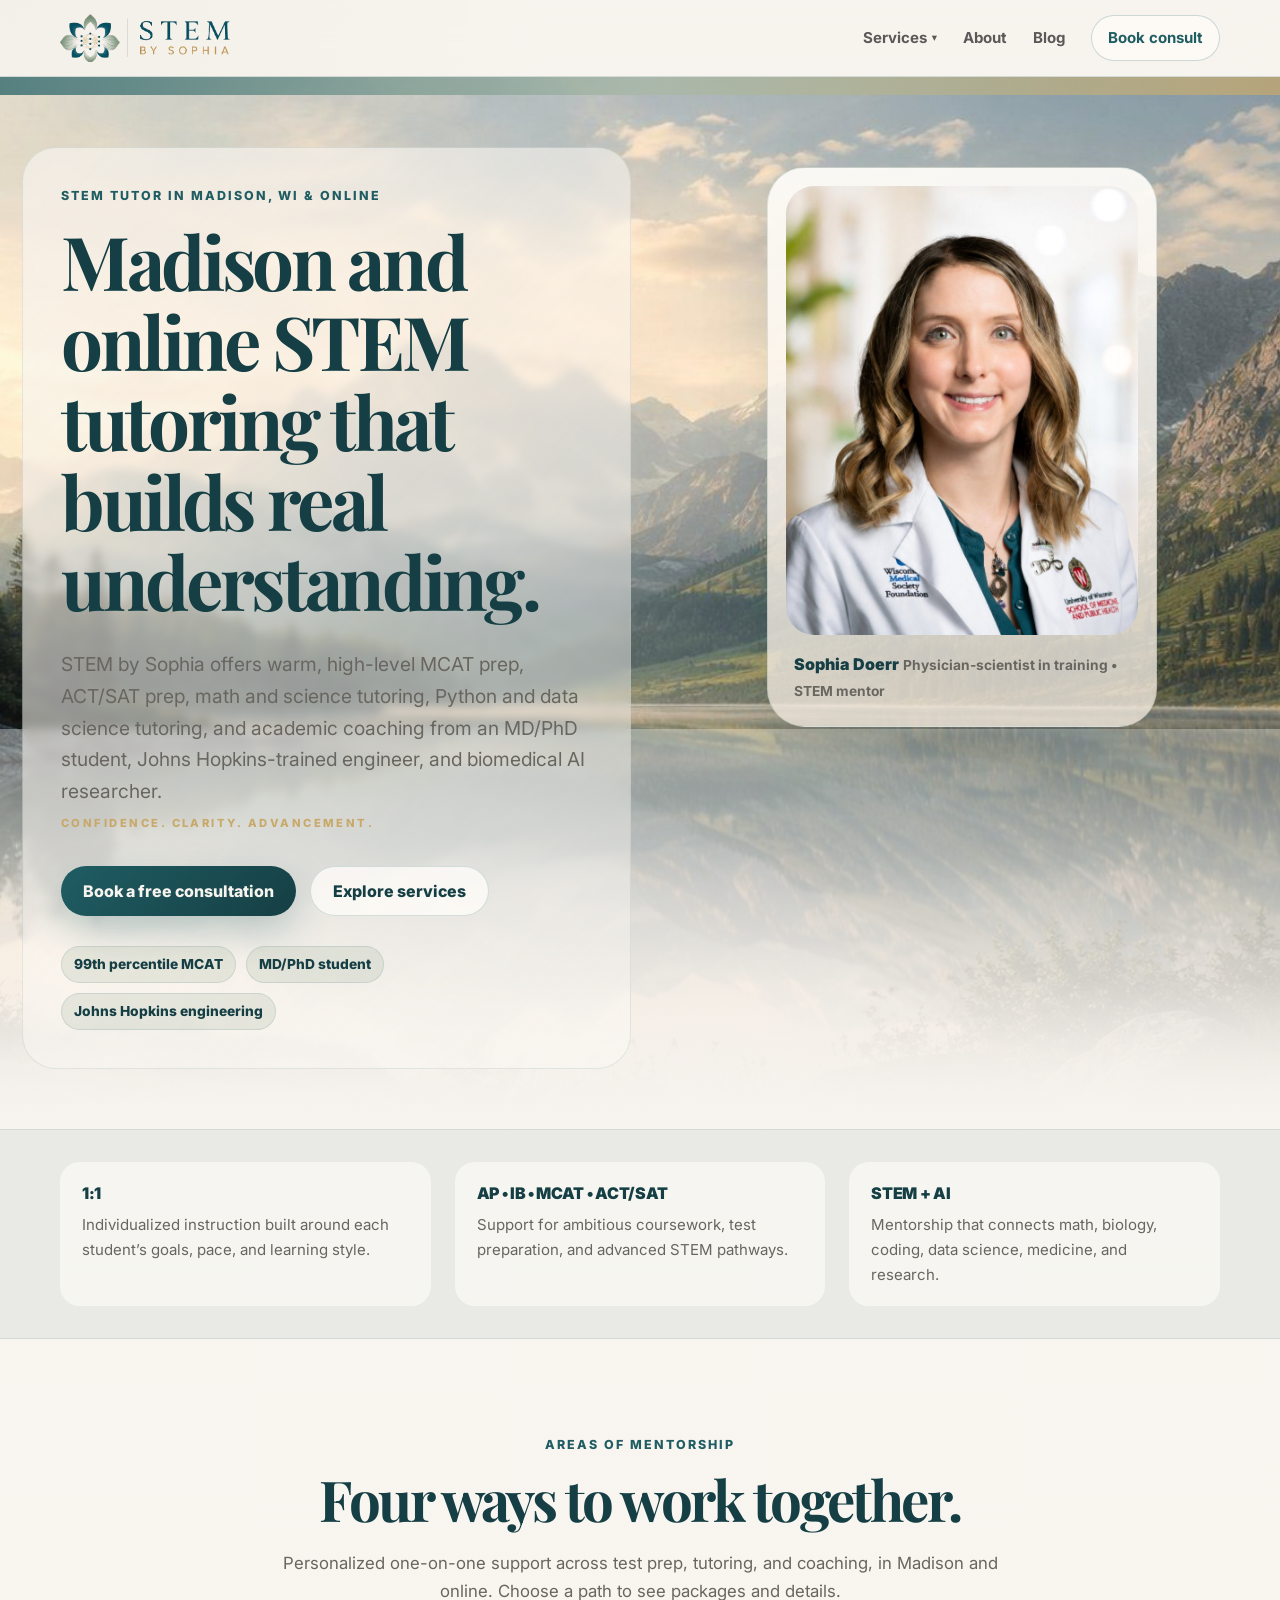
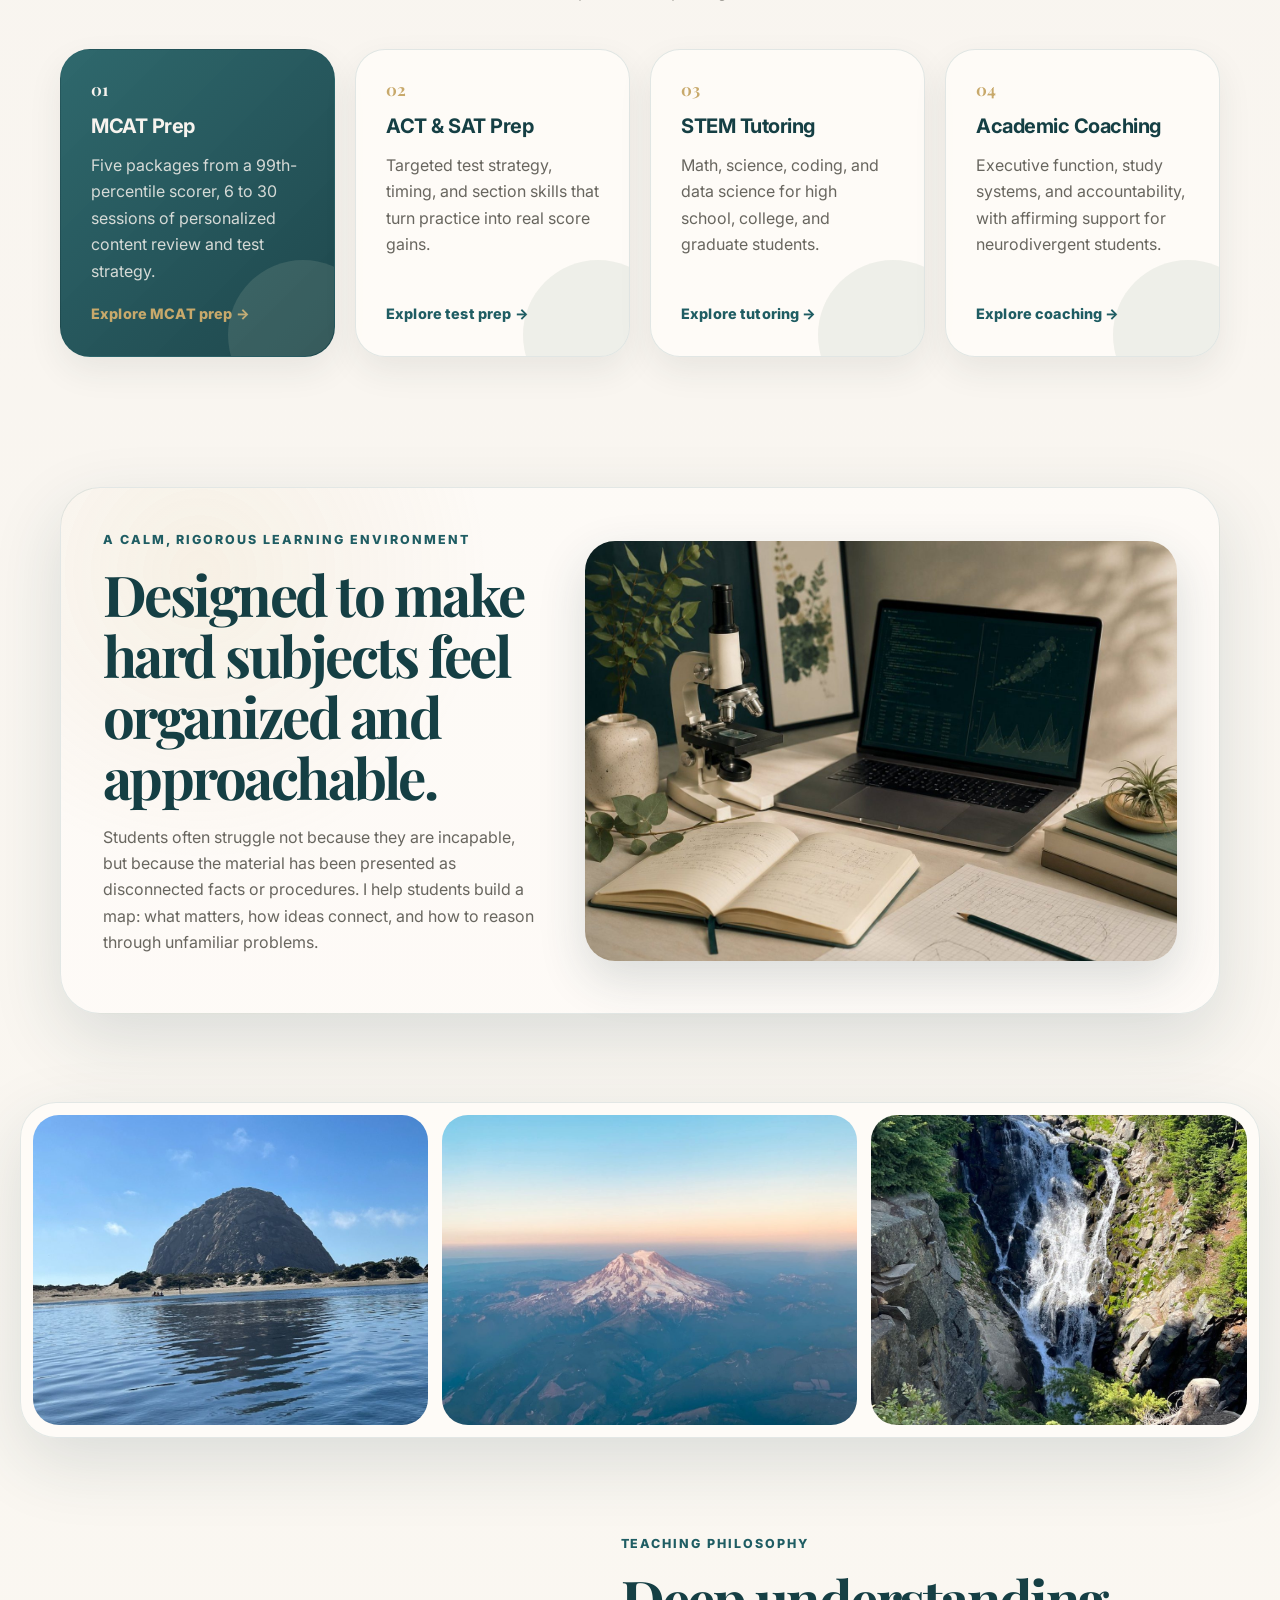
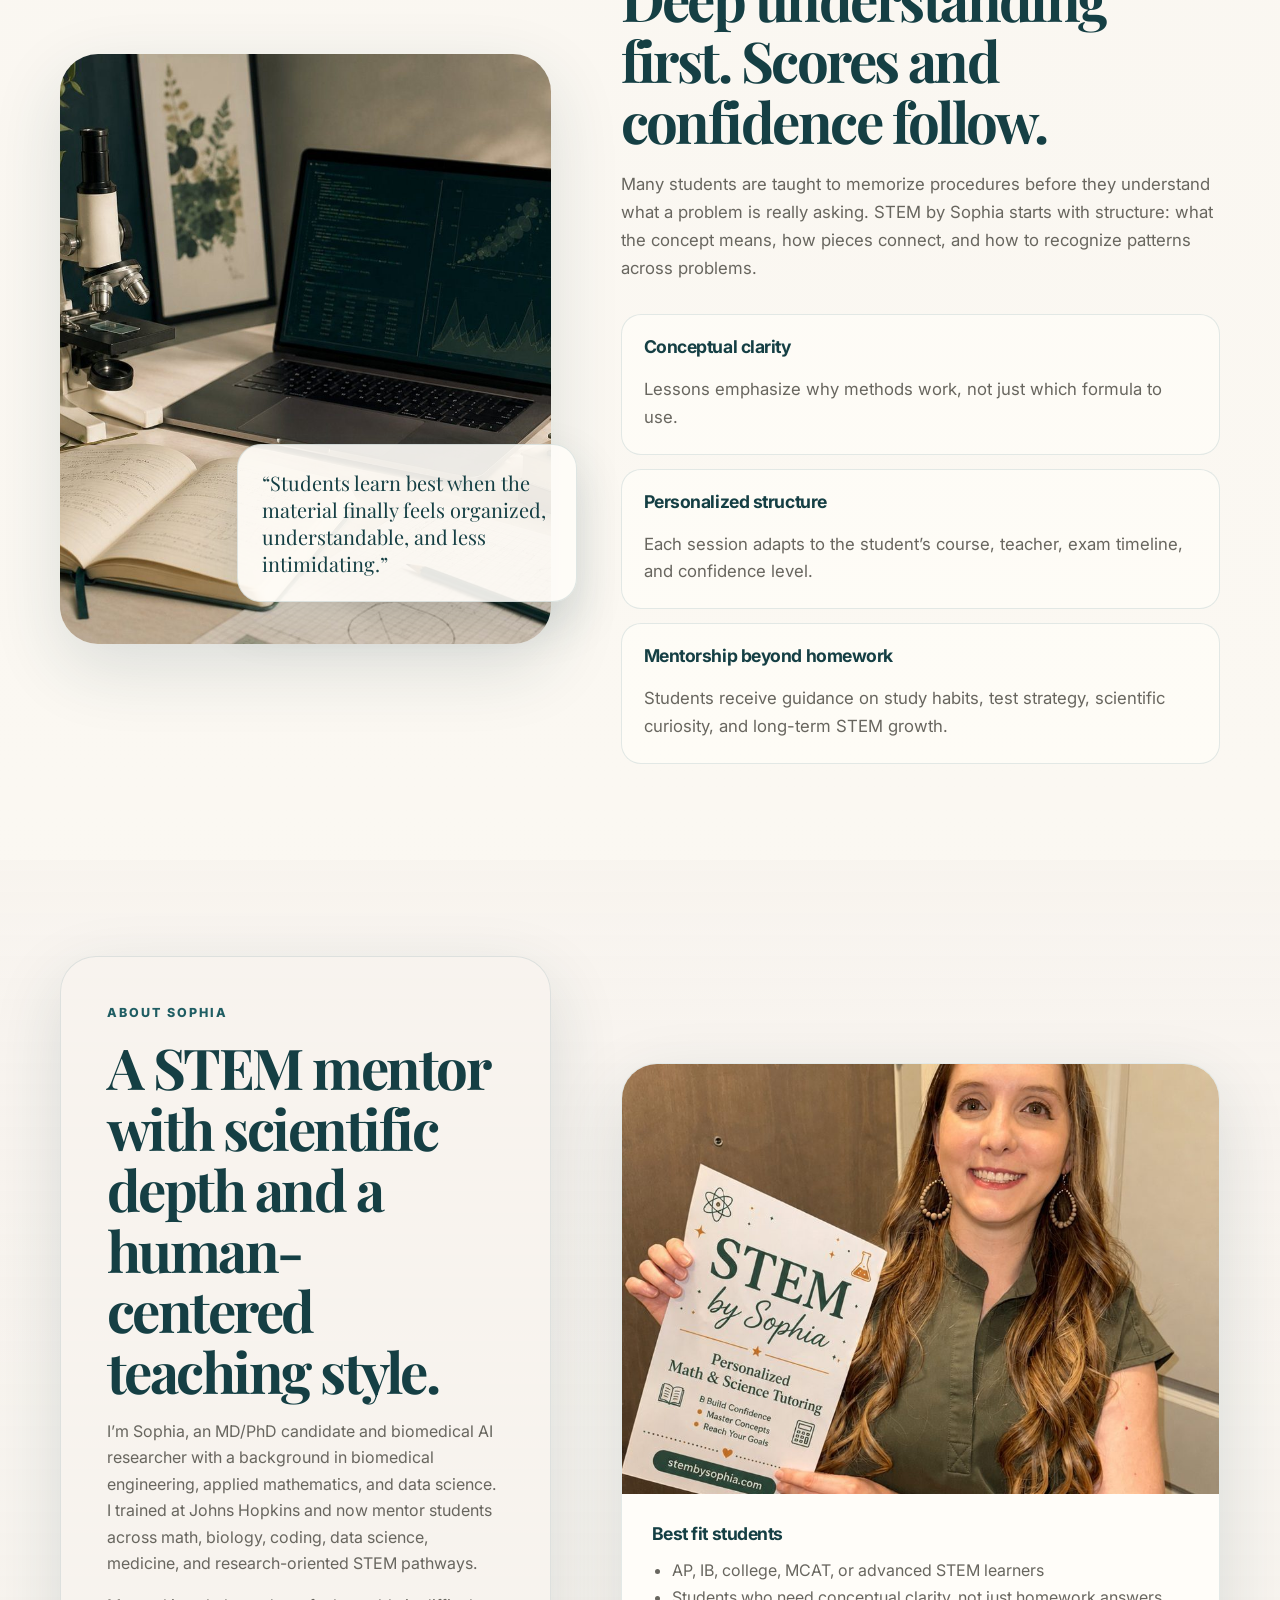
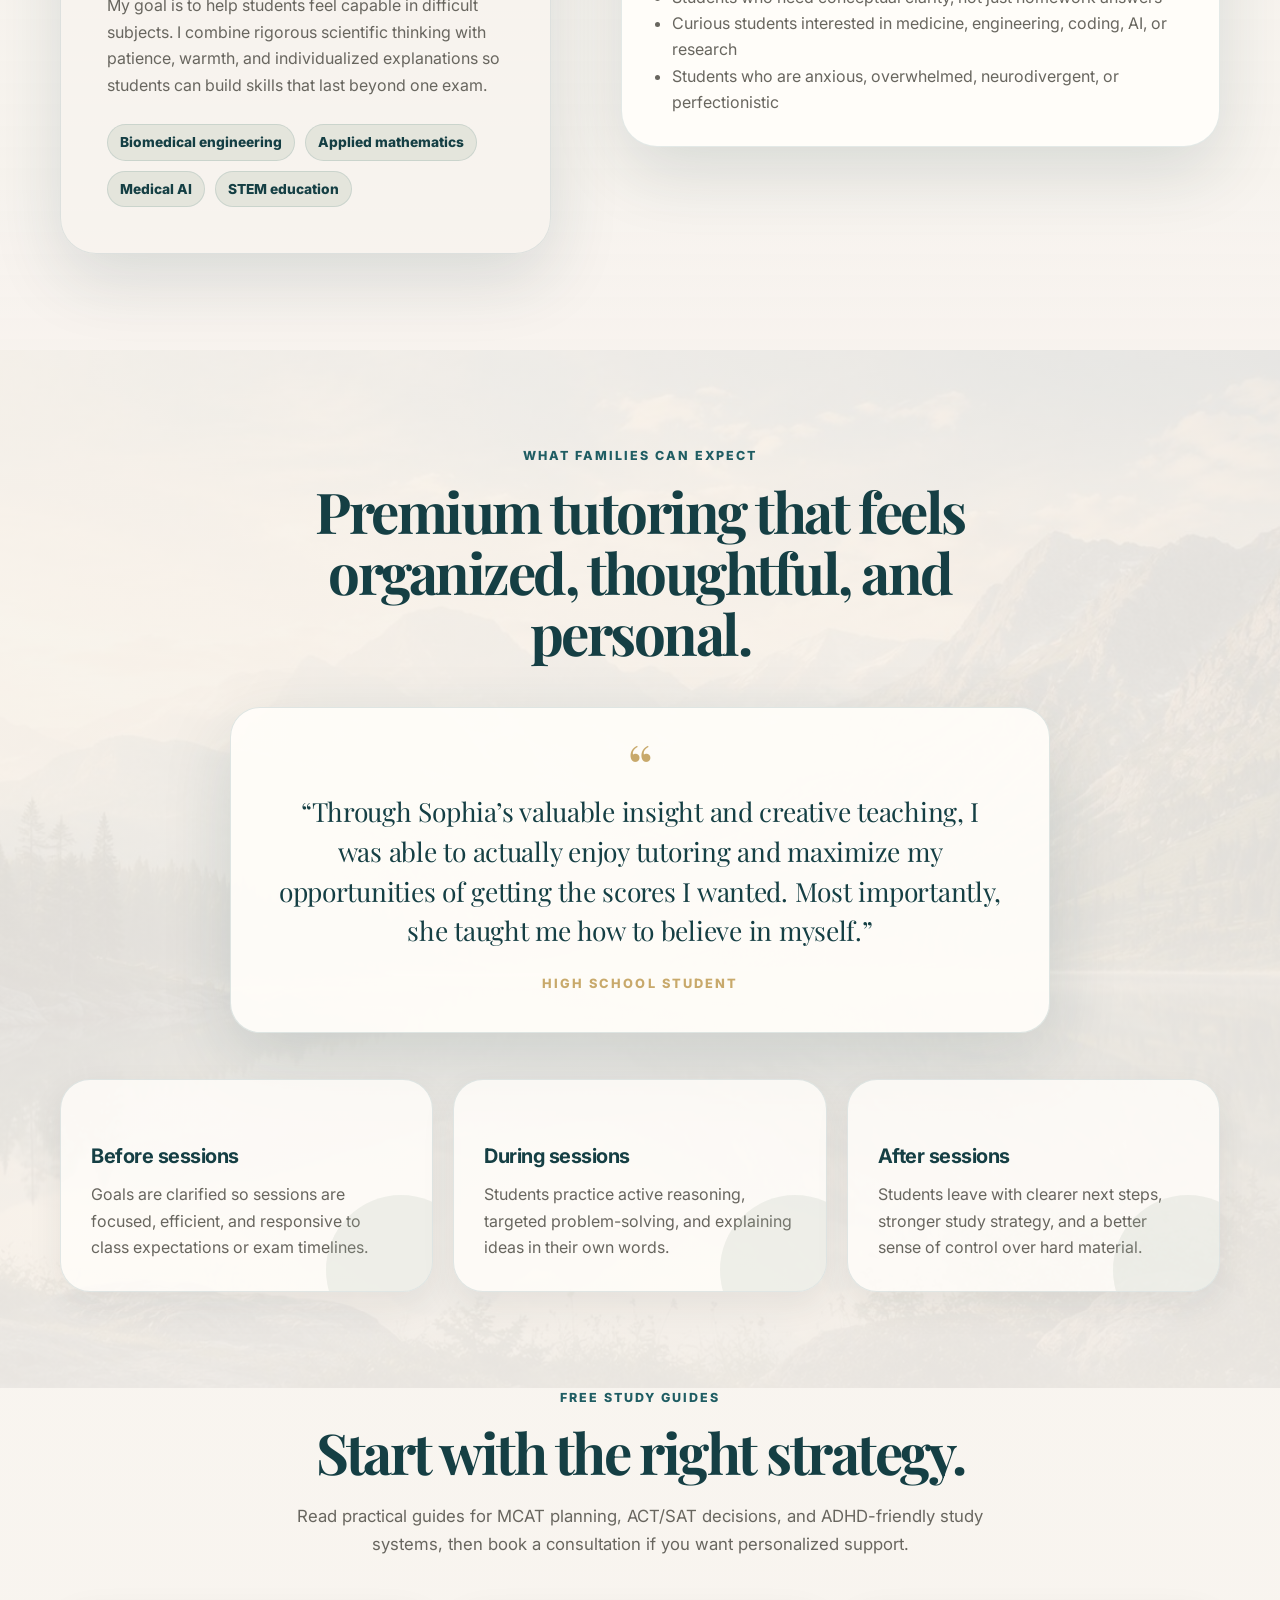
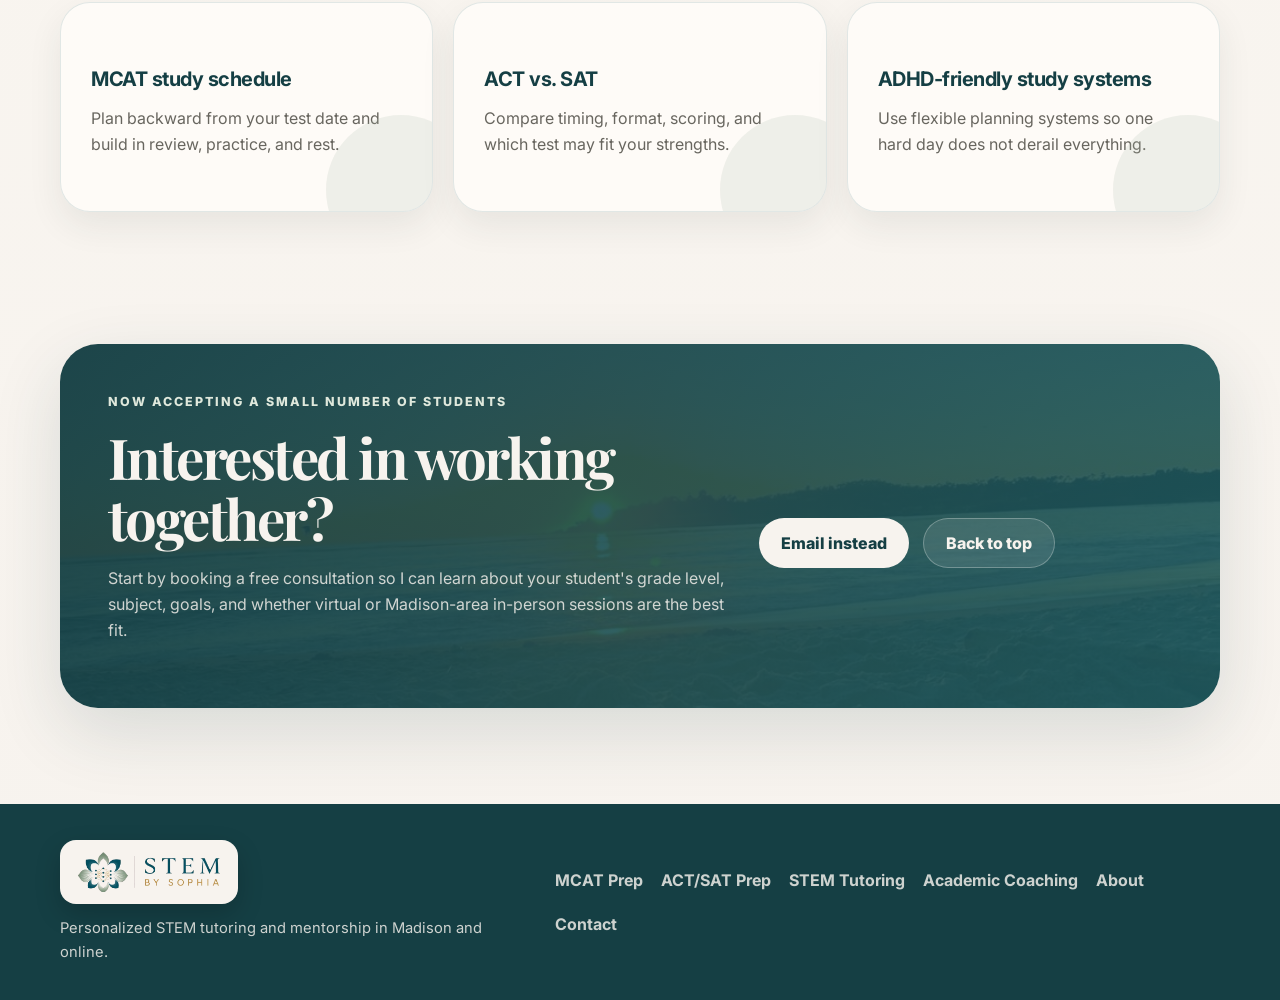
<file: index.html>
<!DOCTYPE html>
<html lang="en">
<head>
  <meta charset="UTF-8" />
  <meta name="viewport" content="width=device-width, initial-scale=1.0" />
  <meta name="description" content="STEM tutoring in Madison, WI and online for MCAT, ACT/SAT, math, science, Python, data science, and academic coaching from an MD/PhD student and biomedical AI researcher." />
  <meta name="keywords" content="STEM tutor Madison WI, MCAT tutor Madison, ACT tutor Madison, SAT tutor Madison, Python tutor Madison, data science tutor, academic coaching Madison, online STEM tutor, MD PhD tutor" />
  <meta name="author" content="Sophia Doerr" />
  <link rel="canonical" href="https://www.stembysophia.com/" />
  <meta property="og:title" content="Madison & Online STEM Tutoring | STEM by Sophia" />
  <meta property="og:description" content="Personalized MCAT prep, ACT/SAT prep, STEM tutoring, Python and data science tutoring, and academic coaching in Madison and online." />
  <meta property="og:type" content="website" />
  <meta property="og:url" content="https://www.stembysophia.com/" />
  <meta property="og:image" content="https://www.stembysophia.com/images/sophia-whitecoat.jpg" />
  <title>Madison & Online STEM Tutoring | STEM by Sophia</title>
  <link rel="preconnect" href="https://fonts.googleapis.com">
  <link rel="preconnect" href="https://fonts.gstatic.com" crossorigin>
  <link href="https://fonts.googleapis.com/css2?family=Inter:wght@400;500;600;700;800;900&family=Playfair+Display:wght@600;700&family=Sacramento&display=swap" rel="stylesheet">
  <link rel="icon" type="image/png" sizes="32x32" href="images/favicon-32.png" />
  <link rel="apple-touch-icon" href="images/favicon-180.png" />
  <link rel="stylesheet" href="style.css" />
  <script type="application/ld+json">
  {
    "@context": "https://schema.org",
    "@type": "EducationalOrganization",
    "name": "STEM by Sophia",
    "url": "https://www.stembysophia.com/",
    "logo": "https://www.stembysophia.com/images/logo.png",
    "image": "https://www.stembysophia.com/images/sophia-whitecoat.jpg",
    "description": "Personalized MCAT prep, ACT/SAT test prep, STEM tutoring, and academic coaching in Madison and online.",
    "slogan": "Confidence. Clarity. Advancement.",
    "email": "hello@stembysophia.com",
    "areaServed": [
      { "@type": "City", "name": "Madison, Wisconsin" },
      { "@type": "Country", "name": "United States" }
    ],
    "founder": {
      "@type": "Person",
      "name": "Sophia Doerr",
      "jobTitle": "MD/PhD Student & STEM Mentor",
      "alumniOf": "Johns Hopkins University"
    }
  }
  </script>
</head>
<body>
  <header class="site-header" id="top">
    <nav class="nav container" aria-label="Primary navigation">
      <a class="brand" href="index.html" aria-label="STEM by Sophia home">
        <img loading="eager" decoding="async" src="images/logo-lockup.png" alt="STEM by Sophia" class="brand-logo" width="525" height="148" />
      </a>
      <button class="nav-toggle" aria-label="Toggle navigation menu" aria-expanded="false" aria-controls="navLinks">
        <span></span>
      </button>
      <div class="nav-links" id="navLinks">
        <div class="has-dropdown">
          <a href="#" class="dropdown-trigger" aria-haspopup="true" aria-expanded="false">Services <span class="caret">&#9662;</span></a>
          <div class="dropdown">
            <a href="mcat.html">MCAT Prep<span>6&ndash;30 session packages</span></a>
            <a href="test-prep.html">ACT &amp; SAT Prep<span>Targeted test strategy</span></a>
            <a href="tutoring.html">STEM Tutoring<span>Math &amp; science, HS&ndash;grad</span></a>
            <a href="academic-coaching.html">Academic Coaching<span>Especially ND students</span></a>
          </div>
        </div>
        <a href="about.html">About</a>
        <a href="blog.html">Blog</a>
        <a href="#contact" class="nav-cta">Book consult</a>
      </div>
    </nav>
  </header>

  <main>
    <section class="hero section-padding">
      <div class="hero-background" aria-hidden="true">
        <img loading="eager" decoding="async" src="images/hero-mountain-lake.jpg" alt="" />
      </div>
      <div class="container hero-grid">
        <div class="hero-copy reveal">
          <p class="eyebrow">STEM tutor in Madison, WI &amp; online</p>
          <h1>Madison and online STEM tutoring that builds real understanding.</h1>
          <p class="hero-lede">
            STEM by Sophia offers warm, high-level MCAT prep, ACT/SAT prep, math and science tutoring, Python and data science tutoring, and academic coaching from an MD/PhD student, Johns Hopkins-trained engineer, and biomedical AI researcher.
          </p>
          <p class="brand-tagline">Confidence. Clarity. Advancement.</p>
          <div class="hero-actions">
            <a class="button button-primary" href="#contact">Book a free consultation</a>
            <a class="button button-secondary" href="#mentorship">Explore services</a>
          </div>
          <div class="credential-strip" aria-label="Key credentials">
            <span>99th percentile MCAT</span>
            <span>MD/PhD student</span>
            <span>Johns Hopkins engineering</span>
          </div>
        </div>

        <div class="hero-visual" aria-label="Sophia Doerr professional portrait">
          <div class="portrait-card main-portrait reveal" data-delay="2">
            <img loading="eager" decoding="async" src="images/sophia-whitecoat.jpg" alt="Sophia Doerr in a white coat" class="portrait" />
            <div class="portrait-caption">
              <strong>Sophia Doerr</strong>
              <span>Physician-scientist in training &bull; STEM mentor</span>
            </div>
          </div>
        </div>
      </div>
    </section>

    <section class="trust-bar">
      <div class="container trust-grid">
        <div class="reveal">
          <span class="trust-number">1:1</span>
          <p>Individualized instruction built around each student&rsquo;s goals, pace, and learning style.</p>
        </div>
        <div class="reveal" data-delay="1">
          <span class="trust-number">AP &bull; IB &bull; MCAT &bull; ACT/SAT</span>
          <p>Support for ambitious coursework, test preparation, and advanced STEM pathways.</p>
        </div>
        <div class="reveal" data-delay="2">
          <span class="trust-number">STEM + AI</span>
          <p>Mentorship that connects math, biology, coding, data science, medicine, and research.</p>
        </div>
      </div>
    </section>

    <section class="section-padding" id="mentorship">
      <div class="container">
        <div class="section-heading centered reveal">
          <p class="eyebrow">Areas of mentorship</p>
          <h2>Four ways to work together.</h2>
          <p>
            Personalized one-on-one support across test prep, tutoring, and coaching, in Madison and online. Choose a path to see packages and details.
          </p>
        </div>

        <div class="card-grid services-grid offerings-grid">
          <a class="service-card accent-card card-link reveal" href="mcat.html">
            <span class="card-icon">01</span>
            <h3>MCAT Prep</h3>
            <p>Five packages from a 99th-percentile scorer, 6 to 30 sessions of personalized content review and test strategy.</p>
            <span class="card-more">Explore MCAT prep &rarr;</span>
          </a>
          <a class="service-card card-link reveal" data-delay="1" href="test-prep.html">
            <span class="card-icon">02</span>
            <h3>ACT &amp; SAT Prep</h3>
            <p>Targeted test strategy, timing, and section skills that turn practice into real score gains.</p>
            <span class="card-more">Explore test prep &rarr;</span>
          </a>
          <a class="service-card card-link reveal" data-delay="2" href="tutoring.html">
            <span class="card-icon">03</span>
            <h3>STEM Tutoring</h3>
            <p>Math, science, coding, and data science for high school, college, and graduate students.</p>
            <span class="card-more">Explore tutoring &rarr;</span>
          </a>
          <a class="service-card card-link reveal" data-delay="3" href="academic-coaching.html">
            <span class="card-icon">04</span>
            <h3>Academic Coaching</h3>
            <p>Executive function, study systems, and accountability, with affirming support for neurodivergent students.</p>
            <span class="card-more">Explore coaching &rarr;</span>
          </a>
        </div>
      </div>
    </section>

    <section class="visual-story-section">
      <div class="container visual-story-grid">
        <div class="visual-story-copy reveal">
          <p class="eyebrow">A calm, rigorous learning environment</p>
          <h2>Designed to make hard subjects feel organized and approachable.</h2>
          <p>
            Students often struggle not because they are incapable, but because the material has been presented as disconnected facts or procedures. I help students build a map: what matters, how ideas connect, and how to reason through unfamiliar problems.
          </p>
        </div>
        <div class="study-image-card reveal" data-delay="1">
          <img loading="lazy" decoding="async" src="images/stem-desk.jpg" alt="A calm STEM study desk with notebook, microscope, laptop, and graphs" />
        </div>
      </div>
    </section>

    <section class="image-band" aria-label="Nature and curiosity imagery">
      <img loading="lazy" decoding="async" src="images/nature-morro-rock.jpg" alt="Morro Rock and calm coastline" />
      <img loading="lazy" decoding="async" src="images/nature-rainier-aerial.jpg" alt="Aerial view of Mount Rainier" />
      <img loading="lazy" decoding="async" src="images/nature-waterfall.jpg" alt="Waterfall surrounded by greenery" />
    </section>

    <section class="section-padding approach-section" id="approach">
      <div class="container split-grid">
        <div class="media-panel reveal">
          <img loading="lazy" decoding="async" src="images/stem-desk.jpg" alt="STEM workspace with microscope, notebook, coding, and data visualization" />
          <div class="quote-card">
            <p>&ldquo;Students learn best when the material finally feels organized, understandable, and less intimidating.&rdquo;</p>
          </div>
        </div>

        <div class="section-heading reveal" data-delay="1">
          <p class="eyebrow">Teaching philosophy</p>
          <h2>Deep understanding first. Scores and confidence follow.</h2>
          <p>
            Many students are taught to memorize procedures before they understand what a problem is really asking. STEM by Sophia starts with structure: what the concept means, how pieces connect, and how to recognize patterns across problems.
          </p>
          <div class="feature-list">
            <div class="feature-item">
              <h3>Conceptual clarity</h3>
              <p>Lessons emphasize why methods work, not just which formula to use.</p>
            </div>
            <div class="feature-item">
              <h3>Personalized structure</h3>
              <p>Each session adapts to the student&rsquo;s course, teacher, exam timeline, and confidence level.</p>
            </div>
            <div class="feature-item">
              <h3>Mentorship beyond homework</h3>
              <p>Students receive guidance on study habits, test strategy, scientific curiosity, and long-term STEM growth.</p>
            </div>
          </div>
        </div>
      </div>
    </section>

    <section class="section-padding about-section" id="about">
      <div class="container about-grid">
        <div class="about-copy reveal">
          <p class="eyebrow">About Sophia</p>
          <h2>A STEM mentor with scientific depth and a human-centered teaching style.</h2>
          <p>
            I&rsquo;m Sophia, an MD/PhD candidate and biomedical AI researcher with a background in biomedical engineering, applied mathematics, and data science. I trained at Johns Hopkins and now mentor students across math, biology, coding, data science, medicine, and research-oriented STEM pathways.
          </p>
          <p>
            My goal is to help students feel capable in difficult subjects. I combine rigorous scientific thinking with patience, warmth, and individualized explanations so students can build skills that last beyond one exam.
          </p>
          <div class="about-badges">
            <span>Biomedical engineering</span>
            <span>Applied mathematics</span>
            <span>Medical AI</span>
            <span>STEM education</span>
          </div>
        </div>
        <div class="about-card reveal" data-delay="1">
          <img loading="lazy" decoding="async" src="images/sophia-sign.jpg" alt="Sophia holding a STEM by Sophia sign" />
          <div class="about-card-content">
            <h3>Best fit students</h3>
            <ul>
              <li>AP, IB, college, MCAT, or advanced STEM learners</li>
              <li>Students who need conceptual clarity, not just homework answers</li>
              <li>Curious students interested in medicine, engineering, coding, AI, or research</li>
              <li>Students who are anxious, overwhelmed, neurodivergent, or perfectionistic</li>
            </ul>
          </div>
        </div>
      </div>
    </section>

    <section class="section-padding testimonials-section">
      <div class="container">
        <div class="section-heading centered reveal">
          <p class="eyebrow">What families can expect</p>
          <h2>Premium tutoring that feels organized, thoughtful, and personal.</h2>
        </div>
        <figure class="testimonial reveal">
          <blockquote>&ldquo;Through Sophia&rsquo;s valuable insight and creative teaching, I was able to actually enjoy tutoring and maximize my opportunities of getting the scores I wanted. Most importantly, she taught me how to believe in myself.&rdquo;</blockquote>
          <figcaption>High school student</figcaption>
        </figure>
        <div class="expectation-grid">
          <div class="expectation-card reveal">
            <h3>Before sessions</h3>
            <p>Goals are clarified so sessions are focused, efficient, and responsive to class expectations or exam timelines.</p>
          </div>
          <div class="expectation-card reveal" data-delay="1">
            <h3>During sessions</h3>
            <p>Students practice active reasoning, targeted problem-solving, and explaining ideas in their own words.</p>
          </div>
          <div class="expectation-card reveal" data-delay="2">
            <h3>After sessions</h3>
            <p>Students leave with clearer next steps, stronger study strategy, and a better sense of control over hard material.</p>
          </div>
        </div>
      </div>
    </section>

    <section class="section-padding related-guides-section" style="padding-top:0;">
      <div class="container">
        <div class="section-heading centered reveal">
          <p class="eyebrow">Free study guides</p>
          <h2>Start with the right strategy.</h2>
          <p>Read practical guides for MCAT planning, ACT/SAT decisions, and ADHD-friendly study systems, then book a consultation if you want personalized support.</p>
        </div>
        <div class="card-grid expectation-grid">
          <a class="expectation-card reveal" href="blog-mcat-study-schedule.html">
            <h3>MCAT study schedule</h3>
            <p>Plan backward from your test date and build in review, practice, and rest.</p>
          </a>
          <a class="expectation-card reveal" href="blog-act-vs-sat.html">
            <h3>ACT vs. SAT</h3>
            <p>Compare timing, format, scoring, and which test may fit your strengths.</p>
          </a>
          <a class="expectation-card reveal" href="blog-adhd-study-systems.html">
            <h3>ADHD-friendly study systems</h3>
            <p>Use flexible planning systems so one hard day does not derail everything.</p>
          </a>
        </div>
      </div>
    </section>

    <section class="cta-section" id="contact">
      <div class="container cta-card reveal">
        <div>
          <p class="eyebrow">Now accepting a small number of students</p>
          <h2>Interested in working together?</h2>
          <p>
            Start by booking a free consultation so I can learn about your student's grade level, subject, goals, and whether virtual or Madison-area in-person sessions are the best fit.
          </p>
        </div>

        <div class="cta-actions booking-actions">
        <!-- Start Square Appointments Embed Code -->
      <script src="https://square.site/appointments/buyer/widget/3b6ggubn26pd8r/LTJK2GXPA65BX.js"></script>
      <!-- End Square Appointments Embed Code -->
          <a class="button button-primary" href="mailto:hello@stembysophia.com?subject=Tutoring%20Inquiry%20for%20STEM%20by%20Sophia&body=Hi%20Sophia%2C%0A%0AI%27m%20interested%20in%20tutoring%20or%20mentorship.%20Here%20is%20some%20information%20about%20the%20student%3A%0A%0AGrade%20level%3A%0ASubjects%3A%0AGoals%3A%0AVirtual%20or%20in-person%3A%0A%0AThank%20you!">Email instead</a>
          <a class="button button-secondary" href="#top">Back to top</a>
        </div>
      </div>
    </section>
  </main>

  <footer class="site-footer">
    <div class="container footer-grid">
      <div>
        <a class="brand footer-brand" href="index.html" aria-label="STEM by Sophia home">
          <span class="footer-logo-chip"><img loading="lazy" decoding="async" src="images/logo-lockup.png" alt="STEM by Sophia" /></span>
        </a>
        <p>Personalized STEM tutoring and mentorship in Madison and online.</p>
      </div>
      <div class="footer-links">
        <a href="mcat.html">MCAT Prep</a>
        <a href="test-prep.html">ACT/SAT Prep</a>
        <a href="tutoring.html">STEM Tutoring</a>
        <a href="academic-coaching.html">Academic Coaching</a>
        <a href="#about">About</a>
        <a href="mailto:hello@stembysophia.com">Contact</a>
      </div>
    </div>
  </footer>
  <script src="main.js"></script>
</body>
</html>
</file>
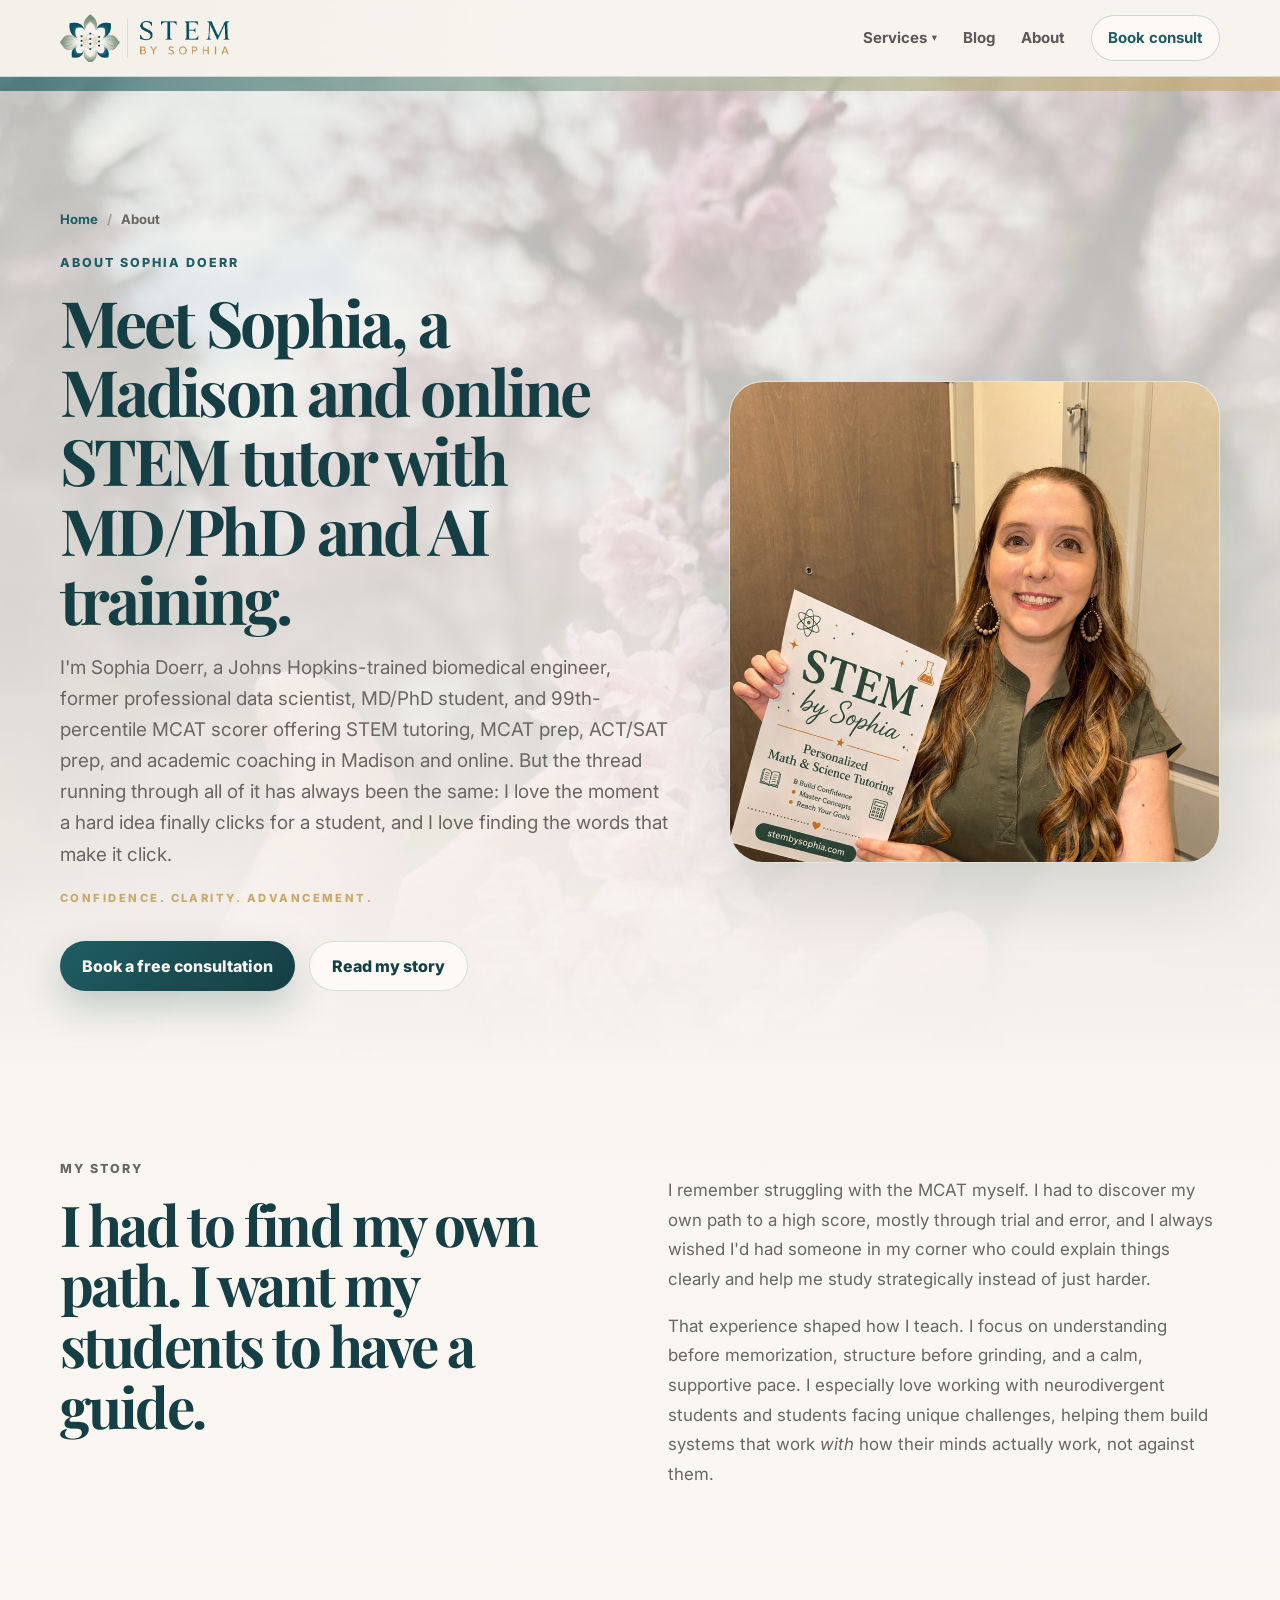
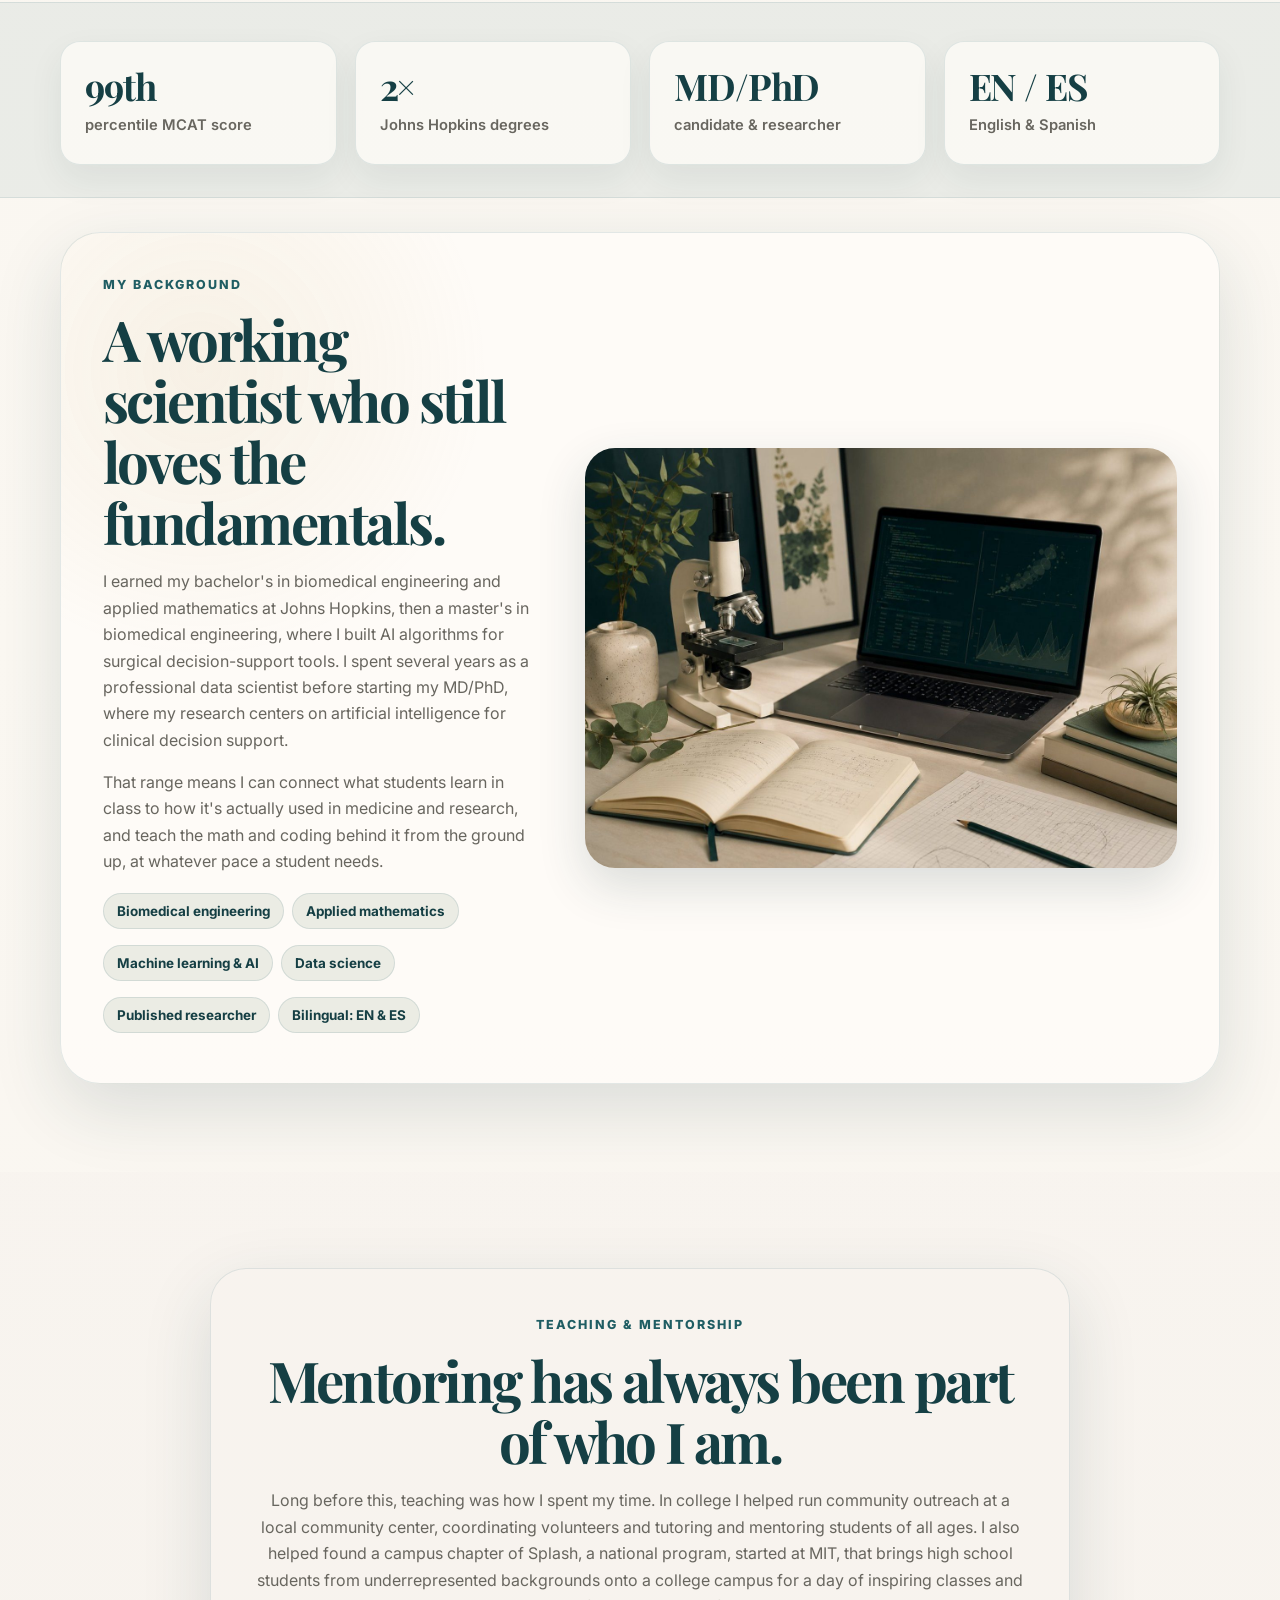
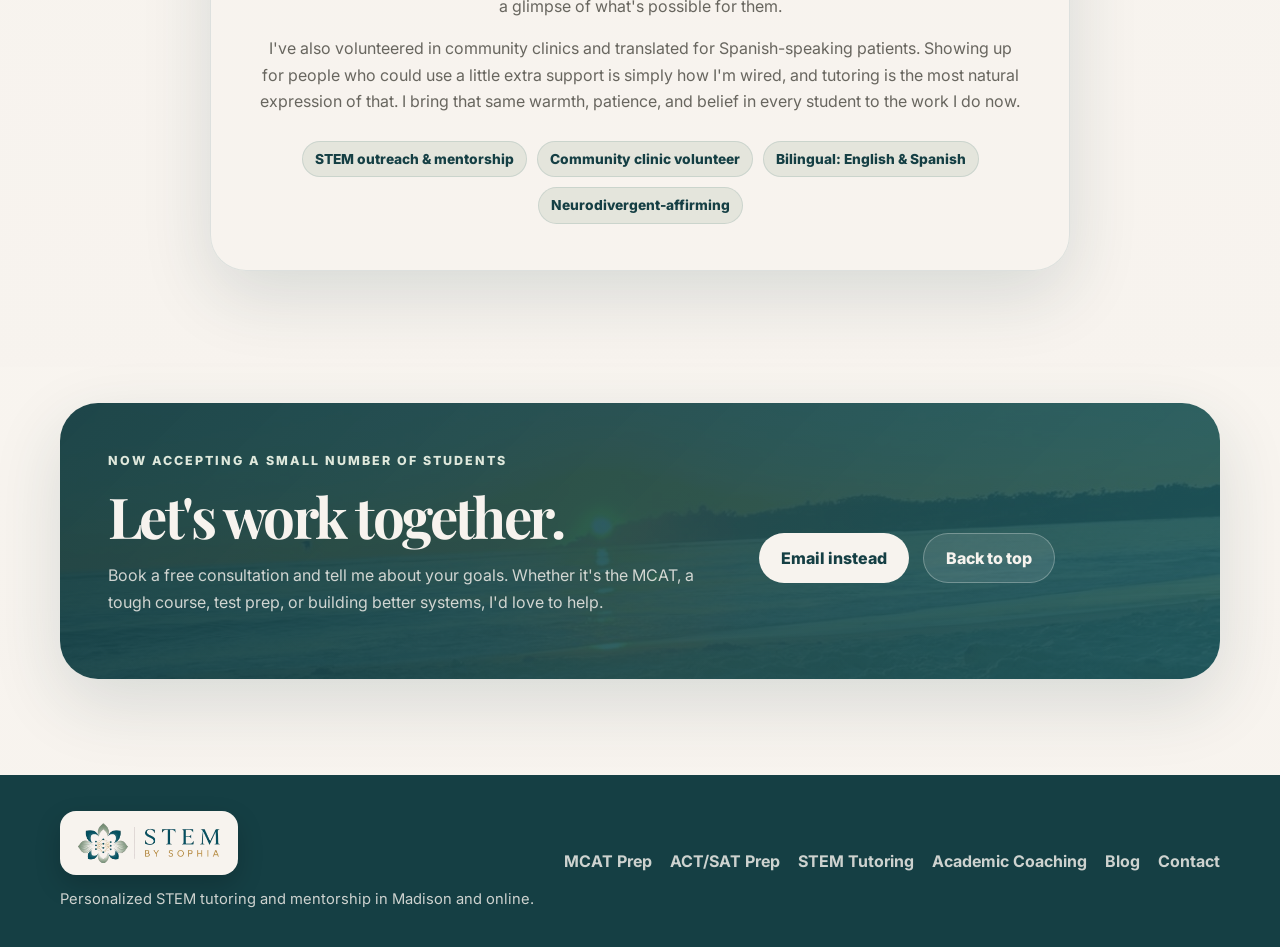
<file: about.html>
<!DOCTYPE html>
<html lang="en">
<head>
  <meta charset="UTF-8" />
  <meta name="viewport" content="width=device-width, initial-scale=1.0" />
  <meta name="description" content="Meet Sophia Doerr, a Madison and online STEM tutor, Johns Hopkins-trained biomedical engineer, former data scientist, MD/PhD student, and 99th-percentile MCAT scorer." />
  <meta name="keywords" content="Sophia Doerr STEM tutor, Madison STEM tutor, Madison MCAT tutor, Johns Hopkins engineer tutor, MD PhD tutor, biomedical AI researcher, neurodivergent friendly tutor" />
  <meta name="author" content="Sophia" />
  <link rel="canonical" href="https://www.stembysophia.com/about.html" />
  <meta property="og:title" content="About Sophia Doerr | STEM Tutor & MCAT Mentor" />
  <meta property="og:description" content="Johns Hopkins-trained biomedical engineer, former data scientist, MD/PhD student, and 99th-percentile MCAT scorer offering STEM tutoring and mentorship." />
  <meta property="og:type" content="profile" />
  <meta property="og:url" content="https://www.stembysophia.com/about.html" />
  <meta property="og:image" content="https://www.stembysophia.com/images/sophia-sign.jpg" />
  <title>About Sophia Doerr | Madison STEM Tutor</title>
  <link rel="preconnect" href="https://fonts.googleapis.com">
  <link rel="preconnect" href="https://fonts.gstatic.com" crossorigin>
  <link href="https://fonts.googleapis.com/css2?family=Inter:wght@400;500;600;700;800;900&family=Playfair+Display:wght@600;700&family=Sacramento&display=swap" rel="stylesheet">
  <link rel="icon" type="image/png" sizes="32x32" href="images/favicon-32.png" />
  <link rel="apple-touch-icon" href="images/favicon-180.png" />
  <link rel="stylesheet" href="style.css" />
  <script type="application/ld+json">
  {
    "@context": "https://schema.org",
    "@type": "ProfilePage",
    "mainEntity": {
      "@type": "Person",
      "name": "Sophia",
      "jobTitle": "STEM Tutor & Mentor",
      "description": "Johns Hopkins-trained biomedical engineer, former data scientist, MD/PhD candidate, and 99th-percentile MCAT scorer who tutors and mentors students in STEM.",
      "alumniOf": { "@type": "CollegeOrUniversity", "name": "Johns Hopkins University" },
      "knowsAbout": ["MCAT preparation", "Biomedical engineering", "Applied mathematics", "Machine learning", "Data science", "STEM education"],
      "knowsLanguage": ["English", "Spanish"],
      "worksFor": { "@type": "EducationalOrganization", "name": "STEM by Sophia", "url": "https://www.stembysophia.com/" }
    }
  }
  </script>
</head>
<body>
  <header class="site-header" id="top">
    <nav class="nav container" aria-label="Primary navigation">
      <a class="brand" href="index.html" aria-label="STEM by Sophia home">
        <img loading="eager" decoding="async" src="images/logo-lockup.png" alt="STEM by Sophia" class="brand-logo" width="525" height="148" />
      </a>
      <button class="nav-toggle" aria-label="Toggle navigation menu" aria-expanded="false" aria-controls="navLinks">
        <span></span>
      </button>
      <div class="nav-links" id="navLinks">
        <div class="has-dropdown">
          <a href="index.html#mentorship" class="dropdown-trigger" aria-haspopup="true" aria-expanded="false">Services <span class="caret">&#9662;</span></a>
          <div class="dropdown">
            <a href="mcat.html">MCAT Prep<span>6&ndash;30 session packages</span></a>
            <a href="test-prep.html">ACT &amp; SAT Prep<span>Targeted test strategy</span></a>
            <a href="tutoring.html">STEM Tutoring<span>Math &amp; science, HS&ndash;grad</span></a>
            <a href="academic-coaching.html">Academic Coaching<span>Especially ND students</span></a>
          </div>
        </div>
        <a href="blog.html">Blog</a>
        <a href="about.html">About</a>
        <a href="#contact" class="nav-cta">Book consult</a>
      </div>
    </nav>
  </header>

  <main>
    <section class="page-hero">
      <div class="page-hero-bg" aria-hidden="true">
        <img loading="eager" decoding="async" src="images/nature-cherry-blossom.jpg" alt="" />
      </div>
      <div class="container">
        <nav class="breadcrumb reveal" aria-label="Breadcrumb">
          <a href="index.html">Home</a><span class="sep">/</span><span>About</span>
        </nav>
        <div class="about-hero-grid">
          <div class="reveal">
            <p class="eyebrow">About Sophia Doerr</p>
            <h1>Meet Sophia, a Madison and online STEM tutor with MD/PhD and AI training.</h1>
            <p class="bio-lead">
              I'm Sophia Doerr, a Johns Hopkins-trained biomedical engineer, former professional data scientist, MD/PhD student, and 99th-percentile MCAT scorer offering STEM tutoring, MCAT prep, ACT/SAT prep, and academic coaching in Madison and online. But the thread running through all of it has always been the same: I love the moment a hard idea finally clicks for a student, and I love finding the words that make it click.
            </p>
            <p class="brand-tagline">Confidence. Clarity. Advancement.</p>
            <div class="hero-actions">
              <a class="button button-primary" href="#contact">Book a free consultation</a>
              <a class="button button-secondary" href="#story">Read my story</a>
            </div>
          </div>
          <div class="about-portrait reveal" data-delay="2">
            <img loading="eager" decoding="async" src="images/sophia-sign.jpg" alt="Sophia holding a STEM by Sophia sign" />
          </div>
        </div>
      </div>
    </section>

    <section class="section-padding" id="story">
      <div class="container">
        <div class="prose-split">
          <div class="reveal">
            <p class="eyebrow">My story</p>
            <h2>I had to find my own path. I want my students to have a guide.</h2>
          </div>
          <div class="reveal" data-delay="1">
            <p style="color:var(--muted);font-size:1.06rem;line-height:1.75;">
              I remember struggling with the MCAT myself. I had to discover my own path to a high score, mostly through trial and error, and I always wished I'd had someone in my corner who could explain things clearly and help me study strategically instead of just harder.
            </p>
            <p style="color:var(--muted);font-size:1.06rem;line-height:1.75;">
              That experience shaped how I teach. I focus on understanding before memorization, structure before grinding, and a calm, supportive pace. I especially love working with neurodivergent students and students facing unique challenges, helping them build systems that work <em>with</em> how their minds actually work, not against them.
            </p>
          </div>
        </div>
      </div>
    </section>

    <section class="trust-bar">
      <div class="container stat-row">
        <div class="stat reveal"><strong>99th</strong><span>percentile MCAT score</span></div>
        <div class="stat reveal" data-delay="1"><strong>2&times;</strong><span>Johns Hopkins degrees</span></div>
        <div class="stat reveal" data-delay="2"><strong>MD/PhD</strong><span>candidate &amp; researcher</span></div>
        <div class="stat reveal" data-delay="3"><strong>EN / ES</strong><span>English &amp; Spanish</span></div>
      </div>
    </section>

    <section class="visual-story-section">
      <div class="container visual-story-grid">
        <div class="visual-story-copy reveal">
          <p class="eyebrow">My background</p>
          <h2>A working scientist who still loves the fundamentals.</h2>
          <p>
            I earned my bachelor's in biomedical engineering and applied mathematics at Johns Hopkins, then a master's in biomedical engineering, where I built AI algorithms for surgical decision-support tools. I spent several years as a professional data scientist before starting my MD/PhD, where my research centers on artificial intelligence for clinical decision support.
          </p>
          <p style="margin-top:14px;">
            That range means I can connect what students learn in class to how it's actually used in medicine and research, and teach the math and coding behind it from the ground up, at whatever pace a student needs.
          </p>
          <div class="research-list" style="margin-top:18px;display:flex;flex-wrap:wrap;gap:8px;">
            <span class="subject-pill">Biomedical engineering</span>
            <span class="subject-pill">Applied mathematics</span>
            <span class="subject-pill">Machine learning &amp; AI</span>
            <span class="subject-pill">Data science</span>
            <span class="subject-pill">Published researcher</span>
            <span class="subject-pill">Bilingual: EN &amp; ES</span>
          </div>
        </div>
        <div class="study-image-card reveal" data-delay="1">
          <img loading="lazy" decoding="async" src="images/stem-desk.jpg" alt="A study desk with a microscope, laptop showing code and graphs, and a notebook" />
        </div>
      </div>
    </section>

    <section class="section-padding about-section">
      <div class="container">
        <div class="about-copy reveal" style="max-width:860px;margin:0 auto;text-align:center;">
          <p class="eyebrow">Teaching &amp; mentorship</p>
          <h2>Mentoring has always been part of who I am.</h2>
          <p>
            Long before this, teaching was how I spent my time. In college I helped run community outreach at a local community center, coordinating volunteers and tutoring and mentoring students of all ages. I also helped found a campus chapter of Splash, a national program, started at MIT, that brings high school students from underrepresented backgrounds onto a college campus for a day of inspiring classes and a glimpse of what's possible for them.
          </p>
          <p>
            I've also volunteered in community clinics and translated for Spanish-speaking patients. Showing up for people who could use a little extra support is simply how I'm wired, and tutoring is the most natural expression of that. I bring that same warmth, patience, and belief in every student to the work I do now.
          </p>
          <div class="about-badges" style="justify-content:center;">
            <span>STEM outreach &amp; mentorship</span>
            <span>Community clinic volunteer</span>
            <span>Bilingual: English &amp; Spanish</span>
            <span>Neurodivergent-affirming</span>
          </div>
        </div>
      </div>
    </section>

    <section class="cta-section" id="contact">
      <div class="container cta-card reveal">
        <div>
          <p class="eyebrow">Now accepting a small number of students</p>
          <h2>Let's work together.</h2>
          <p>Book a free consultation and tell me about your goals. Whether it's the MCAT, a tough course, test prep, or building better systems, I'd love to help.</p>
        </div>
        <div class="cta-actions booking-actions">
          <!-- Start Square Appointments Embed Code -->
          <script src="https://square.site/appointments/buyer/widget/3b6ggubn26pd8r/LTJK2GXPA65BX.js"></script>
          <!-- End Square Appointments Embed Code -->
          <a class="button button-primary" href="mailto:hello@stembysophia.com?subject=Tutoring%20Inquiry%20for%20STEM%20by%20Sophia">Email instead</a>
          <a class="button button-secondary" href="#top">Back to top</a>
        </div>
      </div>
    </section>
  </main>

  <footer class="site-footer">
    <div class="container footer-grid">
      <div>
        <a class="brand footer-brand" href="index.html" aria-label="STEM by Sophia home">
          <span class="footer-logo-chip"><img loading="lazy" decoding="async" src="images/logo-lockup.png" alt="STEM by Sophia" /></span>
        </a>
        <p>Personalized STEM tutoring and mentorship in Madison and online.</p>
      </div>
      <div class="footer-links">
        <a href="mcat.html">MCAT Prep</a>
        <a href="test-prep.html">ACT/SAT Prep</a>
        <a href="tutoring.html">STEM Tutoring</a>
        <a href="academic-coaching.html">Academic Coaching</a>
        <a href="blog.html">Blog</a>
        <a href="#contact">Contact</a>
      </div>
    </div>
  </footer>
  <script src="main.js"></script>
</body>
</html>
</file>
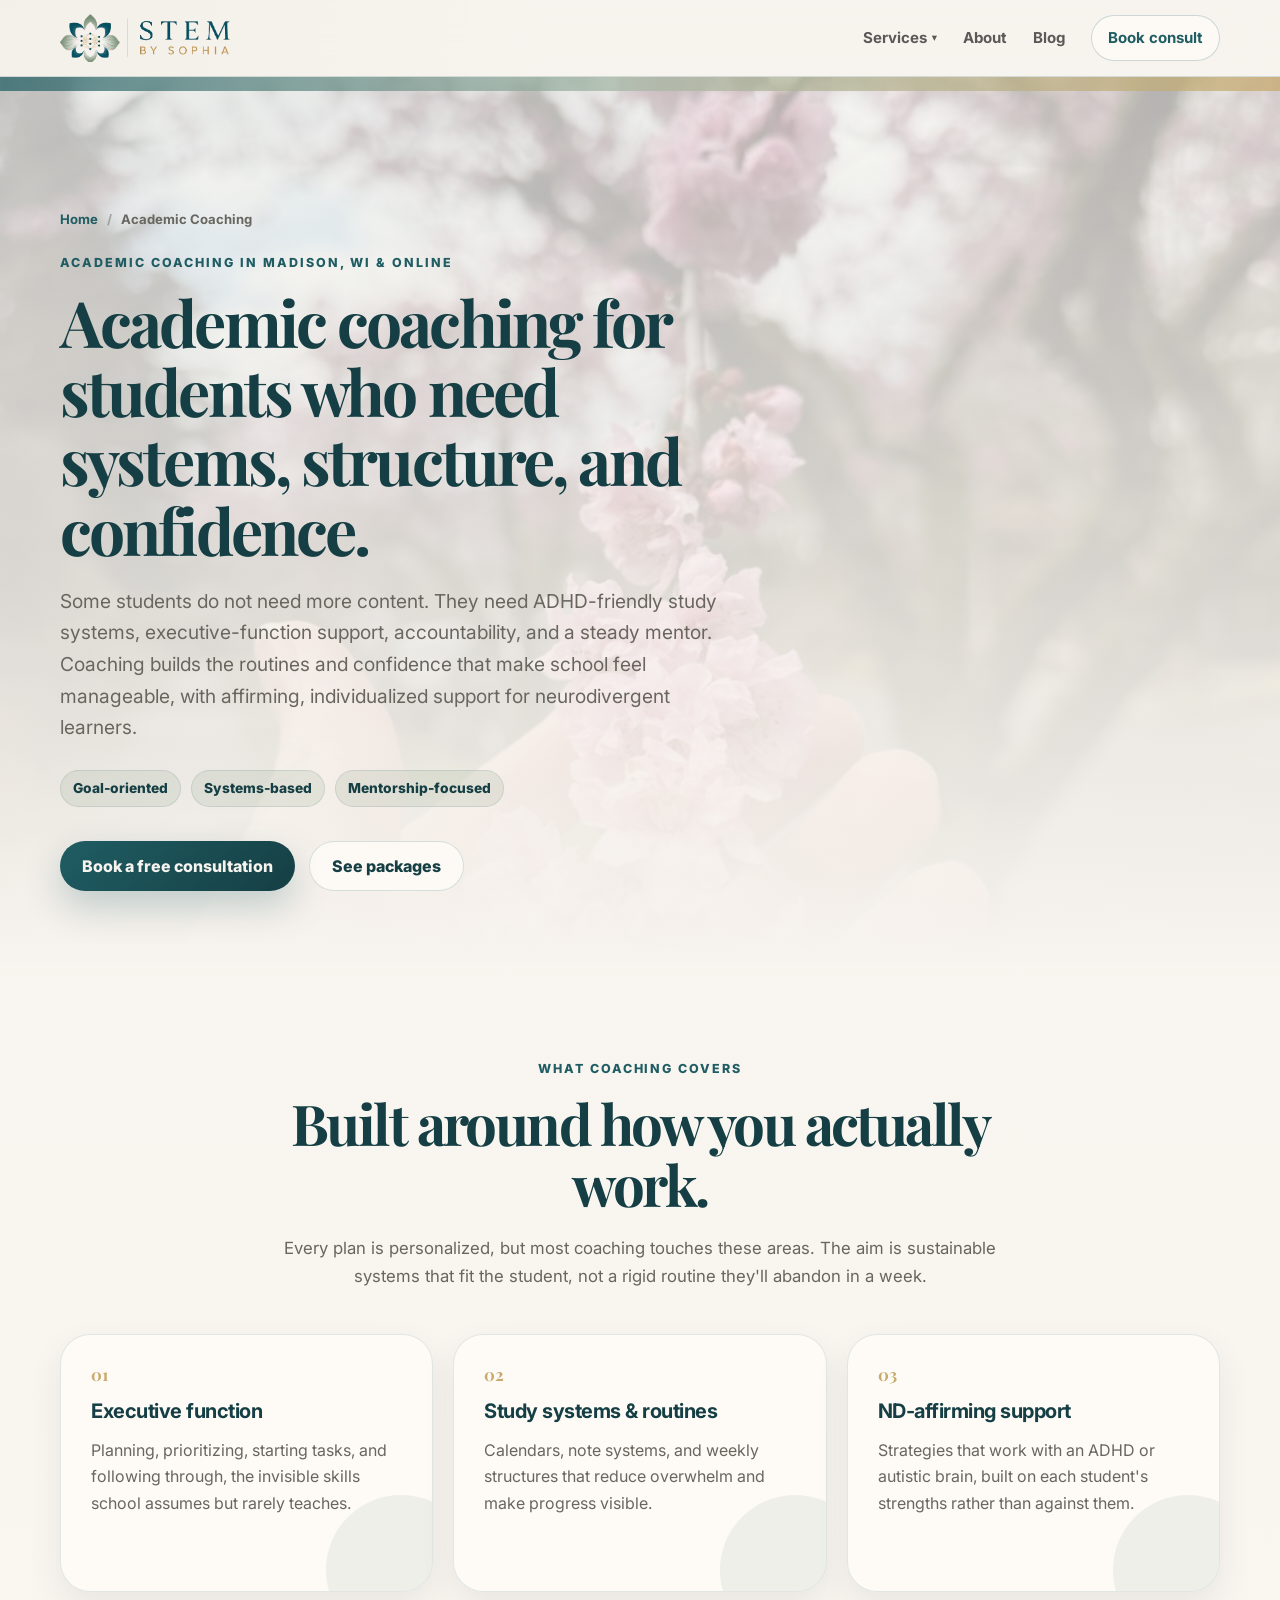
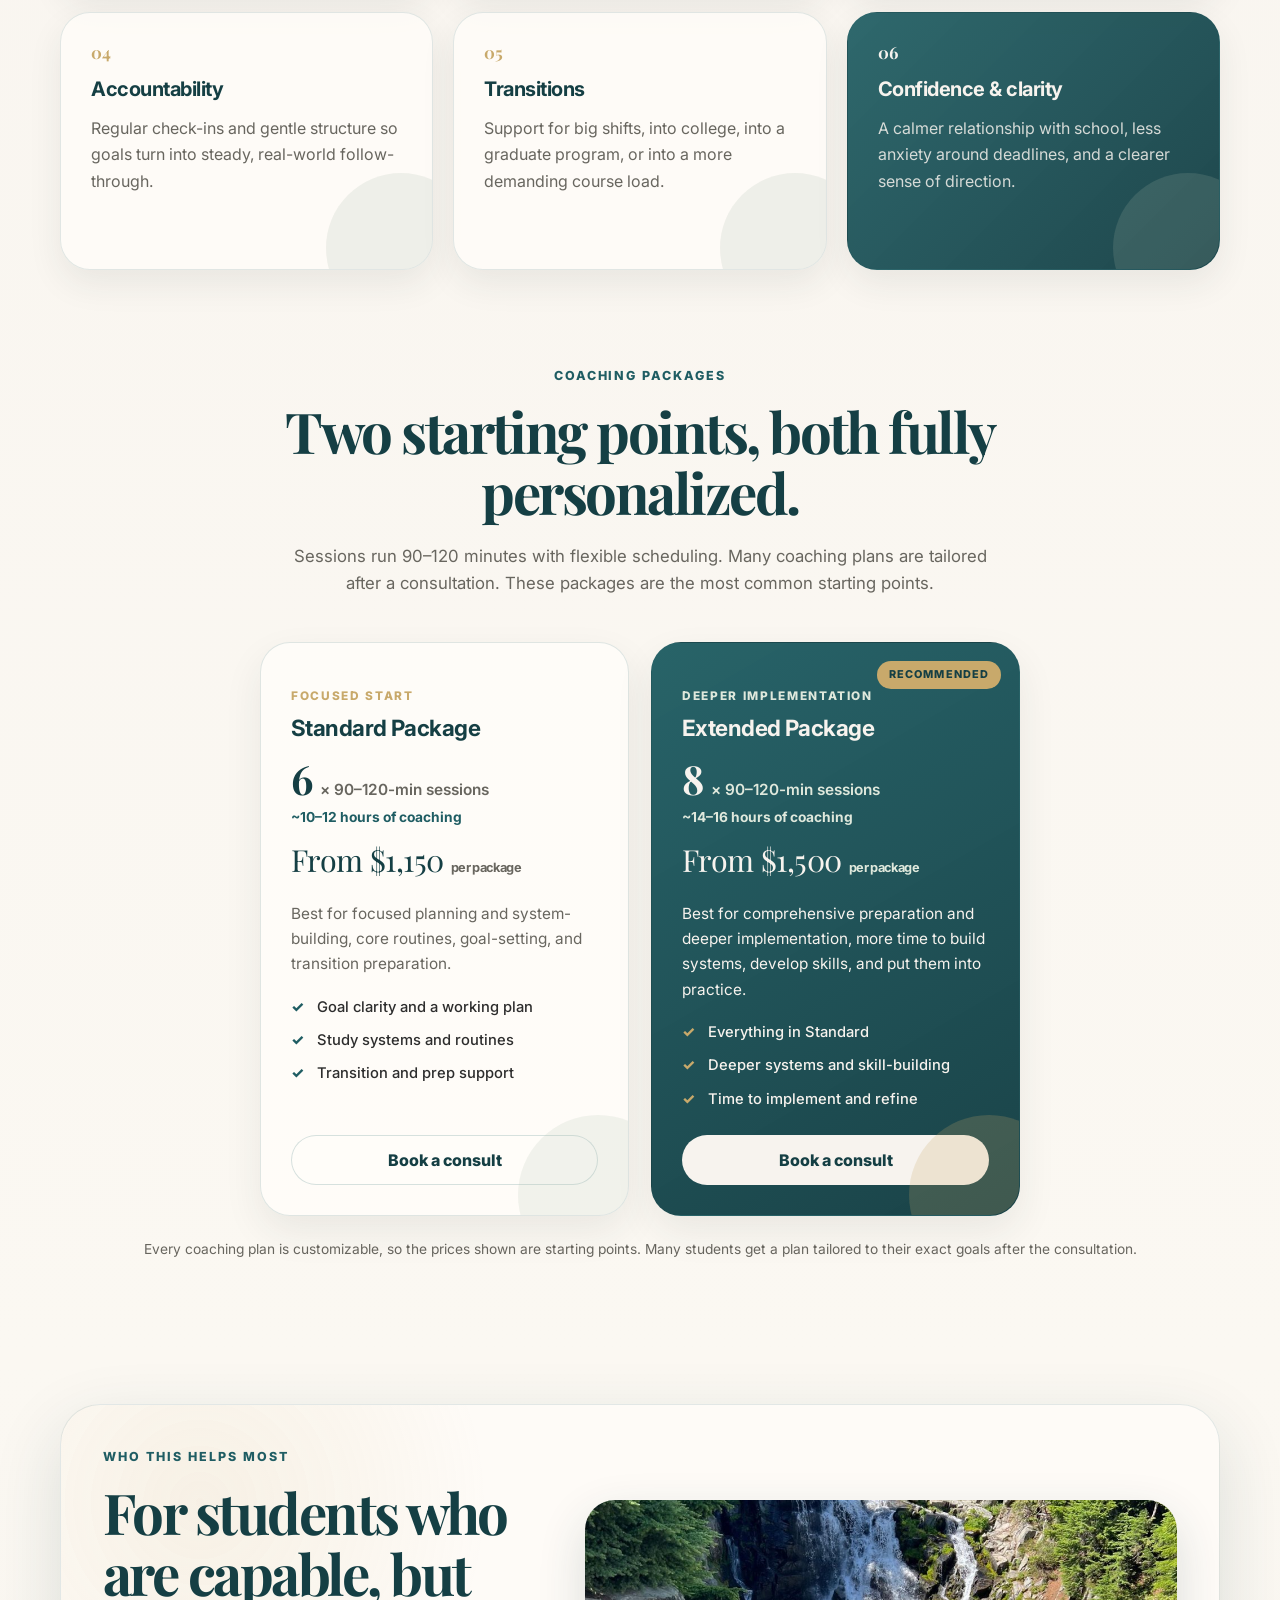
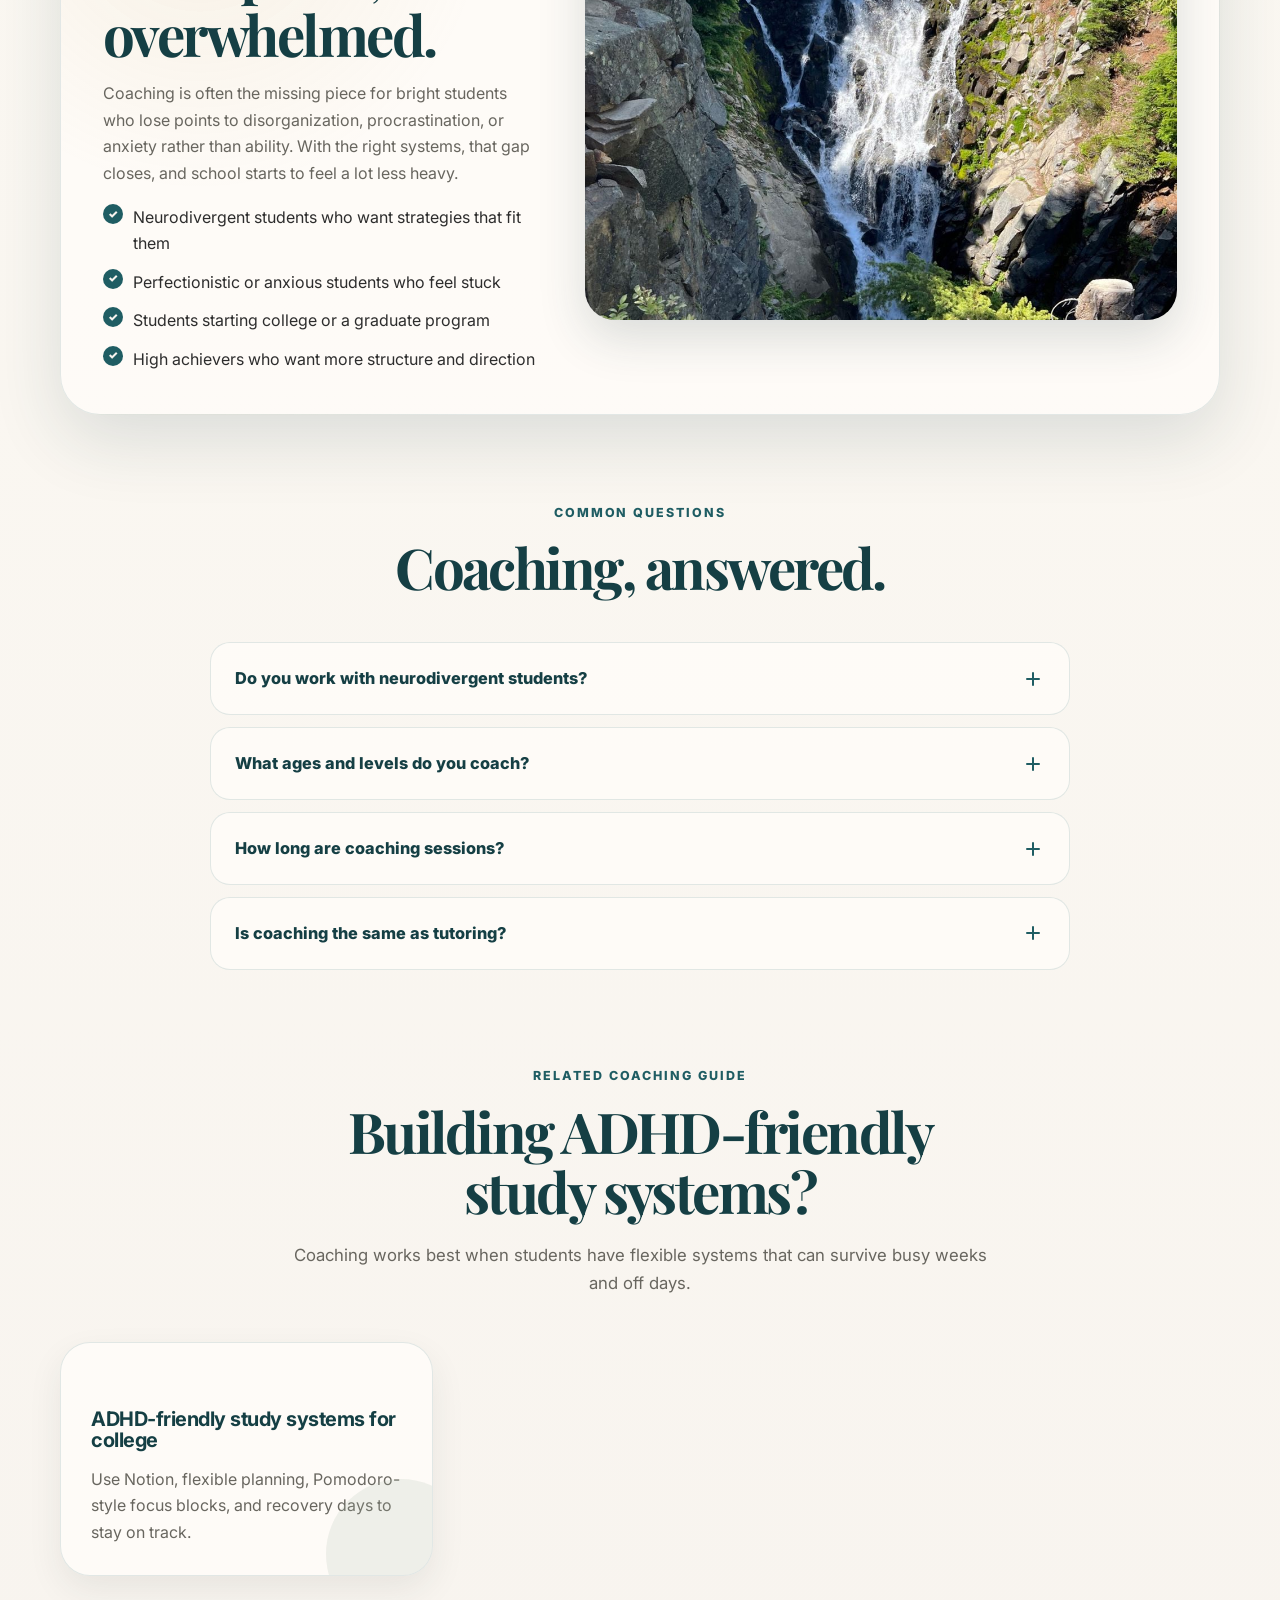
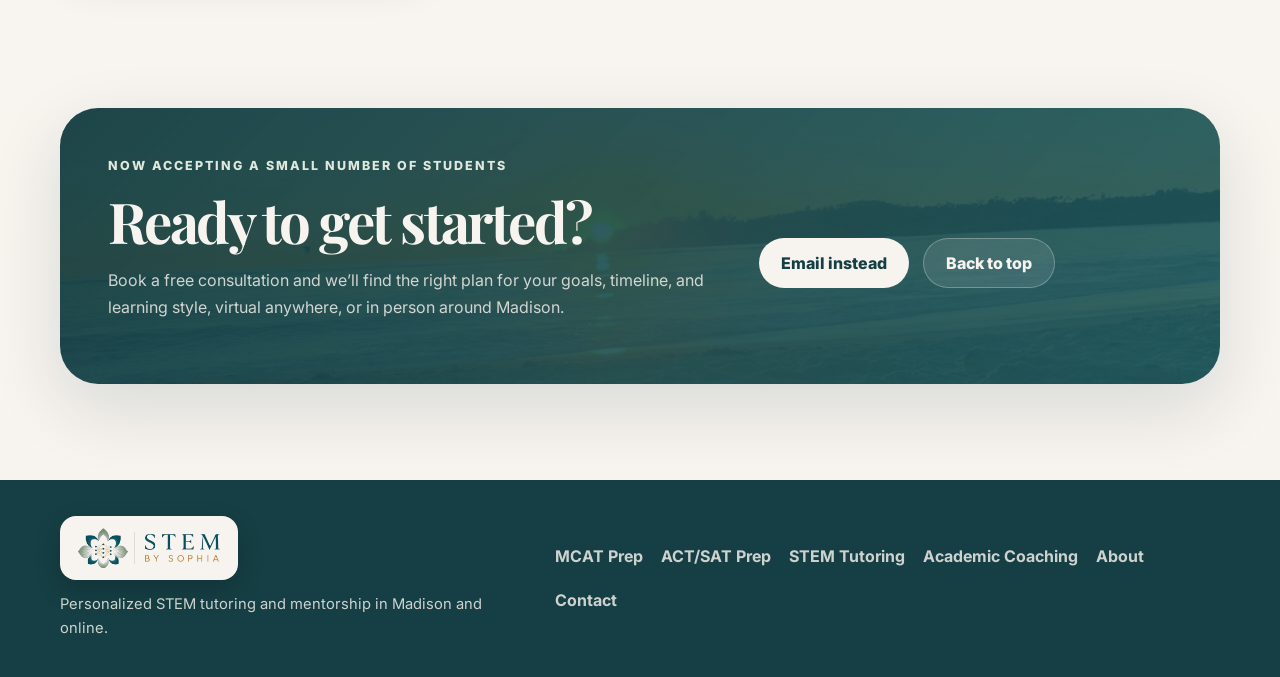
<file: academic-coaching.html>
<!DOCTYPE html>
<html lang="en">
<head>
  <meta charset="UTF-8" />
  <meta name="viewport" content="width=device-width, initial-scale=1.0" />
  <meta name="description" content="Academic coaching in Madison, WI and online for high school, college, and graduate students. ADHD-friendly study systems, executive function support, accountability, and transition planning." />
  <meta name="keywords" content="academic coaching Madison WI, ADHD academic coaching, executive function coaching Madison, neurodivergent academic coach, college success coaching, study skills coach, grad school transition coaching, online academic coach" />
  <meta name="author" content="Sophia Doerr" />
  <link rel="canonical" href="https://www.stembysophia.com/academic-coaching.html" />
  <meta property="og:title" content="Academic Coaching in Madison & Online | ADHD Study Systems" />
  <meta property="og:description" content="Academic and success coaching in Madison and online, with ADHD-friendly study systems, executive function support, accountability, and transition planning." />
  <meta property="og:type" content="website" />
  <meta property="og:url" content="https://www.stembysophia.com/academic-coaching.html" />
  <meta property="og:image" content="https://www.stembysophia.com/images/sophia-whitecoat.jpg" />
  <title>Academic Coaching in Madison & Online | STEM by Sophia</title>
  <link rel="preconnect" href="https://fonts.googleapis.com">
  <link rel="preconnect" href="https://fonts.gstatic.com" crossorigin>
  <link href="https://fonts.googleapis.com/css2?family=Inter:wght@400;500;600;700;800;900&family=Playfair+Display:wght@600;700&family=Sacramento&display=swap" rel="stylesheet">
  <link rel="icon" type="image/png" sizes="32x32" href="images/favicon-32.png" />
  <link rel="apple-touch-icon" href="images/favicon-180.png" />
  <link rel="stylesheet" href="style.css" />
  <script type="application/ld+json">
  {
    "@context": "https://schema.org",
    "@type": "Service",
    "serviceType": "Academic and Success Coaching",
    "provider": {
      "@type": "Person",
      "name": "Sophia Doerr",
      "jobTitle": "MD/PhD Student & STEM Mentor",
      "alumniOf": "Johns Hopkins University"
    },
    "areaServed": [
      { "@type": "City", "name": "Madison, Wisconsin" },
      { "@type": "VirtualLocation", "name": "Online (worldwide)" }
    ],
    "url": "https://www.stembysophia.com/academic-coaching.html",
    "description": "Academic and success coaching in Madison, Wisconsin and online for high school, college, and graduate students, including ADHD-friendly study systems, executive function support, accountability, and transitions.",
    "hasOfferCatalog": {
      "@type": "OfferCatalog",
      "name": "Coaching Packages",
      "itemListElement": [
        { "@type": "Offer", "itemOffered": { "@type": "Service", "name": "Standard Coaching Package (6 sessions)" } },
        { "@type": "Offer", "itemOffered": { "@type": "Service", "name": "Extended Coaching Package (8 sessions)" } }
      ]
    }
  }
  </script>
  <script type="application/ld+json">
  {
    "@context": "https://schema.org",
    "@type": "FAQPage",
    "mainEntity": [
      {
        "@type": "Question",
        "name": "Do you work with neurodivergent students?",
        "acceptedAnswer": { "@type": "Answer", "text": "Yes. Coaching is affirming and individualized for neurodivergent students, including those with ADHD or autism. The focus is on systems and strategies that fit how each student actually works, not on forcing a one-size-fits-all routine." }
      },
      {
        "@type": "Question",
        "name": "What ages and levels do you coach?",
        "acceptedAnswer": { "@type": "Answer", "text": "High school, college, and graduate students. Coaching can focus on day-to-day academics or on bigger transitions like starting college or a graduate program." }
      },
      {
        "@type": "Question",
        "name": "How long are coaching sessions?",
        "acceptedAnswer": { "@type": "Answer", "text": "Coaching sessions run 90 to 120 minutes and scheduling is flexible, built around the student's goals and pace." }
      }
    ]
  }
  </script>
</head>
<body>
  <header class="site-header" id="top">
    <nav class="nav container" aria-label="Primary navigation">
      <a class="brand" href="index.html" aria-label="STEM by Sophia home">
        <img loading="eager" decoding="async" src="images/logo-lockup.png" alt="STEM by Sophia" class="brand-logo" width="525" height="148" />
      </a>
      <button class="nav-toggle" aria-label="Toggle navigation menu" aria-expanded="false" aria-controls="navLinks">
        <span></span>
      </button>
      <div class="nav-links" id="navLinks">
        <div class="has-dropdown">
          <a href="#" class="dropdown-trigger" aria-haspopup="true" aria-expanded="false">Services <span class="caret">&#9662;</span></a>
          <div class="dropdown">
            <a href="mcat.html">MCAT Prep<span>6&ndash;30 session packages</span></a>
            <a href="test-prep.html">ACT &amp; SAT Prep<span>Targeted test strategy</span></a>
            <a href="tutoring.html">STEM Tutoring<span>Math &amp; science, HS&ndash;grad</span></a>
            <a href="academic-coaching.html">Academic Coaching<span>Especially ND students</span></a>
          </div>
        </div>
        <a href="about.html">About</a>
        <a href="blog.html">Blog</a>
        <a href="#contact" class="nav-cta">Book consult</a>
      </div>
    </nav>
  </header>

  <main>
    <section class="page-hero">
      <div class="page-hero-bg" aria-hidden="true">
        <img loading="eager" decoding="async" src="images/nature-cherry-blossom.jpg" alt="" />
      </div>
      <div class="container">
        <div class="page-hero-inner reveal">
          <nav class="breadcrumb" aria-label="Breadcrumb">
            <a href="index.html">Home</a><span class="sep">/</span><span>Academic Coaching</span>
          </nav>
          <p class="eyebrow">Academic coaching in Madison, WI &amp; online</p>
          <h1>Academic coaching for students who need systems, structure, and confidence.</h1>
          <p class="hero-lede">
            Some students do not need more content. They need ADHD-friendly study systems, executive-function support, accountability, and a steady mentor. Coaching builds the routines and confidence that make school feel manageable, with affirming, individualized support for neurodivergent learners.
          </p>
          <div class="credential-strip" aria-label="Approach">
            <span>Goal-oriented</span>
            <span>Systems-based</span>
            <span>Mentorship-focused</span>
          </div>
          <div class="hero-actions">
            <a class="button button-primary" href="#contact">Book a free consultation</a>
            <a class="button button-secondary" href="#packages">See packages</a>
          </div>
        </div>
      </div>
    </section>

    <section class="section-padding">
      <div class="container">
        <div class="section-heading centered reveal">
          <p class="eyebrow">What coaching covers</p>
          <h2>Built around how you actually work.</h2>
          <p>
            Every plan is personalized, but most coaching touches these areas. The aim is sustainable systems that fit the student, not a rigid routine they'll abandon in a week.
          </p>
        </div>
        <div class="card-grid services-grid">
          <article class="service-card reveal">
            <span class="card-icon">01</span>
            <h3>Executive function</h3>
            <p>Planning, prioritizing, starting tasks, and following through, the invisible skills school assumes but rarely teaches.</p>
          </article>
          <article class="service-card reveal" data-delay="1">
            <span class="card-icon">02</span>
            <h3>Study systems &amp; routines</h3>
            <p>Calendars, note systems, and weekly structures that reduce overwhelm and make progress visible.</p>
          </article>
          <article class="service-card reveal" data-delay="2">
            <span class="card-icon">03</span>
            <h3>ND-affirming support</h3>
            <p>Strategies that work with an ADHD or autistic brain, built on each student's strengths rather than against them.</p>
          </article>
          <article class="service-card reveal" data-delay="3">
            <span class="card-icon">04</span>
            <h3>Accountability</h3>
            <p>Regular check-ins and gentle structure so goals turn into steady, real-world follow-through.</p>
          </article>
          <article class="service-card reveal" data-delay="4">
            <span class="card-icon">05</span>
            <h3>Transitions</h3>
            <p>Support for big shifts, into college, into a graduate program, or into a more demanding course load.</p>
          </article>
          <article class="service-card accent-card reveal" data-delay="4">
            <span class="card-icon">06</span>
            <h3>Confidence &amp; clarity</h3>
            <p>A calmer relationship with school, less anxiety around deadlines, and a clearer sense of direction.</p>
          </article>
        </div>
      </div>
    </section>

    <section class="section-padding" id="packages" style="padding-top:0;">
      <div class="container">
        <div class="section-heading centered reveal">
          <p class="eyebrow">Coaching packages</p>
          <h2>Two starting points, both fully personalized.</h2>
          <p>
            Sessions run 90&ndash;120 minutes with flexible scheduling. Many coaching plans are tailored after a consultation. These packages are the most common starting points.
          </p>
        </div>
        <div class="package-grid" style="max-width:760px;margin:0 auto;">
          <article class="package-card reveal">
            <p class="package-eyebrow">Focused start</p>
            <h3>Standard Package</h3>
            <div class="package-sessions"><b>6</b><em>&times; 90&ndash;120-min sessions</em></div>
            <div class="package-hours">~10&ndash;12 hours of coaching</div>
            <div class="package-price">From $1,150 <span class="per">per package</span></div>
            <p class="package-desc">Best for focused planning and system-building, core routines, goal-setting, and transition preparation.</p>
            <ul class="package-features">
              <li>Goal clarity and a working plan</li>
              <li>Study systems and routines</li>
              <li>Transition and prep support</li>
            </ul>
            <a class="button button-secondary" href="#contact">Book a consult</a>
          </article>

          <article class="package-card featured reveal" data-delay="1">
            <span class="package-badge">Recommended</span>
            <p class="package-eyebrow">Deeper implementation</p>
            <h3>Extended Package</h3>
            <div class="package-sessions"><b>8</b><em>&times; 90&ndash;120-min sessions</em></div>
            <div class="package-hours">~14&ndash;16 hours of coaching</div>
            <div class="package-price">From $1,500 <span class="per">per package</span></div>
            <p class="package-desc">Best for comprehensive preparation and deeper implementation, more time to build systems, develop skills, and put them into practice.</p>
            <ul class="package-features">
              <li>Everything in Standard</li>
              <li>Deeper systems and skill-building</li>
              <li>Time to implement and refine</li>
            </ul>
            <a class="button button-primary" href="#contact">Book a consult</a>
          </article>
        </div>
        <p class="package-note">Every coaching plan is customizable, so the prices shown are starting points. Many students get a plan tailored to their exact goals after the consultation.</p>
      </div>
    </section>

    <section class="visual-story-section">
      <div class="container visual-story-grid">
        <div class="visual-story-copy reveal">
          <p class="eyebrow">Who this helps most</p>
          <h2>For students who are capable, but overwhelmed.</h2>
          <p>
            Coaching is often the missing piece for bright students who lose points to disorganization, procrastination, or anxiety rather than ability. With the right systems, that gap closes, and school starts to feel a lot less heavy.
          </p>
          <ul class="checklist">
            <li>Neurodivergent students who want strategies that fit them</li>
            <li>Perfectionistic or anxious students who feel stuck</li>
            <li>Students starting college or a graduate program</li>
            <li>High achievers who want more structure and direction</li>
          </ul>
        </div>
        <div class="study-image-card reveal" data-delay="1">
          <img loading="lazy" decoding="async" src="images/nature-waterfall.jpg" alt="A waterfall flowing through green mountainside" />
        </div>
      </div>
    </section>

    <section class="section-padding" style="padding-top:0;">
      <div class="container">
        <div class="section-heading centered reveal">
          <p class="eyebrow">Common questions</p>
          <h2>Coaching, answered.</h2>
        </div>
        <div class="faq">
          <details class="faq-item reveal">
            <summary>Do you work with neurodivergent students?<span class="plus" aria-hidden="true"></span></summary>
            <div class="faq-body"><p>Yes. Coaching is affirming and individualized for neurodivergent students, including those with ADHD or autism. The focus is on systems and strategies that fit how each student actually works, building on strengths rather than forcing a one-size-fits-all routine.</p></div>
          </details>
          <details class="faq-item reveal">
            <summary>What ages and levels do you coach?<span class="plus" aria-hidden="true"></span></summary>
            <div class="faq-body"><p>High school, college, and graduate students. Coaching can focus on day-to-day academics or on bigger transitions like starting college or a graduate program.</p></div>
          </details>
          <details class="faq-item reveal">
            <summary>How long are coaching sessions?<span class="plus" aria-hidden="true"></span></summary>
            <div class="faq-body"><p>Sessions run 90&ndash;120 minutes with flexible scheduling, built around the student's goals and pace.</p></div>
          </details>
          <details class="faq-item reveal">
            <summary>Is coaching the same as tutoring?<span class="plus" aria-hidden="true"></span></summary>
            <div class="faq-body"><p>Not quite. Tutoring teaches subject content; coaching builds the systems, habits, and confidence that help a student manage all of their work. Many students benefit from a blend of both.</p></div>
          </details>
        </div>
      </div>
    </section>

    <section class="section-padding related-guides-section" style="padding-top:0;">
      <div class="container">
        <div class="section-heading centered reveal">
          <p class="eyebrow">Related coaching guide</p>
          <h2>Building ADHD-friendly study systems?</h2>
          <p>Coaching works best when students have flexible systems that can survive busy weeks and off days.</p>
        </div>
        <div class="card-grid expectation-grid">
          <a class="expectation-card reveal" href="blog-adhd-study-systems.html">
            <h3>ADHD-friendly study systems for college</h3>
            <p>Use Notion, flexible planning, Pomodoro-style focus blocks, and recovery days to stay on track.</p>
          </a>
        </div>
      </div>
    </section>

    <section class="cta-section" id="contact">
      <div class="container cta-card reveal">
        <div>
          <p class="eyebrow">Now accepting a small number of students</p>
          <h2>Ready to get started?</h2>
          <p>Book a free consultation and we&rsquo;ll find the right plan for your goals, timeline, and learning style, virtual anywhere, or in person around Madison.</p>
        </div>
        <div class="cta-actions booking-actions">
          <!-- Start Square Appointments Embed Code -->
          <script src="https://square.site/appointments/buyer/widget/3b6ggubn26pd8r/LTJK2GXPA65BX.js"></script>
          <!-- End Square Appointments Embed Code -->
          <a class="button button-primary" href="mailto:hello@stembysophia.com?subject=Tutoring%20Inquiry%20for%20STEM%20by%20Sophia">Email instead</a>
          <a class="button button-secondary" href="#top">Back to top</a>
        </div>
      </div>
    </section>
  </main>

  <footer class="site-footer">
    <div class="container footer-grid">
      <div>
        <a class="brand footer-brand" href="index.html" aria-label="STEM by Sophia home">
          <span class="footer-logo-chip"><img loading="lazy" decoding="async" src="images/logo-lockup.png" alt="STEM by Sophia" /></span>
        </a>
        <p>Personalized STEM tutoring and mentorship in Madison and online.</p>
      </div>
      <div class="footer-links">
        <a href="mcat.html">MCAT Prep</a>
        <a href="test-prep.html">ACT/SAT Prep</a>
        <a href="tutoring.html">STEM Tutoring</a>
        <a href="academic-coaching.html">Academic Coaching</a>
        <a href="index.html#about">About</a>
        <a href="mailto:hello@stembysophia.com">Contact</a>
      </div>
    </div>
  </footer>
  <script src="main.js"></script>
</body>
</html>
</file>
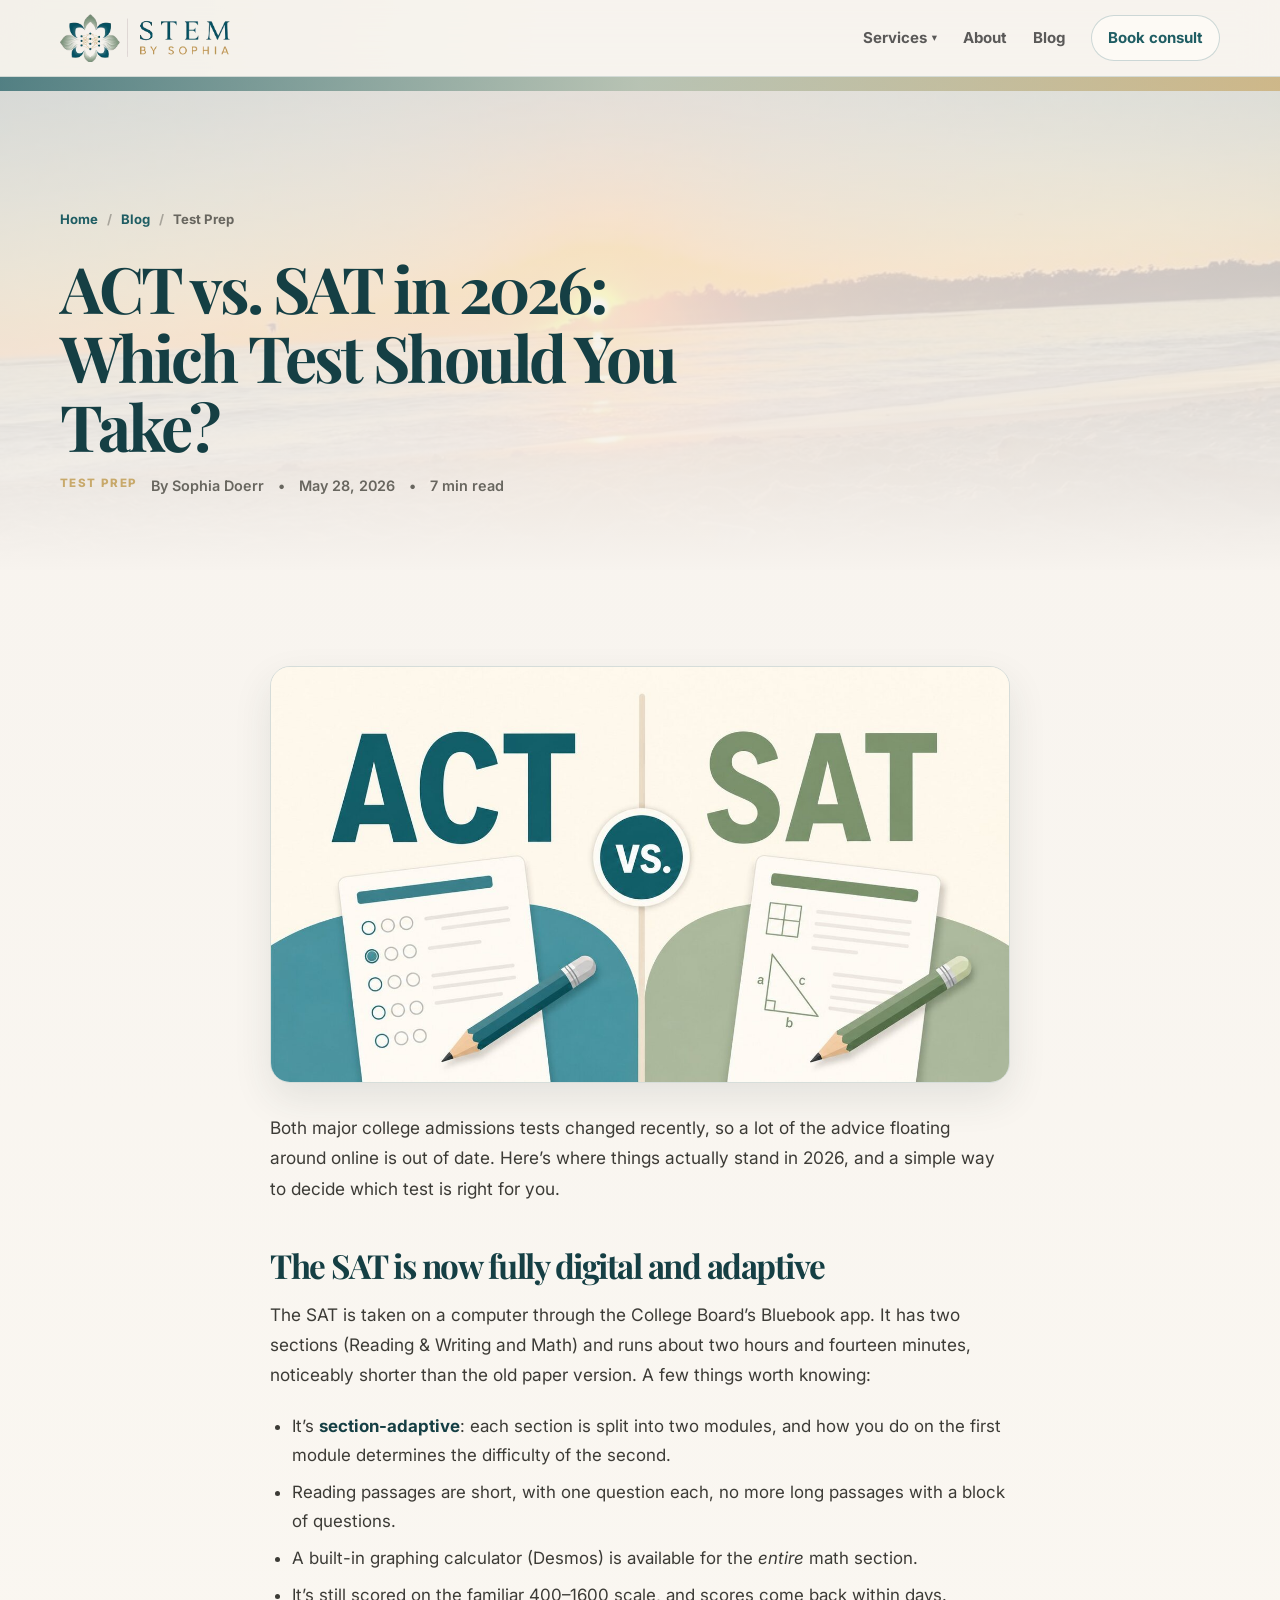
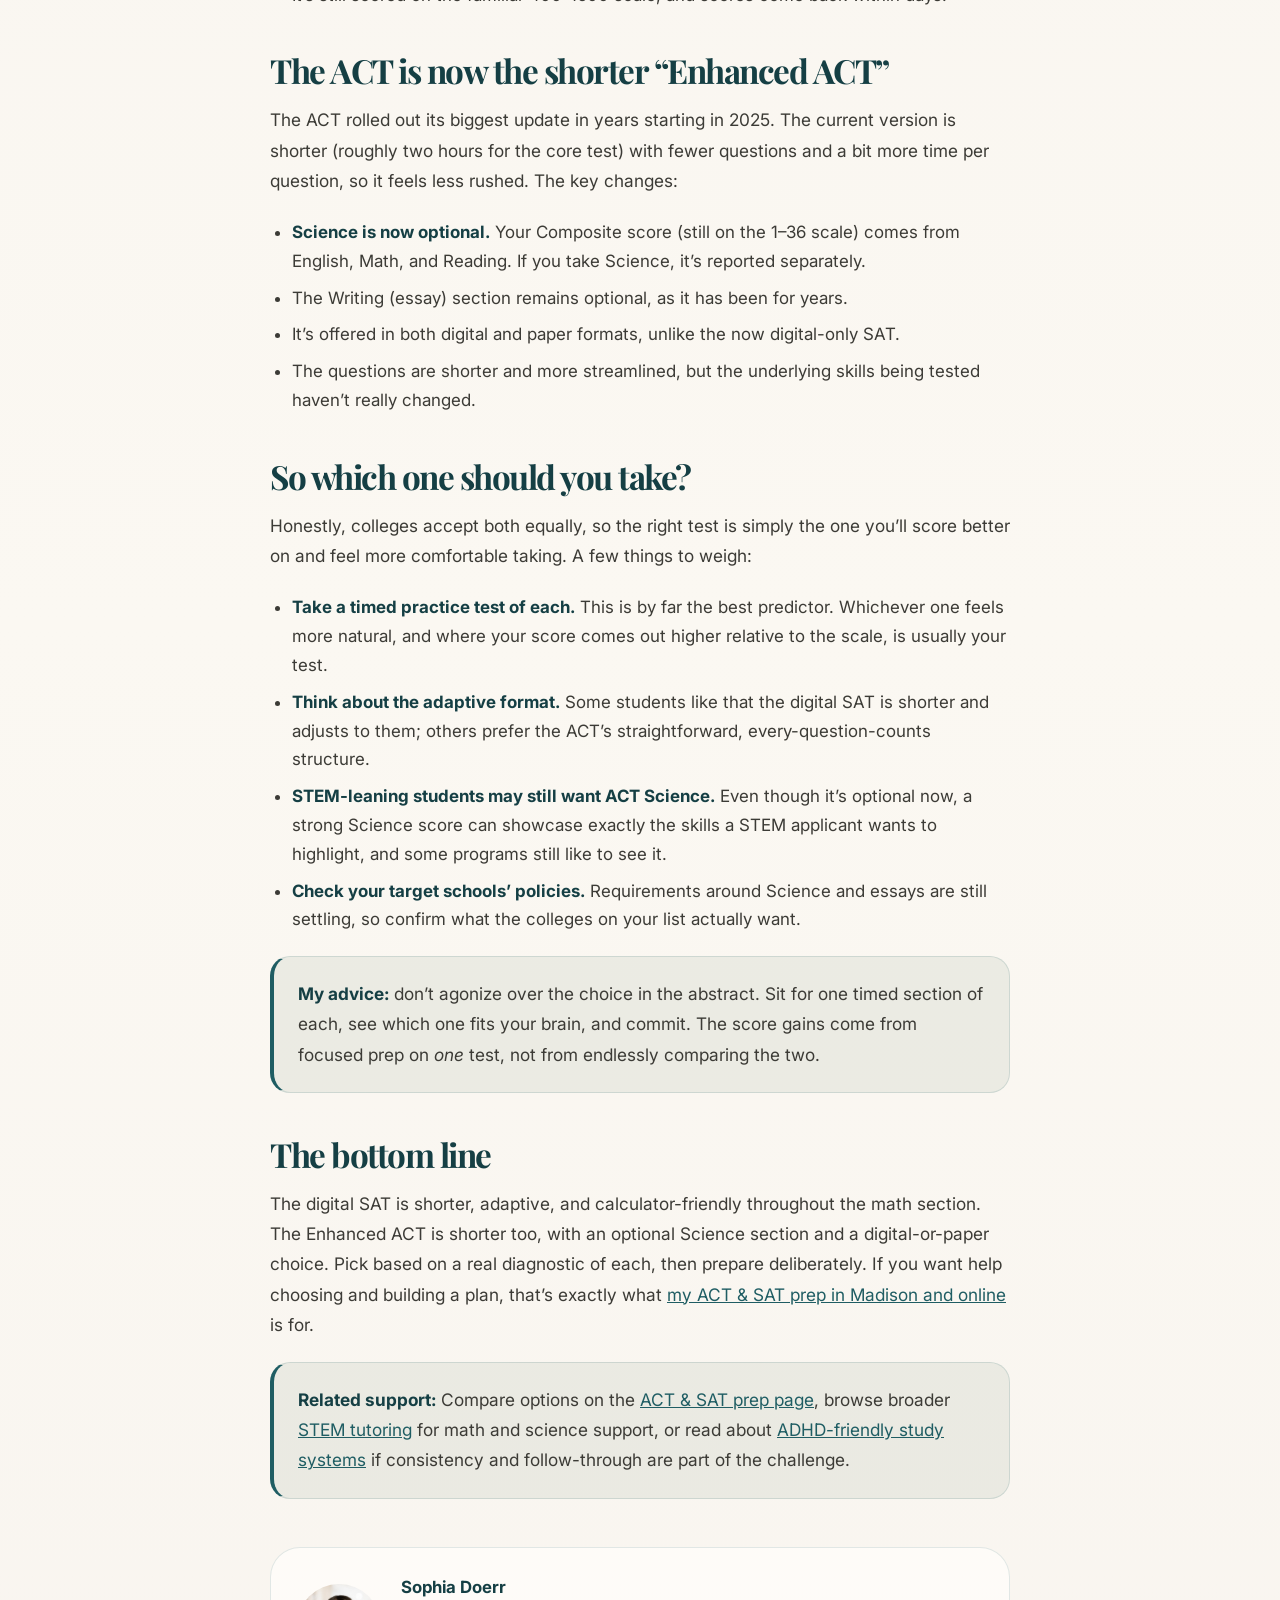
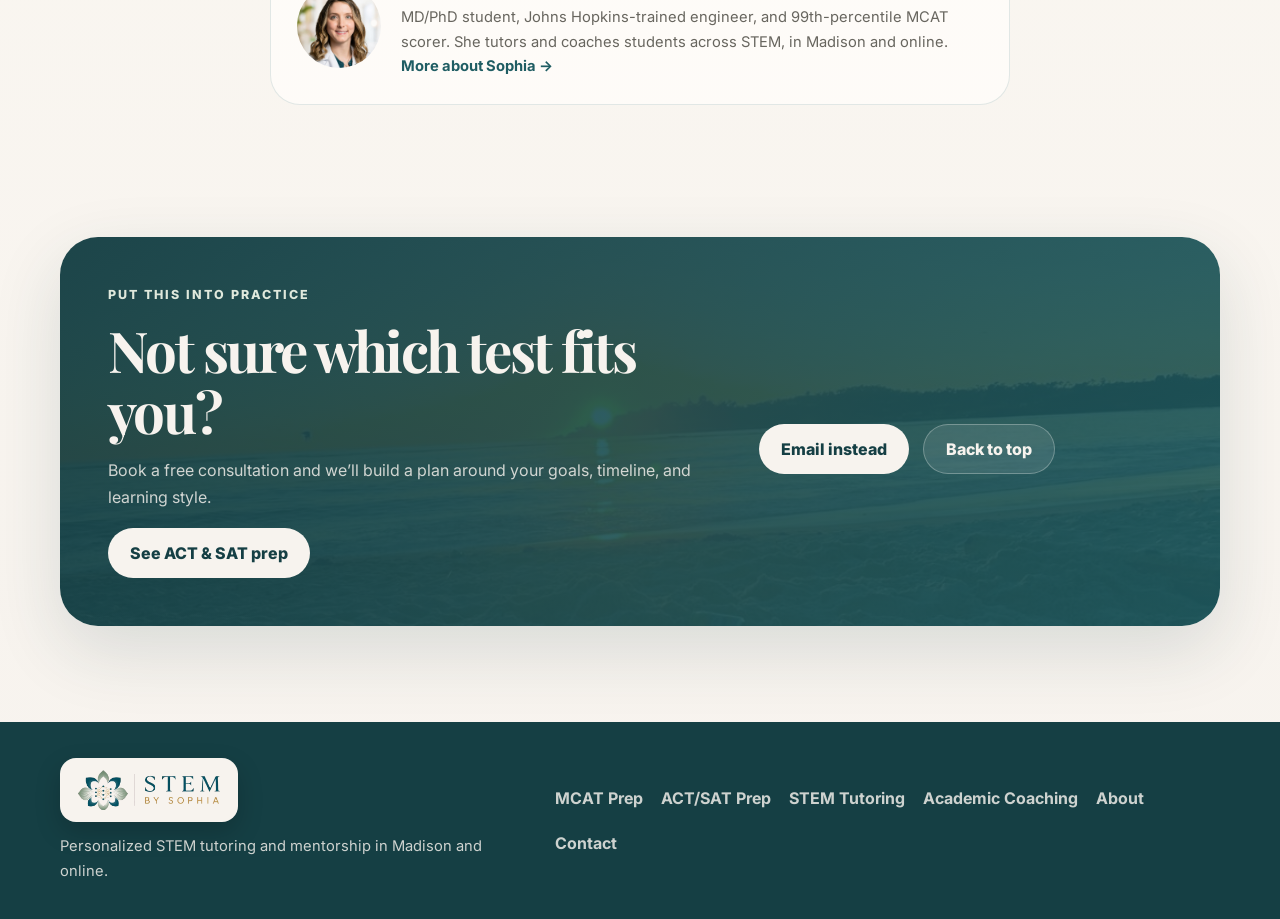
<file: blog-act-vs-sat.html>
<!DOCTYPE html>
<html lang="en">
<head>
  <meta charset="UTF-8" />
  <meta name="viewport" content="width=device-width, initial-scale=1.0" />
  <meta name="description" content="Both tests changed recently. Here is how the digital, adaptive SAT and the shorter Enhanced ACT (with optional Science) differ now, plus a simple way to decide which one is right for you." />
  <meta name="author" content="Sophia Doerr" />
  <link rel="canonical" href="https://www.stembysophia.com/blog-act-vs-sat.html" />
  <meta property="og:title" content="ACT vs. SAT in 2026: Which Test Should You Take? | STEM by Sophia" />
  <meta property="og:description" content="Both tests changed recently. Here is how the digital, adaptive SAT and the shorter Enhanced ACT (with optional Science) differ now, plus a simple way to decide which one is right for you." />
  <meta property="og:type" content="article" />
  <meta property="og:url" content="https://www.stembysophia.com/blog-act-vs-sat.html" />
  <meta property="og:image" content="https://www.stembysophia.com/images/act-vs-sat.jpg" />
  <title>ACT vs. SAT in 2026: Which Test Should You Take? | STEM by Sophia</title>
  <link rel="preconnect" href="https://fonts.googleapis.com">
  <link rel="preconnect" href="https://fonts.gstatic.com" crossorigin>
  <link href="https://fonts.googleapis.com/css2?family=Inter:wght@400;500;600;700;800;900&family=Playfair+Display:wght@600;700&family=Sacramento&display=swap" rel="stylesheet">
  <link rel="icon" type="image/png" sizes="32x32" href="images/favicon-32.png" />
  <link rel="apple-touch-icon" href="images/favicon-180.png" />
  <link rel="stylesheet" href="style.css" />
  <script type="application/ld+json">
  {
    "@context": "https://schema.org",
    "@type": "BlogPosting",
    "headline": "ACT vs. SAT in 2026: Which Test Should You Take?",
    "description": "Both tests changed recently. Here is how the digital, adaptive SAT and the shorter Enhanced ACT (with optional Science) differ now, plus a simple way to decide which one is right for you.",
    "datePublished": "2026-05-28",
    "image": "https://www.stembysophia.com/images/nature-beach-sunset.jpg",
    "author": { "@type": "Person", "name": "Sophia Doerr" },
    "publisher": { "@type": "EducationalOrganization", "name": "STEM by Sophia" },
    "mainEntityOfPage": "https://www.stembysophia.com/blog-act-vs-sat.html"
  }
  </script>
</head>
<body>
  <header class="site-header" id="top">
    <nav class="nav container" aria-label="Primary navigation">
      <a class="brand" href="index.html" aria-label="STEM by Sophia home">
        <img loading="eager" decoding="async" src="images/logo-lockup.png" alt="STEM by Sophia" class="brand-logo" width="525" height="148" />
      </a>
      <button class="nav-toggle" aria-label="Toggle navigation menu" aria-expanded="false" aria-controls="navLinks">
        <span></span>
      </button>
      <div class="nav-links" id="navLinks">
        <div class="has-dropdown">
          <a href="#" class="dropdown-trigger" aria-haspopup="true" aria-expanded="false">Services <span class="caret">&#9662;</span></a>
          <div class="dropdown">
            <a href="mcat.html">MCAT Prep<span>6&ndash;30 session packages</span></a>
            <a href="test-prep.html">ACT &amp; SAT Prep<span>Targeted test strategy</span></a>
            <a href="tutoring.html">STEM Tutoring<span>Math &amp; science, HS&ndash;grad</span></a>
            <a href="academic-coaching.html">Academic Coaching<span>Especially ND students</span></a>
          </div>
        </div>
        <a href="about.html">About</a>
        <a href="blog.html">Blog</a>
        <a href="#contact" class="nav-cta">Book consult</a>
      </div>
    </nav>
  </header>

  <main>
    <section class="page-hero">
      <div class="page-hero-bg" aria-hidden="true">
        <img loading="eager" decoding="async" src="images/nature-beach-sunset.jpg" alt="" />
      </div>
      <div class="container">
        <div class="page-hero-inner reveal">
          <nav class="breadcrumb" aria-label="Breadcrumb">
            <a href="index.html">Home</a><span class="sep">/</span><a href="blog.html">Blog</a><span class="sep">/</span><span>Test Prep</span>
          </nav>
          <h1>ACT vs. SAT in 2026: Which Test Should You Take?</h1>
          <div class="post-meta-row">
            <span class="post-tag">Test Prep</span>
            <span>By Sophia Doerr</span><span aria-hidden="true">&bull;</span>
            <time datetime="2026-05-28">May 28, 2026</time><span aria-hidden="true">&bull;</span>
            <span>7 min read</span>
          </div>
        </div>
      </div>
    </section>

    <article class="section-padding">
      <div class="container">
        <div class="post-body reveal">
          <figure class="post-feature"><img loading="eager" decoding="async" src="images/act-vs-sat.jpg" alt="Illustration comparing the ACT and SAT, shown with answer sheets and pencils" /></figure>
          <p>Both major college admissions tests changed recently, so a lot of the advice floating around online is out of date. Here&rsquo;s where things actually stand in 2026, and a simple way to decide which test is right for you.</p>

          <h2>The SAT is now fully digital and adaptive</h2>
          <p>The SAT is taken on a computer through the College Board&rsquo;s Bluebook app. It has two sections (Reading &amp; Writing and Math) and runs about two hours and fourteen minutes, noticeably shorter than the old paper version. A few things worth knowing:</p>
          <ul>
            <li>It&rsquo;s <strong>section-adaptive</strong>: each section is split into two modules, and how you do on the first module determines the difficulty of the second.</li>
            <li>Reading passages are short, with one question each, no more long passages with a block of questions.</li>
            <li>A built-in graphing calculator (Desmos) is available for the <em>entire</em> math section.</li>
            <li>It&rsquo;s still scored on the familiar 400&ndash;1600 scale, and scores come back within days.</li>
          </ul>

          <h2>The ACT is now the shorter &ldquo;Enhanced ACT&rdquo;</h2>
          <p>The ACT rolled out its biggest update in years starting in 2025. The current version is shorter (roughly two hours for the core test) with fewer questions and a bit more time per question, so it feels less rushed. The key changes:</p>
          <ul>
            <li><strong>Science is now optional.</strong> Your Composite score (still on the 1&ndash;36 scale) comes from English, Math, and Reading. If you take Science, it&rsquo;s reported separately.</li>
            <li>The Writing (essay) section remains optional, as it has been for years.</li>
            <li>It&rsquo;s offered in both digital and paper formats, unlike the now digital-only SAT.</li>
            <li>The questions are shorter and more streamlined, but the underlying skills being tested haven&rsquo;t really changed.</li>
          </ul>

          <h2>So which one should you take?</h2>
          <p>Honestly, colleges accept both equally, so the right test is simply the one you&rsquo;ll score better on and feel more comfortable taking. A few things to weigh:</p>
          <ul>
            <li><strong>Take a timed practice test of each.</strong> This is by far the best predictor. Whichever one feels more natural, and where your score comes out higher relative to the scale, is usually your test.</li>
            <li><strong>Think about the adaptive format.</strong> Some students like that the digital SAT is shorter and adjusts to them; others prefer the ACT&rsquo;s straightforward, every-question-counts structure.</li>
            <li><strong>STEM-leaning students may still want ACT Science.</strong> Even though it&rsquo;s optional now, a strong Science score can showcase exactly the skills a STEM applicant wants to highlight, and some programs still like to see it.</li>
            <li><strong>Check your target schools&rsquo; policies.</strong> Requirements around Science and essays are still settling, so confirm what the colleges on your list actually want.</li>
          </ul>

          <div class="tip-box"><p><strong>My advice:</strong> don&rsquo;t agonize over the choice in the abstract. Sit for one timed section of each, see which one fits your brain, and commit. The score gains come from focused prep on <em>one</em> test, not from endlessly comparing the two.</p></div>

          <h2>The bottom line</h2>
          <p>The digital SAT is shorter, adaptive, and calculator-friendly throughout the math section. The Enhanced ACT is shorter too, with an optional Science section and a digital-or-paper choice. Pick based on a real diagnostic of each, then prepare deliberately. If you want help choosing and building a plan, that&rsquo;s exactly what <a href="test-prep.html">my ACT &amp; SAT prep in Madison and online</a> is for.</p>

          <div class="tip-box related-links">
            <p><strong>Related support:</strong> Compare options on the <a href="test-prep.html">ACT &amp; SAT prep page</a>, browse broader <a href="tutoring.html">STEM tutoring</a> for math and science support, or read about <a href="blog-adhd-study-systems.html">ADHD-friendly study systems</a> if consistency and follow-through are part of the challenge.</p>
          </div>
        </div>
        <div class="author-box reveal">
          <img loading="lazy" decoding="async" src="images/sophia-whitecoat.jpg" alt="Sophia Doerr" />
          <div>
            <h4>Sophia Doerr</h4>
            <p>MD/PhD student, Johns Hopkins-trained engineer, and 99th-percentile MCAT scorer. She tutors and coaches students across STEM, in Madison and online. <a href="about.html" style="color:var(--teal);font-weight:700;">More about Sophia &rarr;</a></p>
          </div>
        </div>
      </div>
    </article>

    <section class="cta-section" id="contact">
      <div class="container cta-card reveal">
        <div>
          <p class="eyebrow">Put this into practice</p>
          <h2>Not sure which test fits you?</h2>
          <p>Book a free consultation and we&rsquo;ll build a plan around your goals, timeline, and learning style.</p>
          <div class="hero-actions" style="margin-top:18px;">
            <a class="button" style="color:var(--teal-dark);background:var(--cream);" href="test-prep.html">See ACT & SAT prep</a>
          </div>
        </div>
        <div class="cta-actions booking-actions">
          <!-- Start Square Appointments Embed Code -->
          <script src="https://square.site/appointments/buyer/widget/3b6ggubn26pd8r/LTJK2GXPA65BX.js"></script>
          <!-- End Square Appointments Embed Code -->
          <a class="button button-primary" href="mailto:hello@stembysophia.com?subject=Tutoring%20Inquiry%20for%20STEM%20by%20Sophia">Email instead</a>
          <a class="button button-secondary" href="#top">Back to top</a>
        </div>
      </div>
    </section>
  </main>

  <footer class="site-footer">
    <div class="container footer-grid">
      <div>
        <a class="brand footer-brand" href="index.html" aria-label="STEM by Sophia home">
          <span class="footer-logo-chip"><img loading="lazy" decoding="async" src="images/logo-lockup.png" alt="STEM by Sophia" /></span>
        </a>
        <p>Personalized STEM tutoring and mentorship in Madison and online.</p>
      </div>
      <div class="footer-links">
        <a href="mcat.html">MCAT Prep</a>
        <a href="test-prep.html">ACT/SAT Prep</a>
        <a href="tutoring.html">STEM Tutoring</a>
        <a href="academic-coaching.html">Academic Coaching</a>
        <a href="about.html">About</a>
        <a href="mailto:hello@stembysophia.com">Contact</a>
      </div>
    </div>
  </footer>
  <script src="main.js"></script>
</body>
</html>
</file>
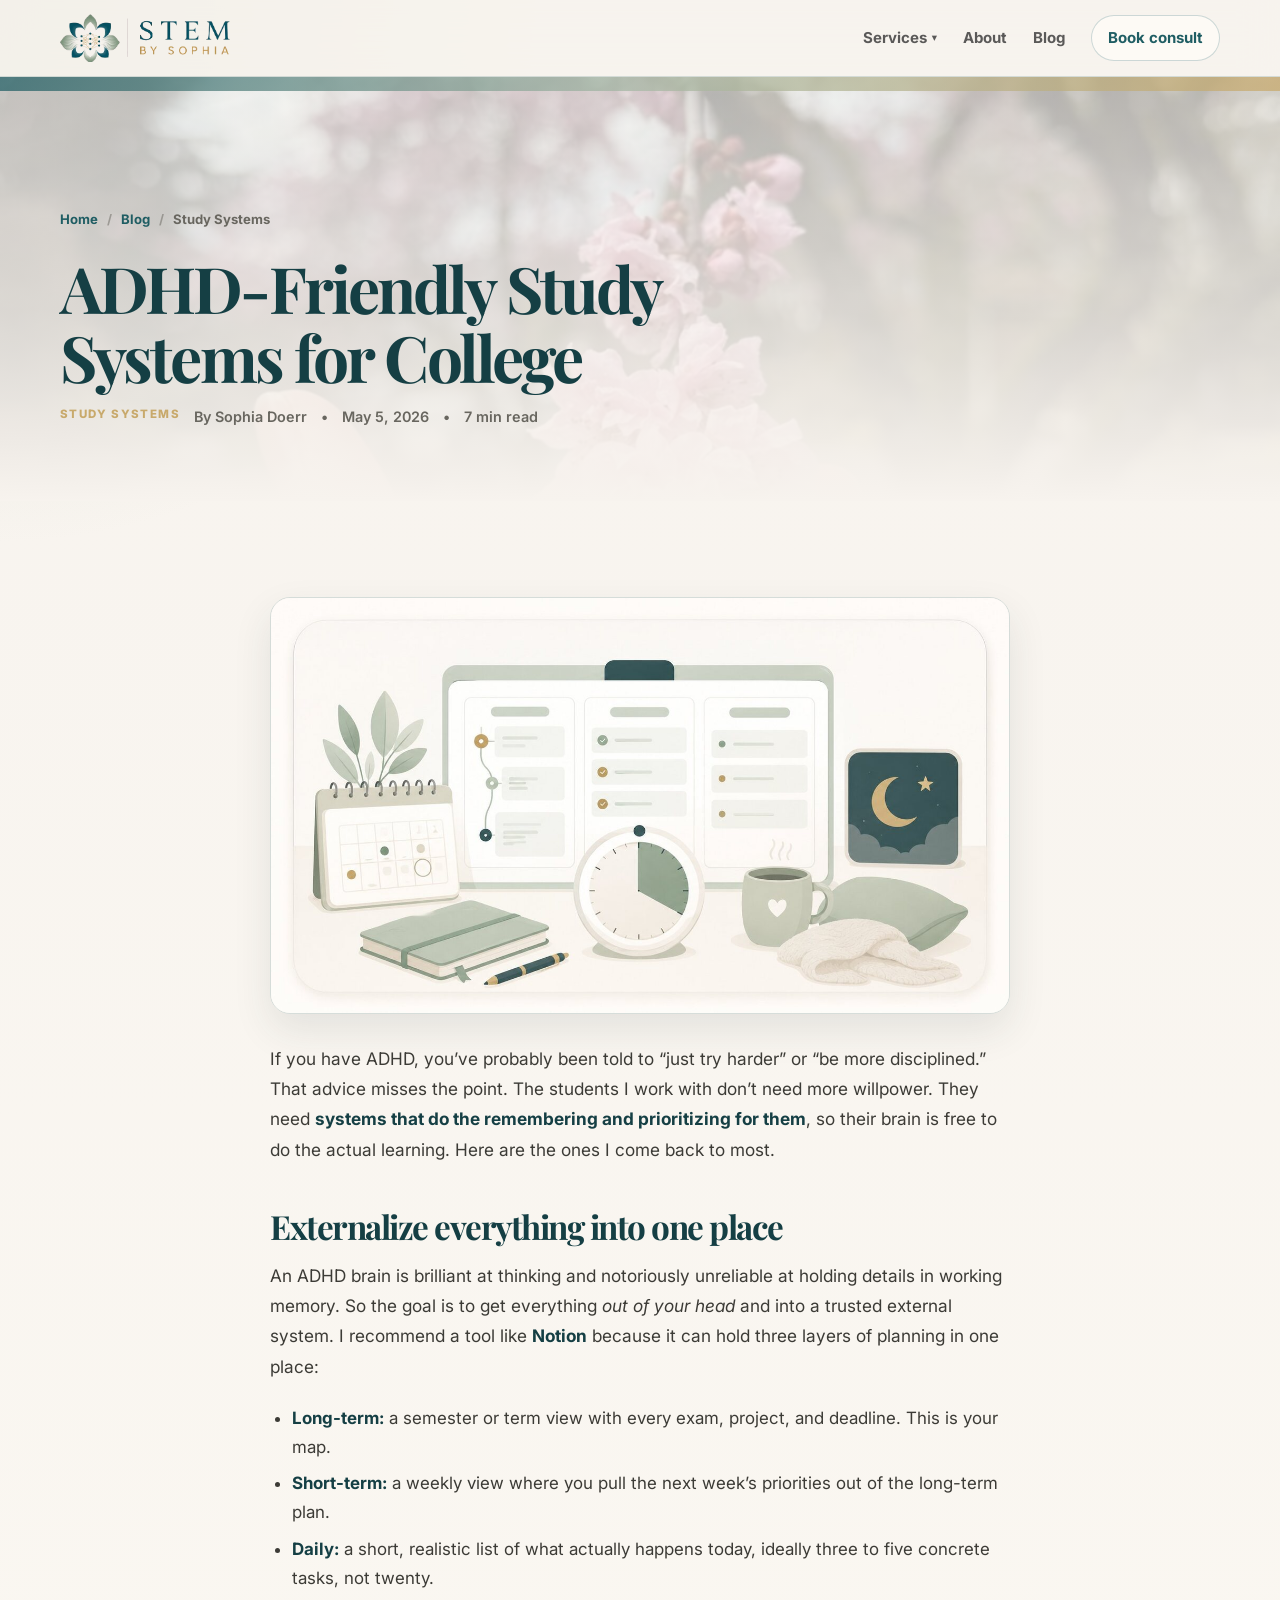
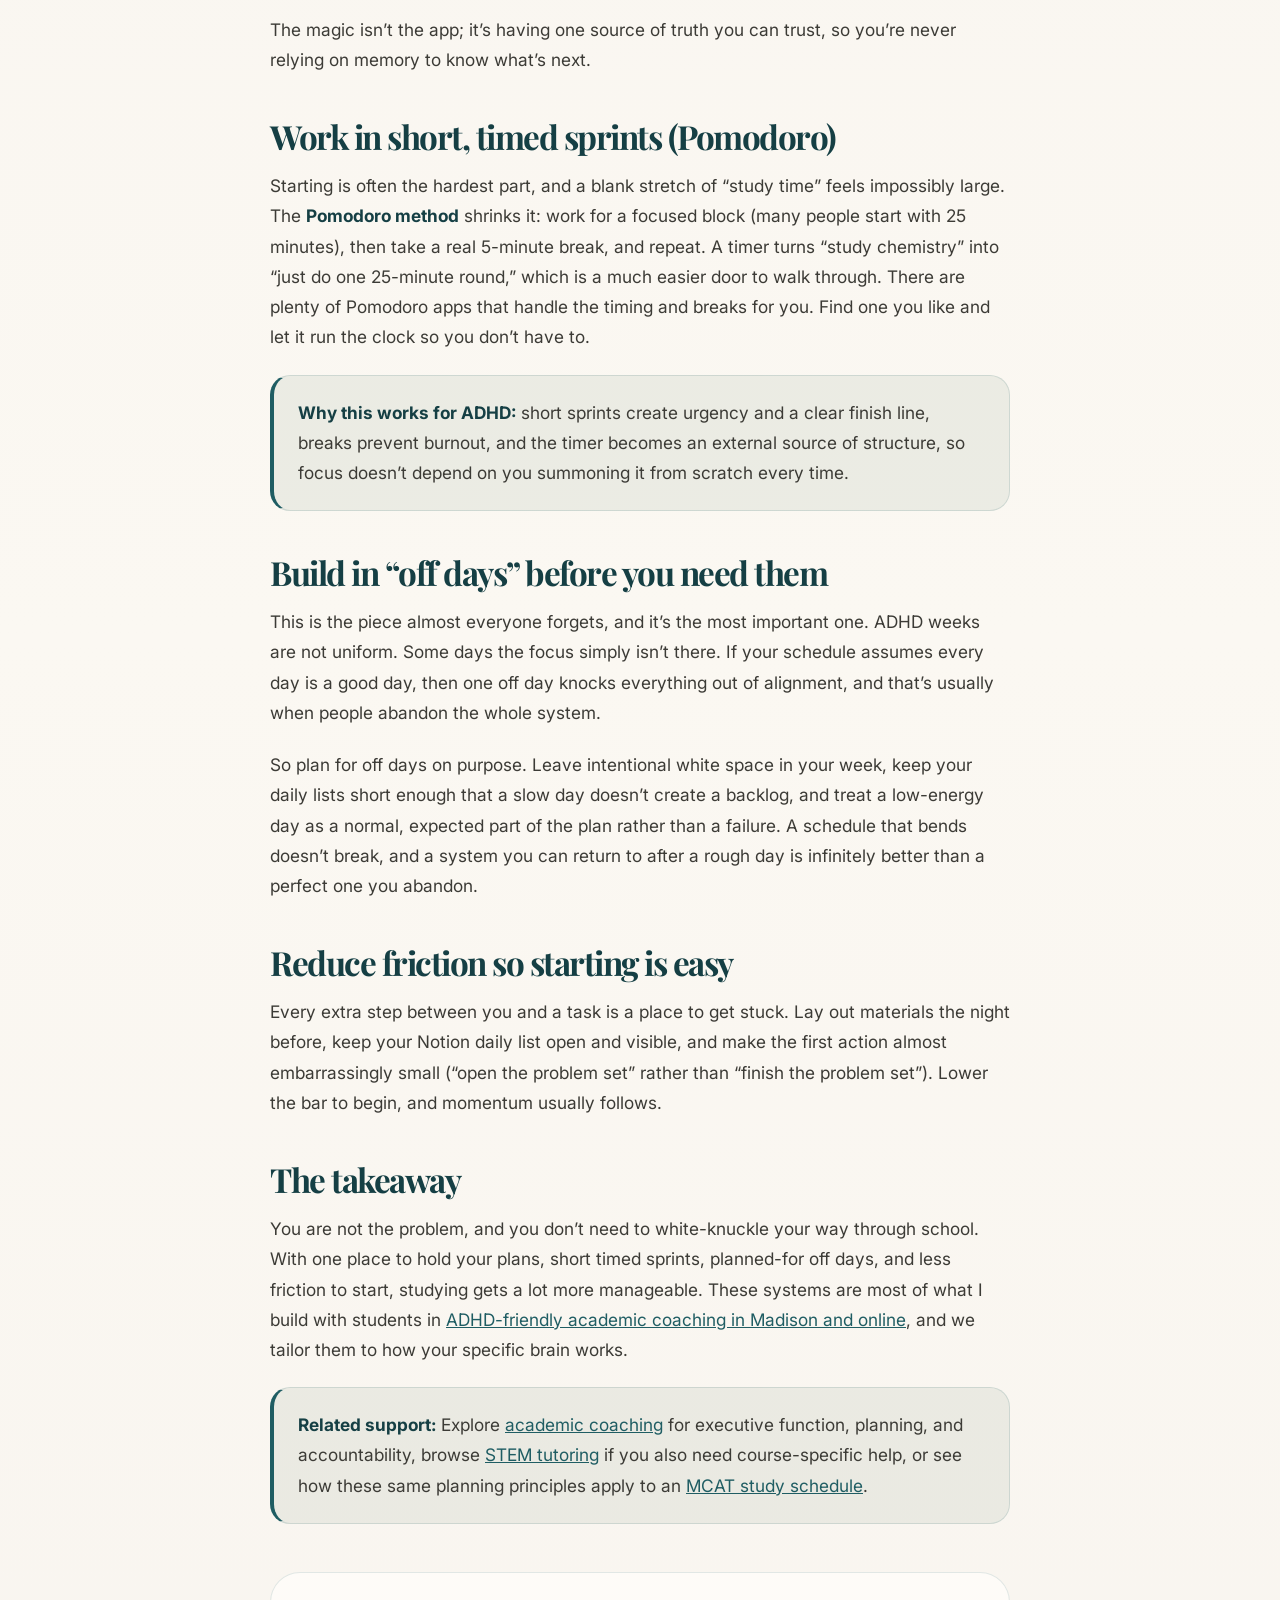
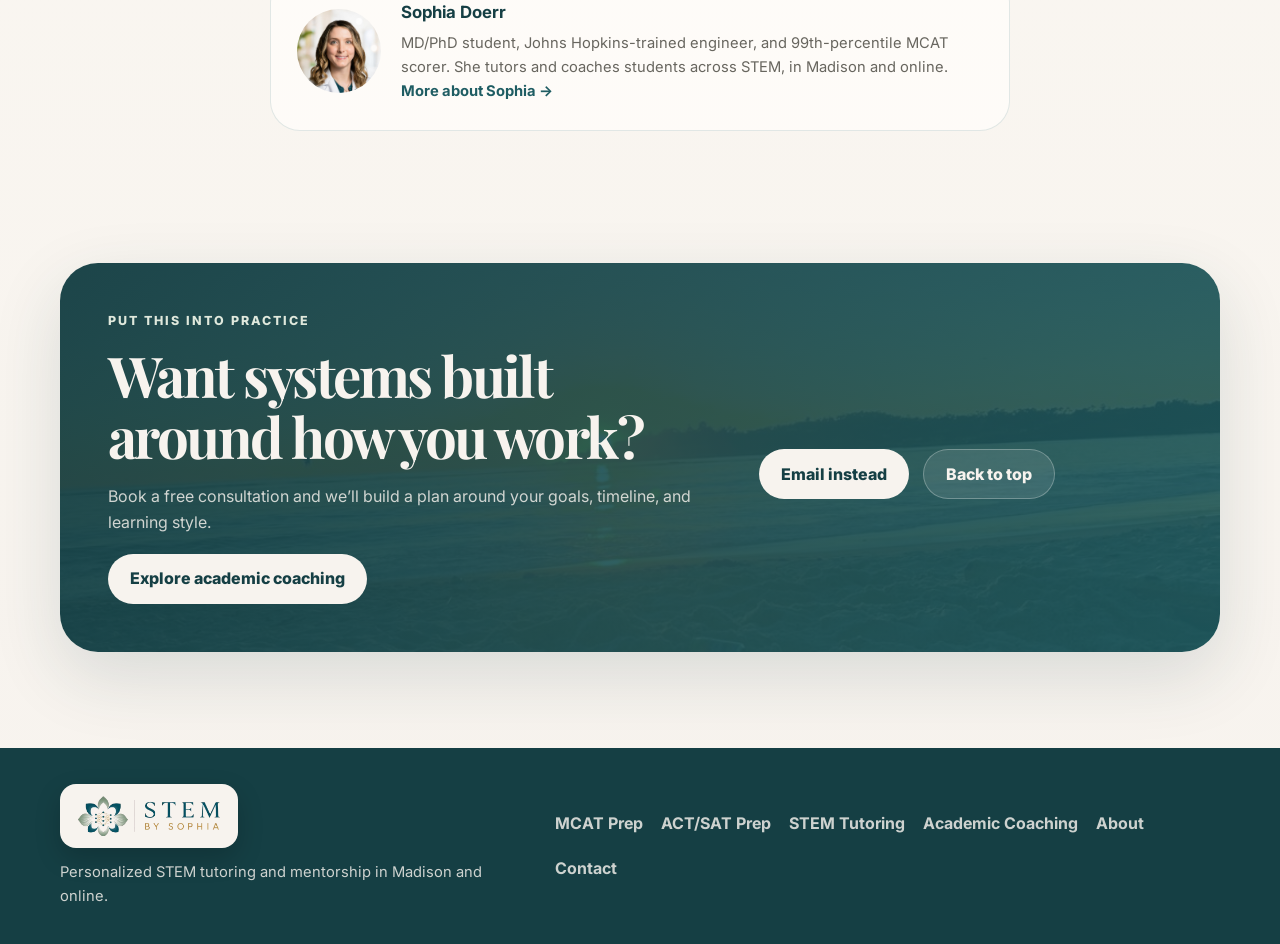
<file: blog-adhd-study-systems.html>
<!DOCTYPE html>
<html lang="en">
<head>
  <meta charset="UTF-8" />
  <meta name="viewport" content="width=device-width, initial-scale=1.0" />
  <meta name="description" content="Practical, ND-affirming study systems: use Notion for long-, short-, and daily planning, work in Pomodoro sprints, and build in off days so one rough day never derails your whole plan." />
  <meta name="author" content="Sophia Doerr" />
  <link rel="canonical" href="https://www.stembysophia.com/blog-adhd-study-systems.html" />
  <meta property="og:title" content="ADHD-Friendly Study Systems for College | STEM by Sophia" />
  <meta property="og:description" content="Practical, ND-affirming study systems: use Notion for long-, short-, and daily planning, work in Pomodoro sprints, and build in off days so one rough day never derails your whole plan." />
  <meta property="og:type" content="article" />
  <meta property="og:url" content="https://www.stembysophia.com/blog-adhd-study-systems.html" />
  <meta property="og:image" content="https://www.stembysophia.com/images/adhd-organizer.jpg" />
  <title>ADHD-Friendly Study Systems for College | STEM by Sophia</title>
  <link rel="preconnect" href="https://fonts.googleapis.com">
  <link rel="preconnect" href="https://fonts.gstatic.com" crossorigin>
  <link href="https://fonts.googleapis.com/css2?family=Inter:wght@400;500;600;700;800;900&family=Playfair+Display:wght@600;700&family=Sacramento&display=swap" rel="stylesheet">
  <link rel="icon" type="image/png" sizes="32x32" href="images/favicon-32.png" />
  <link rel="apple-touch-icon" href="images/favicon-180.png" />
  <link rel="stylesheet" href="style.css" />
  <script type="application/ld+json">
  {
    "@context": "https://schema.org",
    "@type": "BlogPosting",
    "headline": "ADHD-Friendly Study Systems for College",
    "description": "Practical, ND-affirming study systems: use Notion for long-, short-, and daily planning, work in Pomodoro sprints, and build in off days so one rough day never derails your whole plan.",
    "datePublished": "2026-05-05",
    "image": "https://www.stembysophia.com/images/nature-cherry-blossom.jpg",
    "author": { "@type": "Person", "name": "Sophia Doerr" },
    "publisher": { "@type": "EducationalOrganization", "name": "STEM by Sophia" },
    "mainEntityOfPage": "https://www.stembysophia.com/blog-adhd-study-systems.html"
  }
  </script>
</head>
<body>
  <header class="site-header" id="top">
    <nav class="nav container" aria-label="Primary navigation">
      <a class="brand" href="index.html" aria-label="STEM by Sophia home">
        <img loading="eager" decoding="async" src="images/logo-lockup.png" alt="STEM by Sophia" class="brand-logo" width="525" height="148" />
      </a>
      <button class="nav-toggle" aria-label="Toggle navigation menu" aria-expanded="false" aria-controls="navLinks">
        <span></span>
      </button>
      <div class="nav-links" id="navLinks">
        <div class="has-dropdown">
          <a href="#" class="dropdown-trigger" aria-haspopup="true" aria-expanded="false">Services <span class="caret">&#9662;</span></a>
          <div class="dropdown">
            <a href="mcat.html">MCAT Prep<span>6&ndash;30 session packages</span></a>
            <a href="test-prep.html">ACT &amp; SAT Prep<span>Targeted test strategy</span></a>
            <a href="tutoring.html">STEM Tutoring<span>Math &amp; science, HS&ndash;grad</span></a>
            <a href="academic-coaching.html">Academic Coaching<span>Especially ND students</span></a>
          </div>
        </div>
        <a href="about.html">About</a>
        <a href="blog.html">Blog</a>
        <a href="#contact" class="nav-cta">Book consult</a>
      </div>
    </nav>
  </header>

  <main>
    <section class="page-hero">
      <div class="page-hero-bg" aria-hidden="true">
        <img loading="eager" decoding="async" src="images/nature-cherry-blossom.jpg" alt="" />
      </div>
      <div class="container">
        <div class="page-hero-inner reveal">
          <nav class="breadcrumb" aria-label="Breadcrumb">
            <a href="index.html">Home</a><span class="sep">/</span><a href="blog.html">Blog</a><span class="sep">/</span><span>Study Systems</span>
          </nav>
          <h1>ADHD-Friendly Study Systems for College</h1>
          <div class="post-meta-row">
            <span class="post-tag">Study Systems</span>
            <span>By Sophia Doerr</span><span aria-hidden="true">&bull;</span>
            <time datetime="2026-05-05">May 5, 2026</time><span aria-hidden="true">&bull;</span>
            <span>7 min read</span>
          </div>
        </div>
      </div>
    </section>

    <article class="section-padding">
      <div class="container">
        <div class="post-body reveal">
          <figure class="post-feature"><img loading="eager" decoding="async" src="images/adhd-organizer.jpg" alt="A calm study setup with a planner board, calendar, timer, mug and a night-time off-day icon" /></figure>
          <p>If you have ADHD, you&rsquo;ve probably been told to &ldquo;just try harder&rdquo; or &ldquo;be more disciplined.&rdquo; That advice misses the point. The students I work with don&rsquo;t need more willpower. They need <strong>systems that do the remembering and prioritizing for them</strong>, so their brain is free to do the actual learning. Here are the ones I come back to most.</p>

          <h2>Externalize everything into one place</h2>
          <p>An ADHD brain is brilliant at thinking and notoriously unreliable at holding details in working memory. So the goal is to get everything <em>out of your head</em> and into a trusted external system. I recommend a tool like <strong>Notion</strong> because it can hold three layers of planning in one place:</p>
          <ul>
            <li><strong>Long-term:</strong> a semester or term view with every exam, project, and deadline. This is your map.</li>
            <li><strong>Short-term:</strong> a weekly view where you pull the next week&rsquo;s priorities out of the long-term plan.</li>
            <li><strong>Daily:</strong> a short, realistic list of what actually happens today, ideally three to five concrete tasks, not twenty.</li>
          </ul>
          <p>The magic isn&rsquo;t the app; it&rsquo;s having one source of truth you can trust, so you&rsquo;re never relying on memory to know what&rsquo;s next.</p>

          <h2>Work in short, timed sprints (Pomodoro)</h2>
          <p>Starting is often the hardest part, and a blank stretch of &ldquo;study time&rdquo; feels impossibly large. The <strong>Pomodoro method</strong> shrinks it: work for a focused block (many people start with 25 minutes), then take a real 5-minute break, and repeat. A timer turns &ldquo;study chemistry&rdquo; into &ldquo;just do one 25-minute round,&rdquo; which is a much easier door to walk through. There are plenty of Pomodoro apps that handle the timing and breaks for you. Find one you like and let it run the clock so you don&rsquo;t have to.</p>

          <div class="tip-box"><p><strong>Why this works for ADHD:</strong> short sprints create urgency and a clear finish line, breaks prevent burnout, and the timer becomes an external source of structure, so focus doesn&rsquo;t depend on you summoning it from scratch every time.</p></div>

          <h2>Build in &ldquo;off days&rdquo; before you need them</h2>
          <p>This is the piece almost everyone forgets, and it&rsquo;s the most important one. ADHD weeks are not uniform. Some days the focus simply isn&rsquo;t there. If your schedule assumes every day is a good day, then one off day knocks everything out of alignment, and that&rsquo;s usually when people abandon the whole system.</p>
          <p>So plan for off days on purpose. Leave intentional white space in your week, keep your daily lists short enough that a slow day doesn&rsquo;t create a backlog, and treat a low-energy day as a normal, expected part of the plan rather than a failure. A schedule that bends doesn&rsquo;t break, and a system you can return to after a rough day is infinitely better than a perfect one you abandon.</p>

          <h2>Reduce friction so starting is easy</h2>
          <p>Every extra step between you and a task is a place to get stuck. Lay out materials the night before, keep your Notion daily list open and visible, and make the first action almost embarrassingly small (&ldquo;open the problem set&rdquo; rather than &ldquo;finish the problem set&rdquo;). Lower the bar to begin, and momentum usually follows.</p>

          <h2>The takeaway</h2>
          <p>You are not the problem, and you don&rsquo;t need to white-knuckle your way through school. With one place to hold your plans, short timed sprints, planned-for off days, and less friction to start, studying gets a lot more manageable. These systems are most of what I build with students in <a href="academic-coaching.html">ADHD-friendly academic coaching in Madison and online</a>, and we tailor them to how your specific brain works.</p>

          <div class="tip-box related-links">
            <p><strong>Related support:</strong> Explore <a href="academic-coaching.html">academic coaching</a> for executive function, planning, and accountability, browse <a href="tutoring.html">STEM tutoring</a> if you also need course-specific help, or see how these same planning principles apply to an <a href="blog-mcat-study-schedule.html">MCAT study schedule</a>.</p>
          </div>
        </div>
        <div class="author-box reveal">
          <img loading="lazy" decoding="async" src="images/sophia-whitecoat.jpg" alt="Sophia Doerr" />
          <div>
            <h4>Sophia Doerr</h4>
            <p>MD/PhD student, Johns Hopkins-trained engineer, and 99th-percentile MCAT scorer. She tutors and coaches students across STEM, in Madison and online. <a href="about.html" style="color:var(--teal);font-weight:700;">More about Sophia &rarr;</a></p>
          </div>
        </div>
      </div>
    </article>

    <section class="cta-section" id="contact">
      <div class="container cta-card reveal">
        <div>
          <p class="eyebrow">Put this into practice</p>
          <h2>Want systems built around how you work?</h2>
          <p>Book a free consultation and we&rsquo;ll build a plan around your goals, timeline, and learning style.</p>
          <div class="hero-actions" style="margin-top:18px;">
            <a class="button" style="color:var(--teal-dark);background:var(--cream);" href="academic-coaching.html">Explore academic coaching</a>
          </div>
        </div>
        <div class="cta-actions booking-actions">
          <!-- Start Square Appointments Embed Code -->
          <script src="https://square.site/appointments/buyer/widget/3b6ggubn26pd8r/LTJK2GXPA65BX.js"></script>
          <!-- End Square Appointments Embed Code -->
          <a class="button button-primary" href="mailto:hello@stembysophia.com?subject=Tutoring%20Inquiry%20for%20STEM%20by%20Sophia">Email instead</a>
          <a class="button button-secondary" href="#top">Back to top</a>
        </div>
      </div>
    </section>
  </main>

  <footer class="site-footer">
    <div class="container footer-grid">
      <div>
        <a class="brand footer-brand" href="index.html" aria-label="STEM by Sophia home">
          <span class="footer-logo-chip"><img loading="lazy" decoding="async" src="images/logo-lockup.png" alt="STEM by Sophia" /></span>
        </a>
        <p>Personalized STEM tutoring and mentorship in Madison and online.</p>
      </div>
      <div class="footer-links">
        <a href="mcat.html">MCAT Prep</a>
        <a href="test-prep.html">ACT/SAT Prep</a>
        <a href="tutoring.html">STEM Tutoring</a>
        <a href="academic-coaching.html">Academic Coaching</a>
        <a href="about.html">About</a>
        <a href="mailto:hello@stembysophia.com">Contact</a>
      </div>
    </div>
  </footer>
  <script src="main.js"></script>
</body>
</html>
</file>
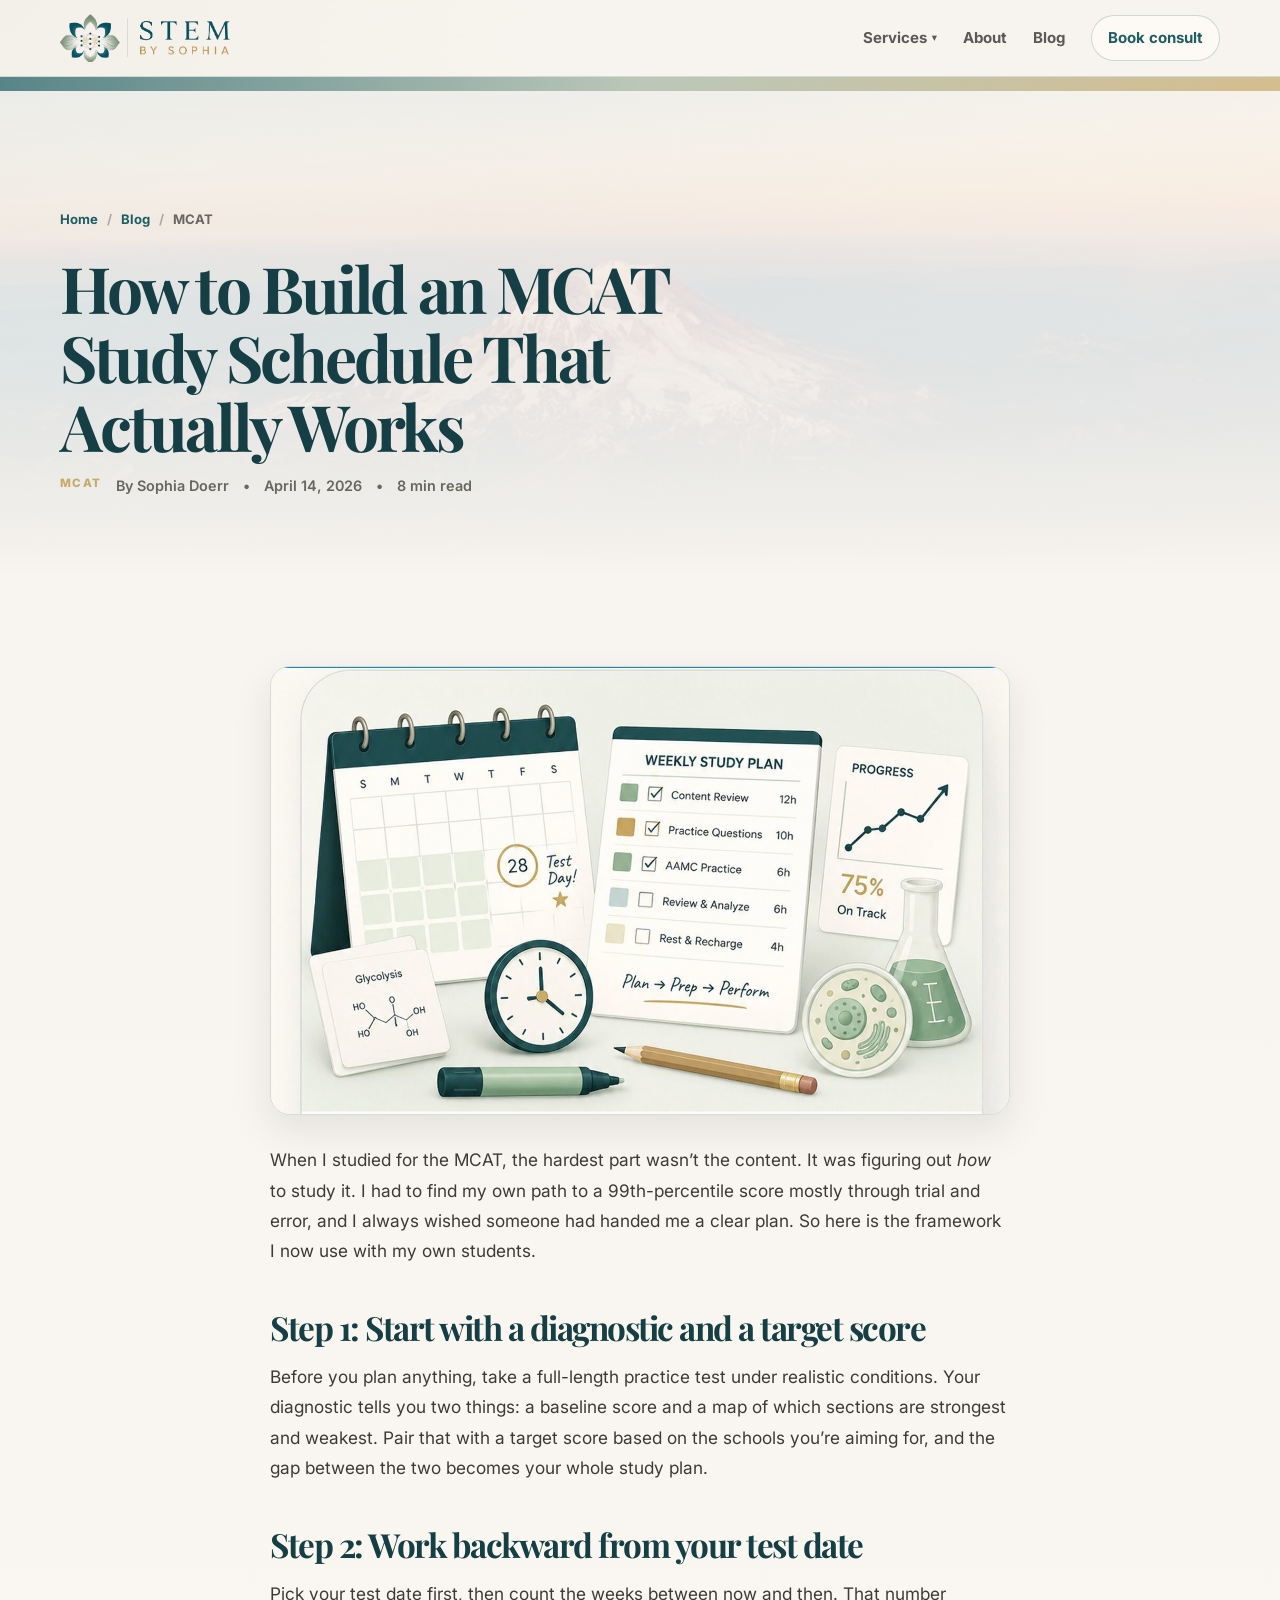
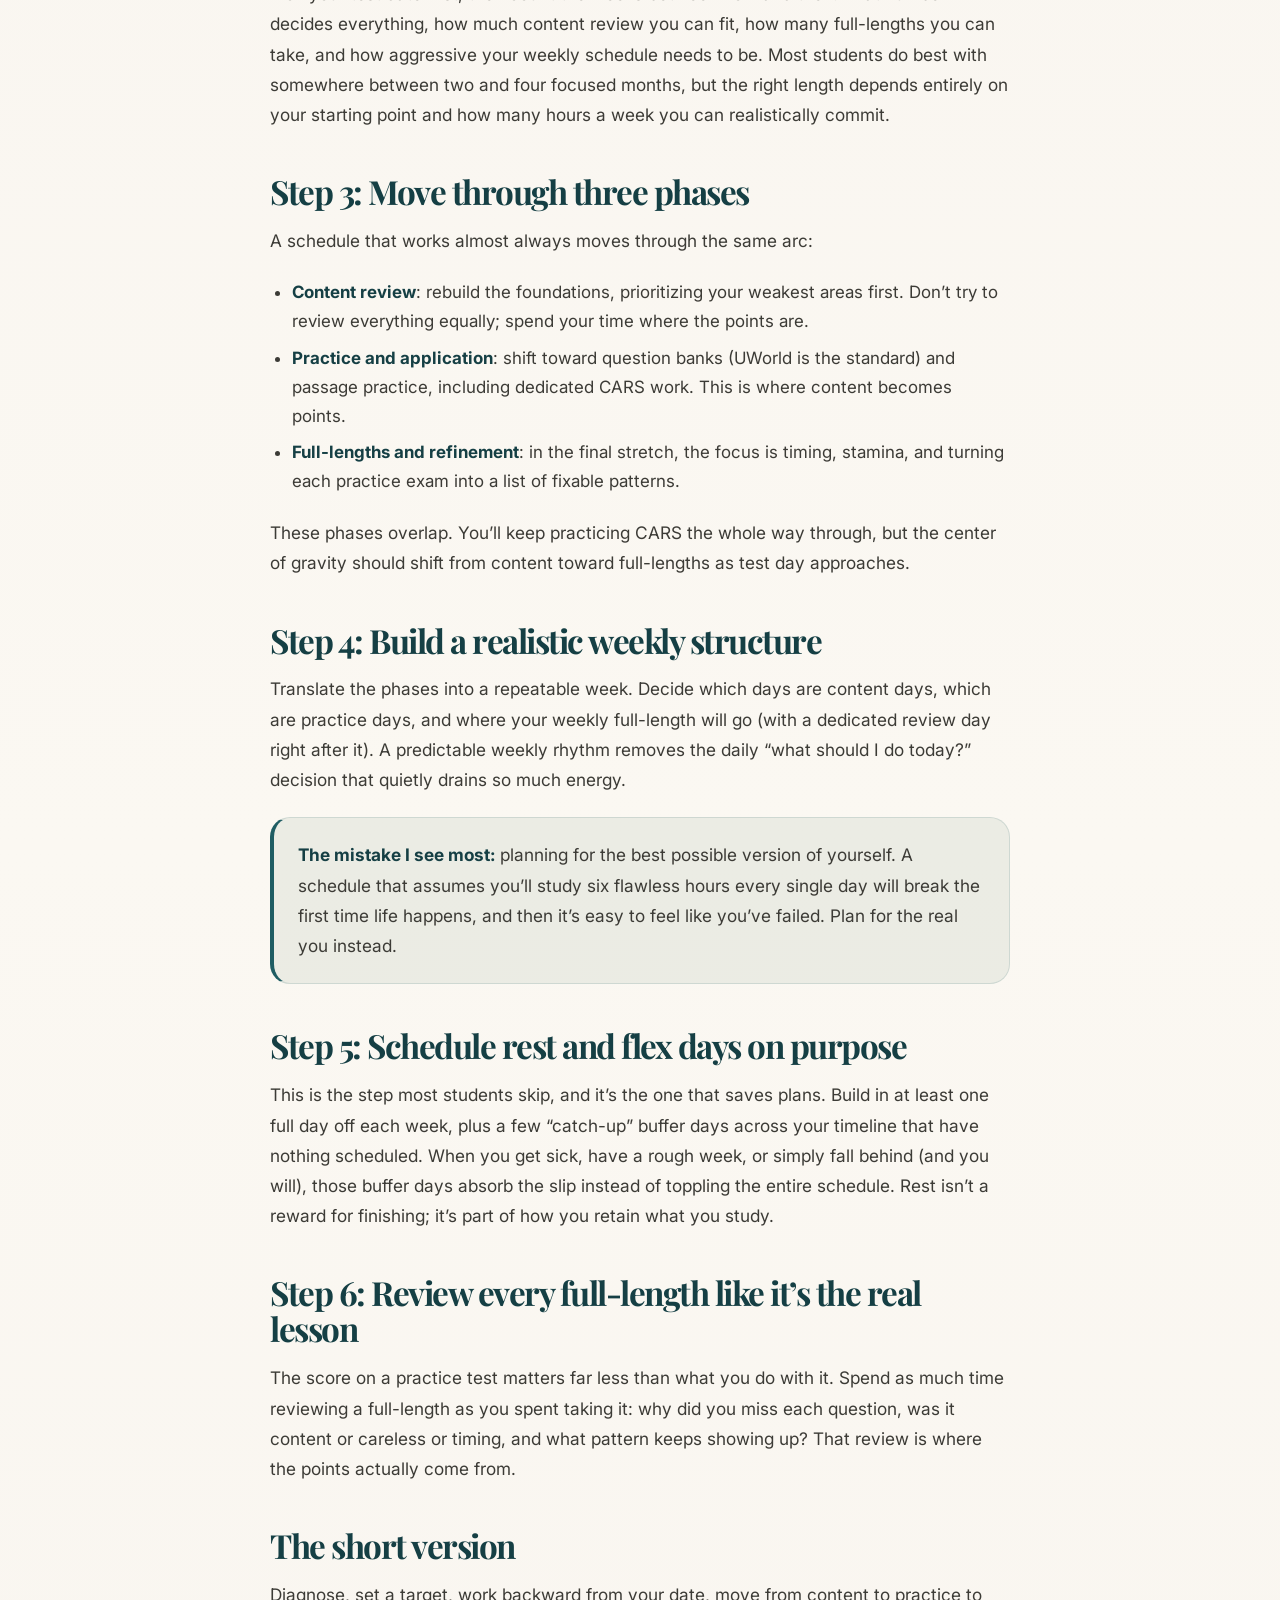
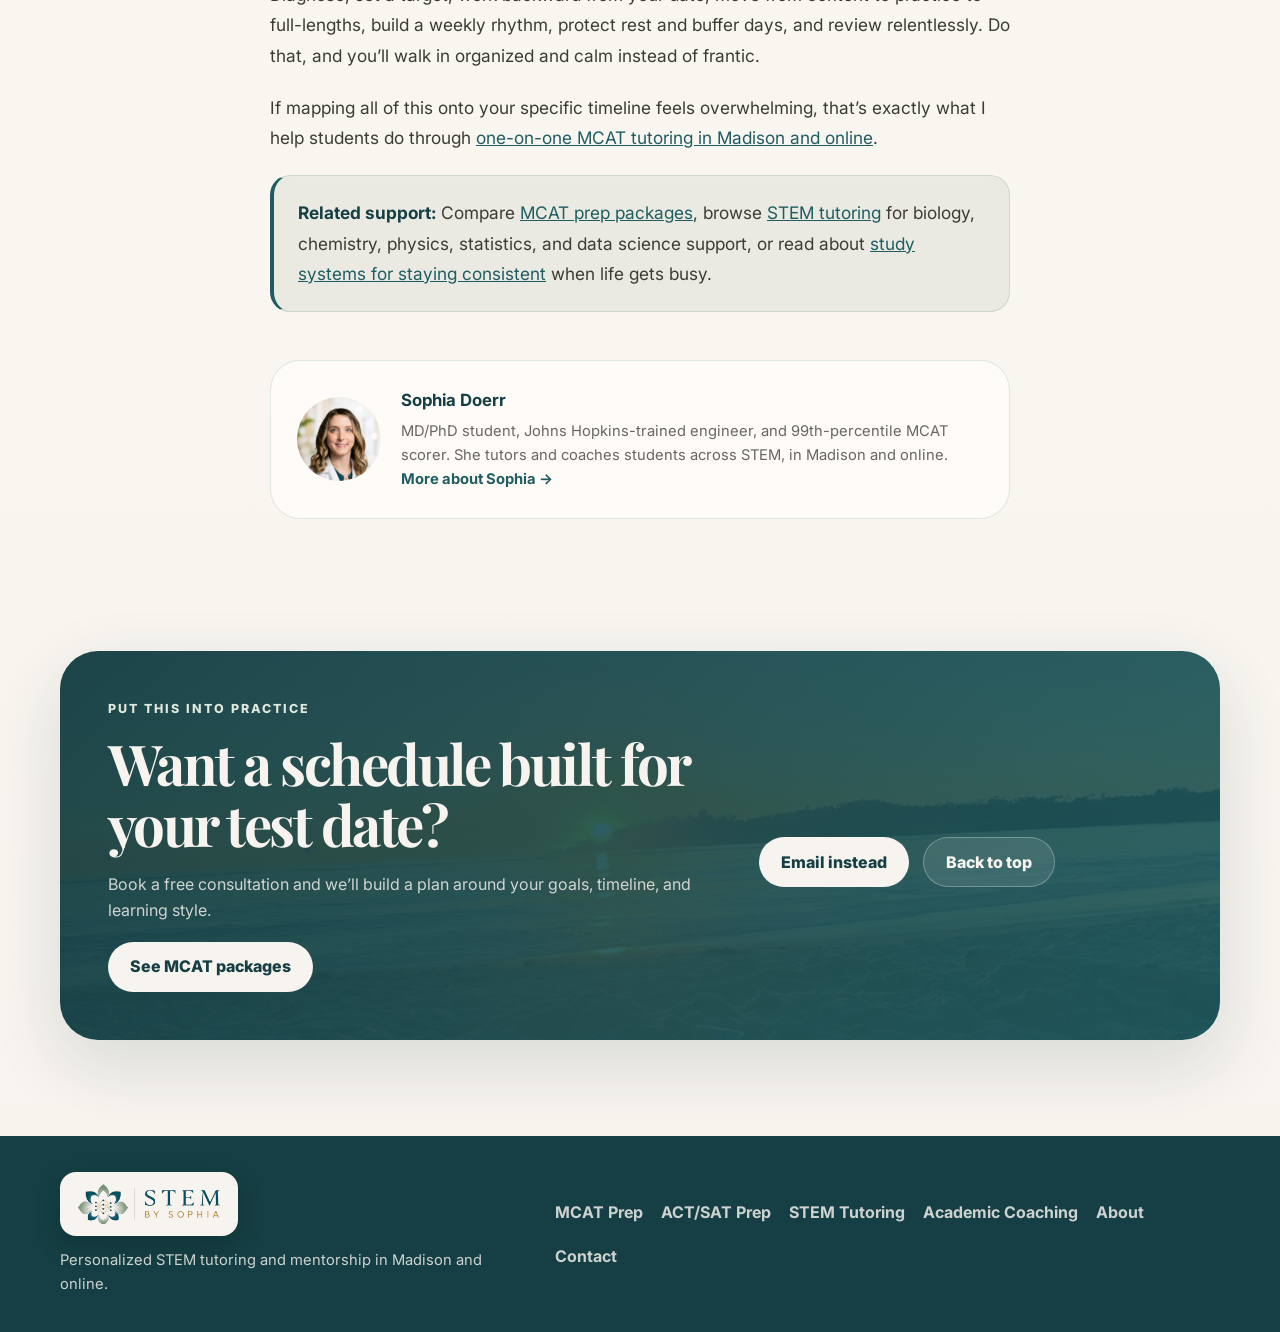
<file: blog-mcat-study-schedule.html>
<!DOCTYPE html>
<html lang="en">
<head>
  <meta charset="UTF-8" />
  <meta name="viewport" content="width=device-width, initial-scale=1.0" />
  <meta name="description" content="A step-by-step framework from a 99th-percentile scorer: plan backward from your test date, target high-yield gaps, phase your prep, and build in rest so your schedule survives real life." />
  <meta name="author" content="Sophia Doerr" />
  <link rel="canonical" href="https://www.stembysophia.com/blog-mcat-study-schedule.html" />
  <meta property="og:title" content="How to Build an MCAT Study Schedule That Actually Works | STEM by Sophia" />
  <meta property="og:description" content="A step-by-step framework from a 99th-percentile scorer: plan backward from your test date, target high-yield gaps, phase your prep, and build in rest so your schedule survives real life." />
  <meta property="og:type" content="article" />
  <meta property="og:url" content="https://www.stembysophia.com/blog-mcat-study-schedule.html" />
  <meta property="og:image" content="https://www.stembysophia.com/images/mcat-study-plan.jpg" />
  <title>How to Build an MCAT Study Schedule That Actually Works | STEM by Sophia</title>
  <link rel="preconnect" href="https://fonts.googleapis.com">
  <link rel="preconnect" href="https://fonts.gstatic.com" crossorigin>
  <link href="https://fonts.googleapis.com/css2?family=Inter:wght@400;500;600;700;800;900&family=Playfair+Display:wght@600;700&family=Sacramento&display=swap" rel="stylesheet">
  <link rel="icon" type="image/png" sizes="32x32" href="images/favicon-32.png" />
  <link rel="apple-touch-icon" href="images/favicon-180.png" />
  <link rel="stylesheet" href="style.css" />
  <script type="application/ld+json">
  {
    "@context": "https://schema.org",
    "@type": "BlogPosting",
    "headline": "How to Build an MCAT Study Schedule That Actually Works",
    "description": "A step-by-step framework from a 99th-percentile scorer: plan backward from your test date, target high-yield gaps, phase your prep, and build in rest so your schedule survives real life.",
    "datePublished": "2026-04-14",
    "image": "https://www.stembysophia.com/images/nature-rainier-aerial.jpg",
    "author": { "@type": "Person", "name": "Sophia Doerr" },
    "publisher": { "@type": "EducationalOrganization", "name": "STEM by Sophia" },
    "mainEntityOfPage": "https://www.stembysophia.com/blog-mcat-study-schedule.html"
  }
  </script>
</head>
<body>
  <header class="site-header" id="top">
    <nav class="nav container" aria-label="Primary navigation">
      <a class="brand" href="index.html" aria-label="STEM by Sophia home">
        <img loading="eager" decoding="async" src="images/logo-lockup.png" alt="STEM by Sophia" class="brand-logo" width="525" height="148" />
      </a>
      <button class="nav-toggle" aria-label="Toggle navigation menu" aria-expanded="false" aria-controls="navLinks">
        <span></span>
      </button>
      <div class="nav-links" id="navLinks">
        <div class="has-dropdown">
          <a href="#" class="dropdown-trigger" aria-haspopup="true" aria-expanded="false">Services <span class="caret">&#9662;</span></a>
          <div class="dropdown">
            <a href="mcat.html">MCAT Prep<span>6&ndash;30 session packages</span></a>
            <a href="test-prep.html">ACT &amp; SAT Prep<span>Targeted test strategy</span></a>
            <a href="tutoring.html">STEM Tutoring<span>Math &amp; science, HS&ndash;grad</span></a>
            <a href="academic-coaching.html">Academic Coaching<span>Especially ND students</span></a>
          </div>
        </div>
        <a href="about.html">About</a>
        <a href="blog.html">Blog</a>
        <a href="#contact" class="nav-cta">Book consult</a>
      </div>
    </nav>
  </header>

  <main>
    <section class="page-hero">
      <div class="page-hero-bg" aria-hidden="true">
        <img loading="eager" decoding="async" src="images/nature-rainier-aerial.jpg" alt="" />
      </div>
      <div class="container">
        <div class="page-hero-inner reveal">
          <nav class="breadcrumb" aria-label="Breadcrumb">
            <a href="index.html">Home</a><span class="sep">/</span><a href="blog.html">Blog</a><span class="sep">/</span><span>MCAT</span>
          </nav>
          <h1>How to Build an MCAT Study Schedule That Actually Works</h1>
          <div class="post-meta-row">
            <span class="post-tag">MCAT</span>
            <span>By Sophia Doerr</span><span aria-hidden="true">&bull;</span>
            <time datetime="2026-04-14">April 14, 2026</time><span aria-hidden="true">&bull;</span>
            <span>8 min read</span>
          </div>
        </div>
      </div>
    </section>

    <article class="section-padding">
      <div class="container">
        <div class="post-body reveal">
          <figure class="post-feature"><img loading="eager" decoding="async" src="images/mcat-study-plan.jpg" alt="A calendar, weekly study plan checklist, progress tracker and science notes for MCAT prep" /></figure>
          <p>When I studied for the MCAT, the hardest part wasn&rsquo;t the content. It was figuring out <em>how</em> to study it. I had to find my own path to a 99th-percentile score mostly through trial and error, and I always wished someone had handed me a clear plan. So here is the framework I now use with my own students.</p>

          <h2>Step 1: Start with a diagnostic and a target score</h2>
          <p>Before you plan anything, take a full-length practice test under realistic conditions. Your diagnostic tells you two things: a baseline score and a map of which sections are strongest and weakest. Pair that with a target score based on the schools you&rsquo;re aiming for, and the gap between the two becomes your whole study plan.</p>

          <h2>Step 2: Work backward from your test date</h2>
          <p>Pick your test date first, then count the weeks between now and then. That number decides everything, how much content review you can fit, how many full-lengths you can take, and how aggressive your weekly schedule needs to be. Most students do best with somewhere between two and four focused months, but the right length depends entirely on your starting point and how many hours a week you can realistically commit.</p>

          <h2>Step 3: Move through three phases</h2>
          <p>A schedule that works almost always moves through the same arc:</p>
          <ul>
            <li><strong>Content review</strong>: rebuild the foundations, prioritizing your weakest areas first. Don&rsquo;t try to review everything equally; spend your time where the points are.</li>
            <li><strong>Practice and application</strong>: shift toward question banks (UWorld is the standard) and passage practice, including dedicated CARS work. This is where content becomes points.</li>
            <li><strong>Full-lengths and refinement</strong>: in the final stretch, the focus is timing, stamina, and turning each practice exam into a list of fixable patterns.</li>
          </ul>
          <p>These phases overlap. You&rsquo;ll keep practicing CARS the whole way through, but the center of gravity should shift from content toward full-lengths as test day approaches.</p>

          <h2>Step 4: Build a realistic weekly structure</h2>
          <p>Translate the phases into a repeatable week. Decide which days are content days, which are practice days, and where your weekly full-length will go (with a dedicated review day right after it). A predictable weekly rhythm removes the daily &ldquo;what should I do today?&rdquo; decision that quietly drains so much energy.</p>

          <div class="tip-box"><p><strong>The mistake I see most:</strong> planning for the best possible version of yourself. A schedule that assumes you&rsquo;ll study six flawless hours every single day will break the first time life happens, and then it&rsquo;s easy to feel like you&rsquo;ve failed. Plan for the real you instead.</p></div>

          <h2>Step 5: Schedule rest and flex days on purpose</h2>
          <p>This is the step most students skip, and it&rsquo;s the one that saves plans. Build in at least one full day off each week, plus a few &ldquo;catch-up&rdquo; buffer days across your timeline that have nothing scheduled. When you get sick, have a rough week, or simply fall behind (and you will), those buffer days absorb the slip instead of toppling the entire schedule. Rest isn&rsquo;t a reward for finishing; it&rsquo;s part of how you retain what you study.</p>

          <h2>Step 6: Review every full-length like it&rsquo;s the real lesson</h2>
          <p>The score on a practice test matters far less than what you do with it. Spend as much time reviewing a full-length as you spent taking it: why did you miss each question, was it content or careless or timing, and what pattern keeps showing up? That review is where the points actually come from.</p>

          <h2>The short version</h2>
          <p>Diagnose, set a target, work backward from your date, move from content to practice to full-lengths, build a weekly rhythm, protect rest and buffer days, and review relentlessly. Do that, and you&rsquo;ll walk in organized and calm instead of frantic.</p>
          <p>If mapping all of this onto your specific timeline feels overwhelming, that&rsquo;s exactly what I help students do through <a href="mcat.html">one-on-one MCAT tutoring in Madison and online</a>.</p>

          <div class="tip-box related-links">
            <p><strong>Related support:</strong> Compare <a href="mcat.html">MCAT prep packages</a>, browse <a href="tutoring.html">STEM tutoring</a> for biology, chemistry, physics, statistics, and data science support, or read about <a href="blog-adhd-study-systems.html">study systems for staying consistent</a> when life gets busy.</p>
          </div>
        </div>
        <div class="author-box reveal">
          <img loading="lazy" decoding="async" src="images/sophia-whitecoat.jpg" alt="Sophia Doerr" />
          <div>
            <h4>Sophia Doerr</h4>
            <p>MD/PhD student, Johns Hopkins-trained engineer, and 99th-percentile MCAT scorer. She tutors and coaches students across STEM, in Madison and online. <a href="about.html" style="color:var(--teal);font-weight:700;">More about Sophia &rarr;</a></p>
          </div>
        </div>
      </div>
    </article>

    <section class="cta-section" id="contact">
      <div class="container cta-card reveal">
        <div>
          <p class="eyebrow">Put this into practice</p>
          <h2>Want a schedule built for your test date?</h2>
          <p>Book a free consultation and we&rsquo;ll build a plan around your goals, timeline, and learning style.</p>
          <div class="hero-actions" style="margin-top:18px;">
            <a class="button" style="color:var(--teal-dark);background:var(--cream);" href="mcat.html">See MCAT packages</a>
          </div>
        </div>
        <div class="cta-actions booking-actions">
          <!-- Start Square Appointments Embed Code -->
          <script src="https://square.site/appointments/buyer/widget/3b6ggubn26pd8r/LTJK2GXPA65BX.js"></script>
          <!-- End Square Appointments Embed Code -->
          <a class="button button-primary" href="mailto:hello@stembysophia.com?subject=Tutoring%20Inquiry%20for%20STEM%20by%20Sophia">Email instead</a>
          <a class="button button-secondary" href="#top">Back to top</a>
        </div>
      </div>
    </section>
  </main>

  <footer class="site-footer">
    <div class="container footer-grid">
      <div>
        <a class="brand footer-brand" href="index.html" aria-label="STEM by Sophia home">
          <span class="footer-logo-chip"><img loading="lazy" decoding="async" src="images/logo-lockup.png" alt="STEM by Sophia" /></span>
        </a>
        <p>Personalized STEM tutoring and mentorship in Madison and online.</p>
      </div>
      <div class="footer-links">
        <a href="mcat.html">MCAT Prep</a>
        <a href="test-prep.html">ACT/SAT Prep</a>
        <a href="tutoring.html">STEM Tutoring</a>
        <a href="academic-coaching.html">Academic Coaching</a>
        <a href="about.html">About</a>
        <a href="mailto:hello@stembysophia.com">Contact</a>
      </div>
    </div>
  </footer>
  <script src="main.js"></script>
</body>
</html>
</file>
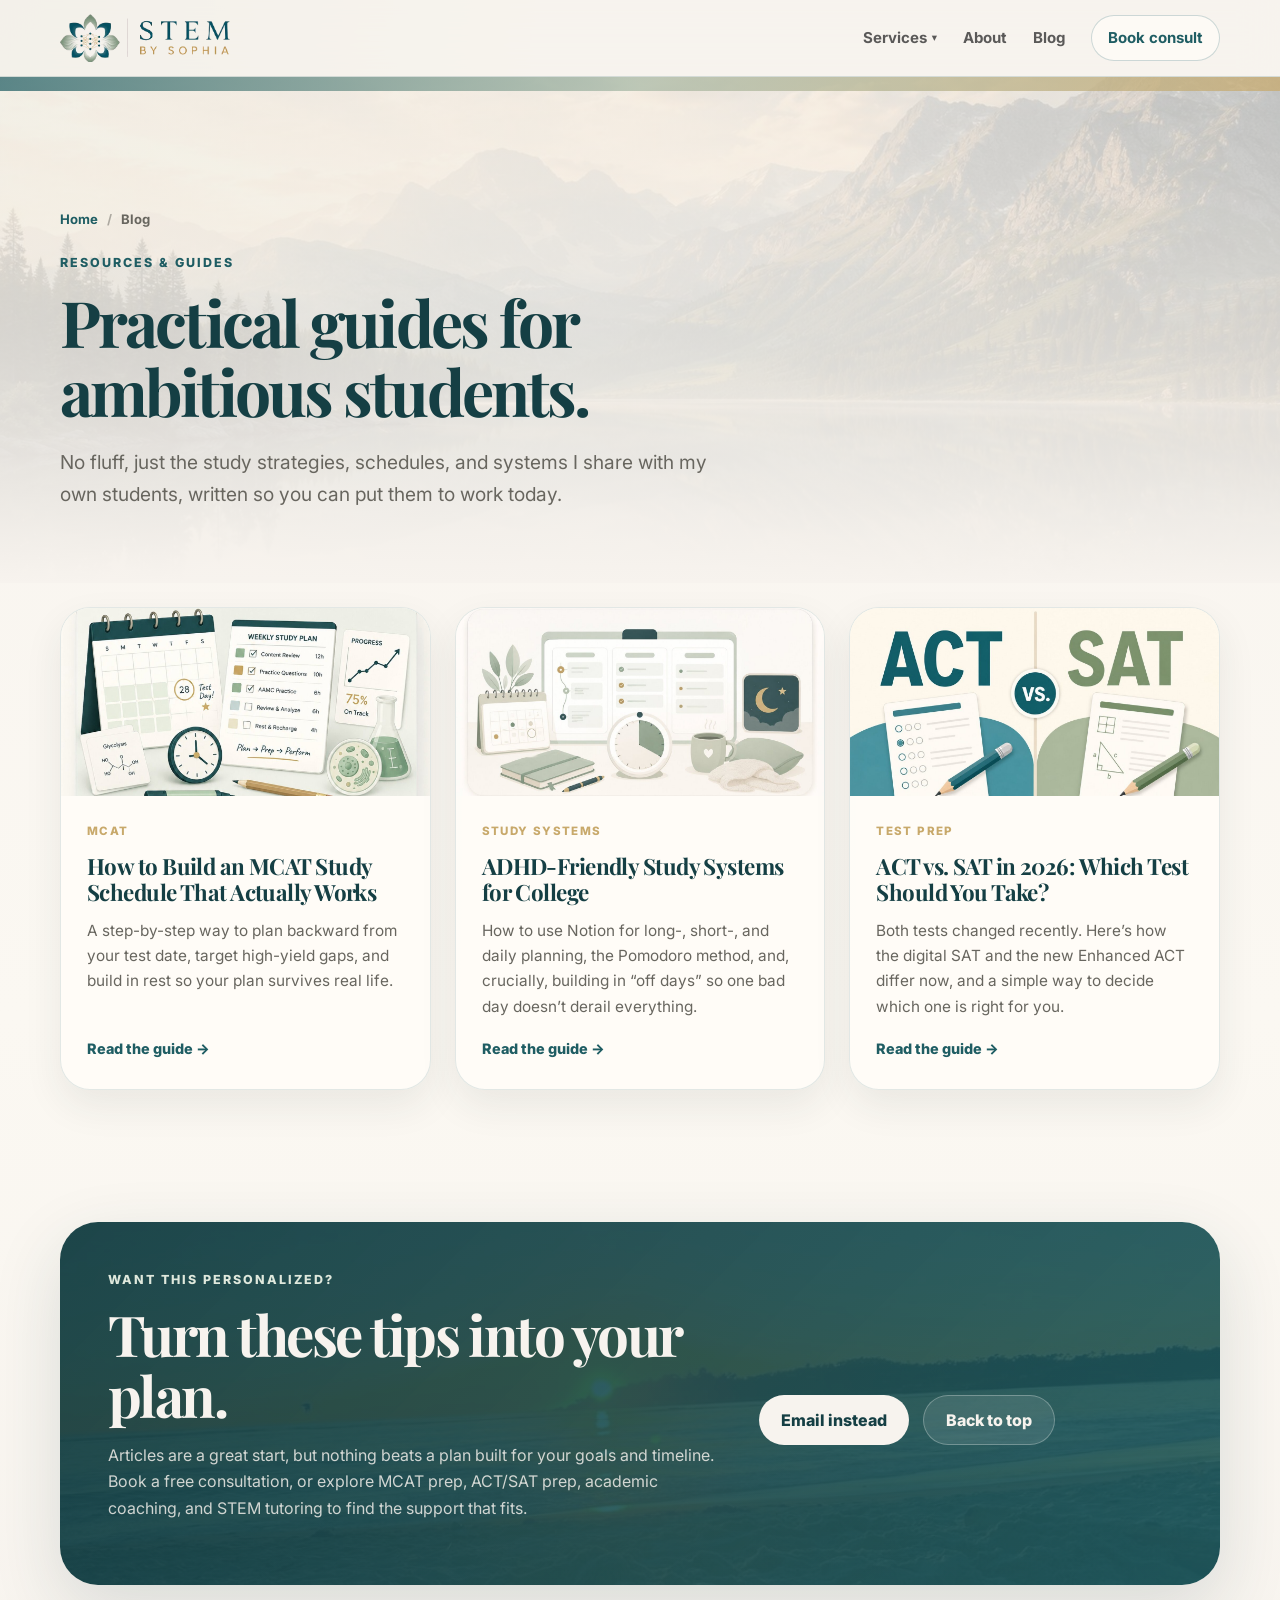
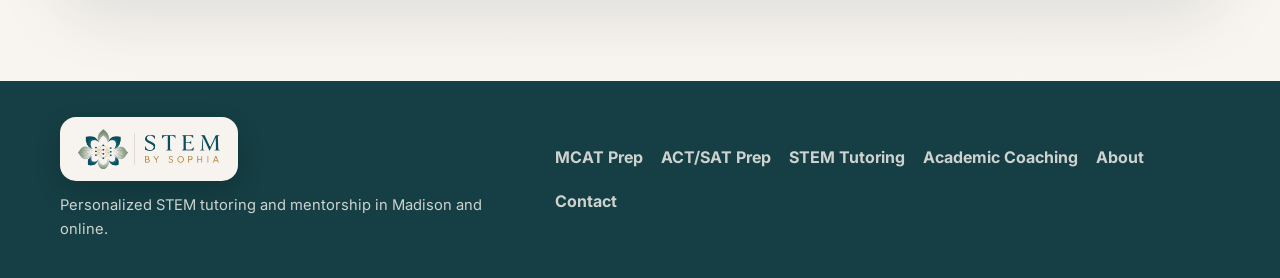
<file: blog.html>
<!DOCTYPE html>
<html lang="en">
<head>
  <meta charset="UTF-8" />
  <meta name="viewport" content="width=device-width, initial-scale=1.0" />
  <meta name="description" content="The STEM by Sophia blog, practical, no-fluff guides on MCAT study schedules, ADHD-friendly study systems, ACT vs SAT, and getting the most out of STEM coursework." />
  <meta name="keywords" content="MCAT study schedule, ADHD study tips college, ACT vs SAT, STEM study strategies, study systems" />
  <meta name="author" content="Sophia Doerr" />
  <link rel="canonical" href="https://www.stembysophia.com/blog.html" />
  <meta property="og:title" content="Blog & Resources | STEM by Sophia" />
  <meta property="og:description" content="Practical guides on MCAT scheduling, ADHD-friendly study systems, ACT vs SAT, and more." />
  <meta property="og:type" content="website" />
  <meta property="og:url" content="https://www.stembysophia.com/blog.html" />
  <meta property="og:image" content="https://www.stembysophia.com/images/hero-mountain-lake.jpg" />
  <title>Blog &amp; Resources | STEM by Sophia</title>
  <link rel="preconnect" href="https://fonts.googleapis.com">
  <link rel="preconnect" href="https://fonts.gstatic.com" crossorigin>
  <link href="https://fonts.googleapis.com/css2?family=Inter:wght@400;500;600;700;800;900&family=Playfair+Display:wght@600;700&family=Sacramento&display=swap" rel="stylesheet">
  <link rel="icon" type="image/png" sizes="32x32" href="images/favicon-32.png" />
  <link rel="apple-touch-icon" href="images/favicon-180.png" />
  <link rel="stylesheet" href="style.css" />
  <script type="application/ld+json">
  {
    "@context": "https://schema.org",
    "@type": "Blog",
    "name": "STEM by Sophia Blog",
    "url": "https://www.stembysophia.com/blog.html",
    "publisher": { "@type": "EducationalOrganization", "name": "STEM by Sophia" },
    "blogPost": [
      { "@type": "BlogPosting", "headline": "How to Build an MCAT Study Schedule That Actually Works", "url": "https://www.stembysophia.com/blog-mcat-study-schedule.html" },
      { "@type": "BlogPosting", "headline": "ADHD-Friendly Study Systems for College", "url": "https://www.stembysophia.com/blog-adhd-study-systems.html" },
      { "@type": "BlogPosting", "headline": "ACT vs. SAT in 2026: Which Test Should You Take?", "url": "https://www.stembysophia.com/blog-act-vs-sat.html" }
    ]
  }
  </script>
</head>
<body>
  <header class="site-header" id="top">
    <nav class="nav container" aria-label="Primary navigation">
      <a class="brand" href="index.html" aria-label="STEM by Sophia home">
        <img loading="eager" decoding="async" src="images/logo-lockup.png" alt="STEM by Sophia" class="brand-logo" width="525" height="148" />
      </a>
      <button class="nav-toggle" aria-label="Toggle navigation menu" aria-expanded="false" aria-controls="navLinks">
        <span></span>
      </button>
      <div class="nav-links" id="navLinks">
        <div class="has-dropdown">
          <a href="#" class="dropdown-trigger" aria-haspopup="true" aria-expanded="false">Services <span class="caret">&#9662;</span></a>
          <div class="dropdown">
            <a href="mcat.html">MCAT Prep<span>6&ndash;30 session packages</span></a>
            <a href="test-prep.html">ACT &amp; SAT Prep<span>Targeted test strategy</span></a>
            <a href="tutoring.html">STEM Tutoring<span>Math &amp; science, HS&ndash;grad</span></a>
            <a href="academic-coaching.html">Academic Coaching<span>Especially ND students</span></a>
          </div>
        </div>
        <a href="about.html">About</a>
        <a href="blog.html">Blog</a>
        <a href="#contact" class="nav-cta">Book consult</a>
      </div>
    </nav>
  </header>

  <main>
    <section class="page-hero">
      <div class="page-hero-bg" aria-hidden="true">
        <img loading="eager" decoding="async" src="images/hero-mountain-lake.jpg" alt="" />
      </div>
      <div class="container">
        <div class="page-hero-inner reveal">
          <nav class="breadcrumb" aria-label="Breadcrumb">
            <a href="index.html">Home</a><span class="sep">/</span><span>Blog</span>
          </nav>
          <p class="eyebrow">Resources &amp; guides</p>
          <h1>Practical guides for ambitious students.</h1>
          <p class="hero-lede">
            No fluff, just the study strategies, schedules, and systems I share with my own students, written so you can put them to work today.
          </p>
        </div>
      </div>
    </section>

    <section class="section-padding" style="padding-top:24px;">
      <div class="container">
        <div class="post-grid">
          <a class="post-card reveal" href="blog-mcat-study-schedule.html">
            <div class="post-thumb"><img loading="lazy" decoding="async" src="images/mcat-study-plan.jpg" alt="A calendar, weekly study plan checklist, progress tracker and science notes for MCAT prep" /></div>
            <div class="post-inner">
              <span class="post-tag">MCAT</span>
              <h3>How to Build an MCAT Study Schedule That Actually Works</h3>
              <p>A step-by-step way to plan backward from your test date, target high-yield gaps, and build in rest so your plan survives real life.</p>
              <span class="read-more">Read the guide &rarr;</span>
            </div>
          </a>

          <a class="post-card reveal" data-delay="1" href="blog-adhd-study-systems.html">
            <div class="post-thumb"><img loading="lazy" decoding="async" src="images/adhd-organizer.jpg" alt="A calm study setup with a planner board, calendar, timer, mug and a night-time off-day icon" /></div>
            <div class="post-inner">
              <span class="post-tag">Study Systems</span>
              <h3>ADHD-Friendly Study Systems for College</h3>
              <p>How to use Notion for long-, short-, and daily planning, the Pomodoro method, and, crucially, building in &ldquo;off days&rdquo; so one bad day doesn&rsquo;t derail everything.</p>
              <span class="read-more">Read the guide &rarr;</span>
            </div>
          </a>

          <a class="post-card reveal" data-delay="2" href="blog-act-vs-sat.html">
            <div class="post-thumb"><img loading="lazy" decoding="async" src="images/act-vs-sat.jpg" alt="ACT versus SAT, shown with answer sheets and pencils" /></div>
            <div class="post-inner">
              <span class="post-tag">Test Prep</span>
              <h3>ACT vs. SAT in 2026: Which Test Should You Take?</h3>
              <p>Both tests changed recently. Here&rsquo;s how the digital SAT and the new Enhanced ACT differ now, and a simple way to decide which one is right for you.</p>
              <span class="read-more">Read the guide &rarr;</span>
            </div>
          </a>
        </div>
      </div>
    </section>

    <section class="cta-section" id="contact">
      <div class="container cta-card reveal">
        <div>
          <p class="eyebrow">Want this personalized?</p>
          <h2>Turn these tips into your plan.</h2>
          <p>Articles are a great start, but nothing beats a plan built for your goals and timeline. Book a free consultation, or explore <a href="mcat.html">MCAT prep</a>, <a href="test-prep.html">ACT/SAT prep</a>, <a href="academic-coaching.html">academic coaching</a>, and <a href="tutoring.html">STEM tutoring</a> to find the support that fits.</p>
        </div>
        <div class="cta-actions booking-actions">
          <!-- Start Square Appointments Embed Code -->
          <script src="https://square.site/appointments/buyer/widget/3b6ggubn26pd8r/LTJK2GXPA65BX.js"></script>
          <!-- End Square Appointments Embed Code -->
          <a class="button button-primary" href="mailto:hello@stembysophia.com?subject=Tutoring%20Inquiry%20for%20STEM%20by%20Sophia">Email instead</a>
          <a class="button button-secondary" href="#top">Back to top</a>
        </div>
      </div>
    </section>
  </main>

  <footer class="site-footer">
    <div class="container footer-grid">
      <div>
        <a class="brand footer-brand" href="index.html" aria-label="STEM by Sophia home">
          <span class="footer-logo-chip"><img loading="lazy" decoding="async" src="images/logo-lockup.png" alt="STEM by Sophia" /></span>
        </a>
        <p>Personalized STEM tutoring and mentorship in Madison and online.</p>
      </div>
      <div class="footer-links">
        <a href="mcat.html">MCAT Prep</a>
        <a href="test-prep.html">ACT/SAT Prep</a>
        <a href="tutoring.html">STEM Tutoring</a>
        <a href="academic-coaching.html">Academic Coaching</a>
        <a href="about.html">About</a>
        <a href="mailto:hello@stembysophia.com">Contact</a>
      </div>
    </div>
  </footer>
  <script src="main.js"></script>
</body>
</html>
</file>
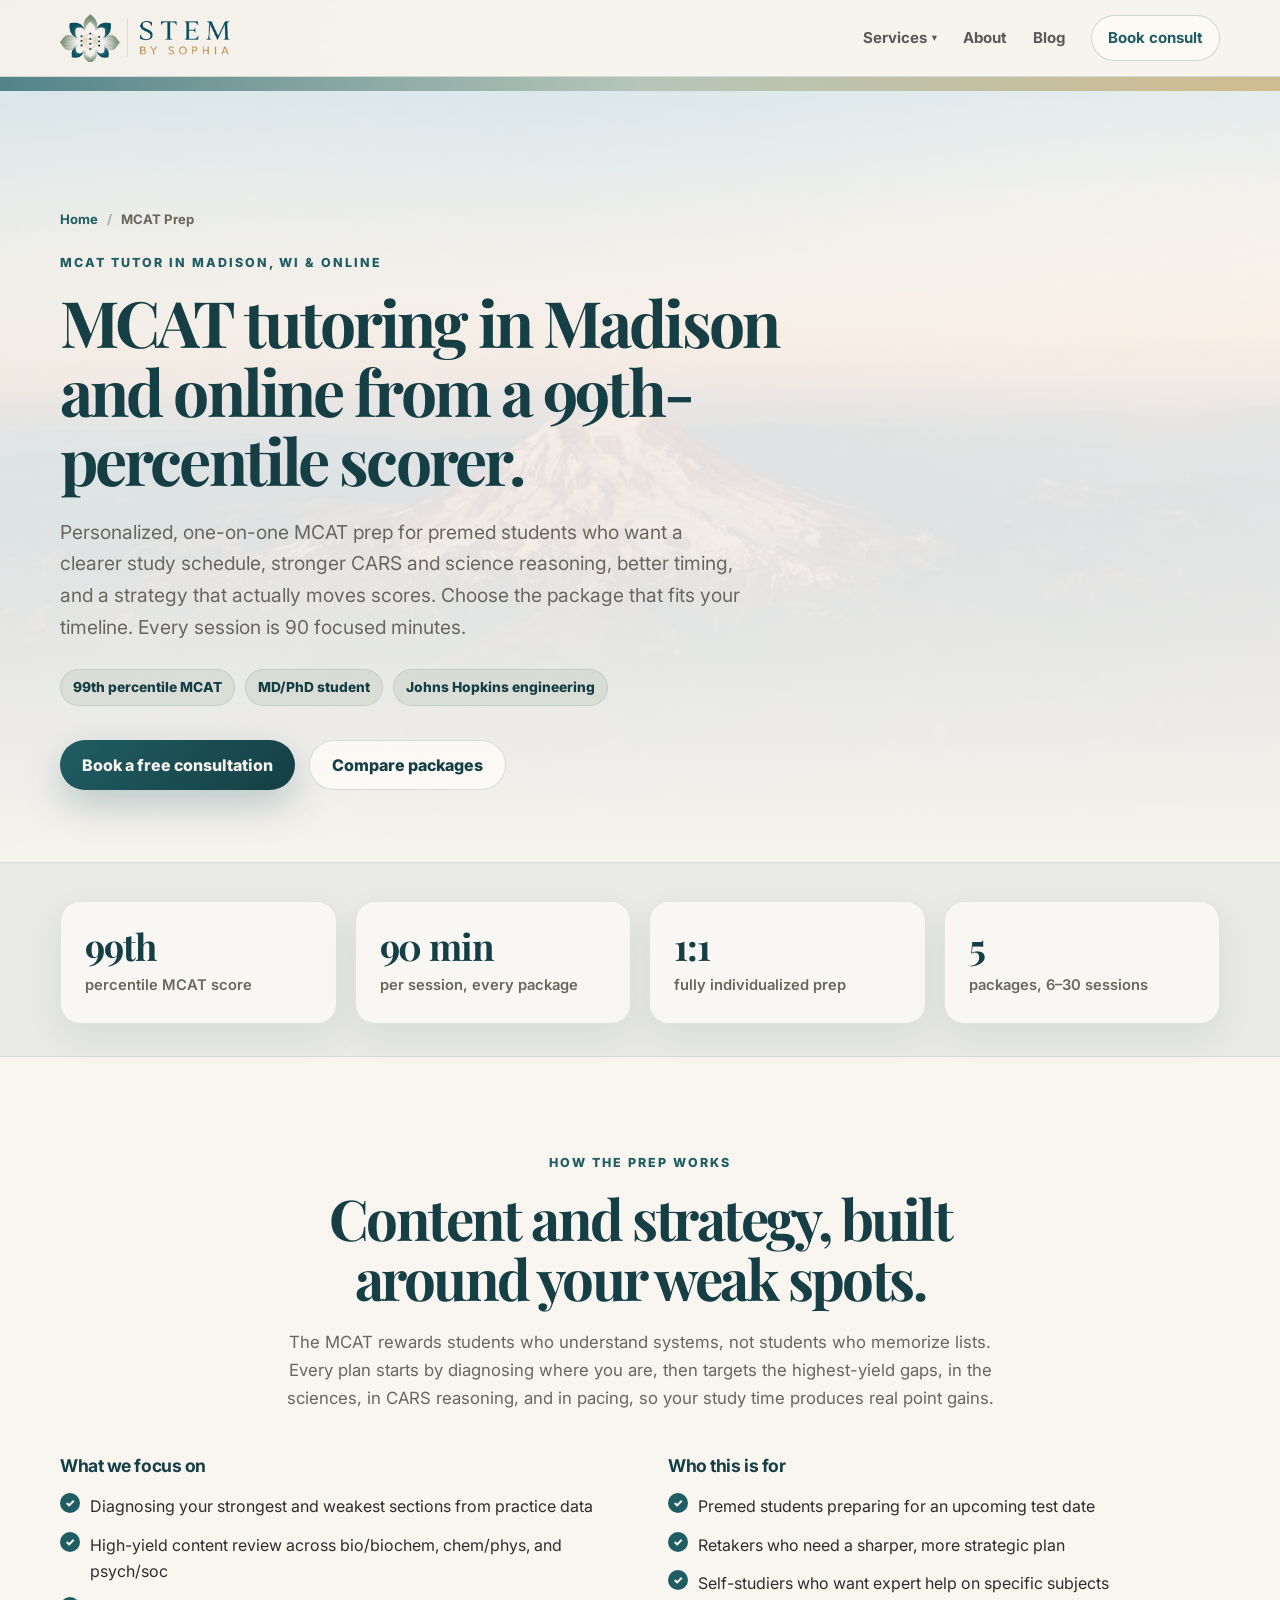
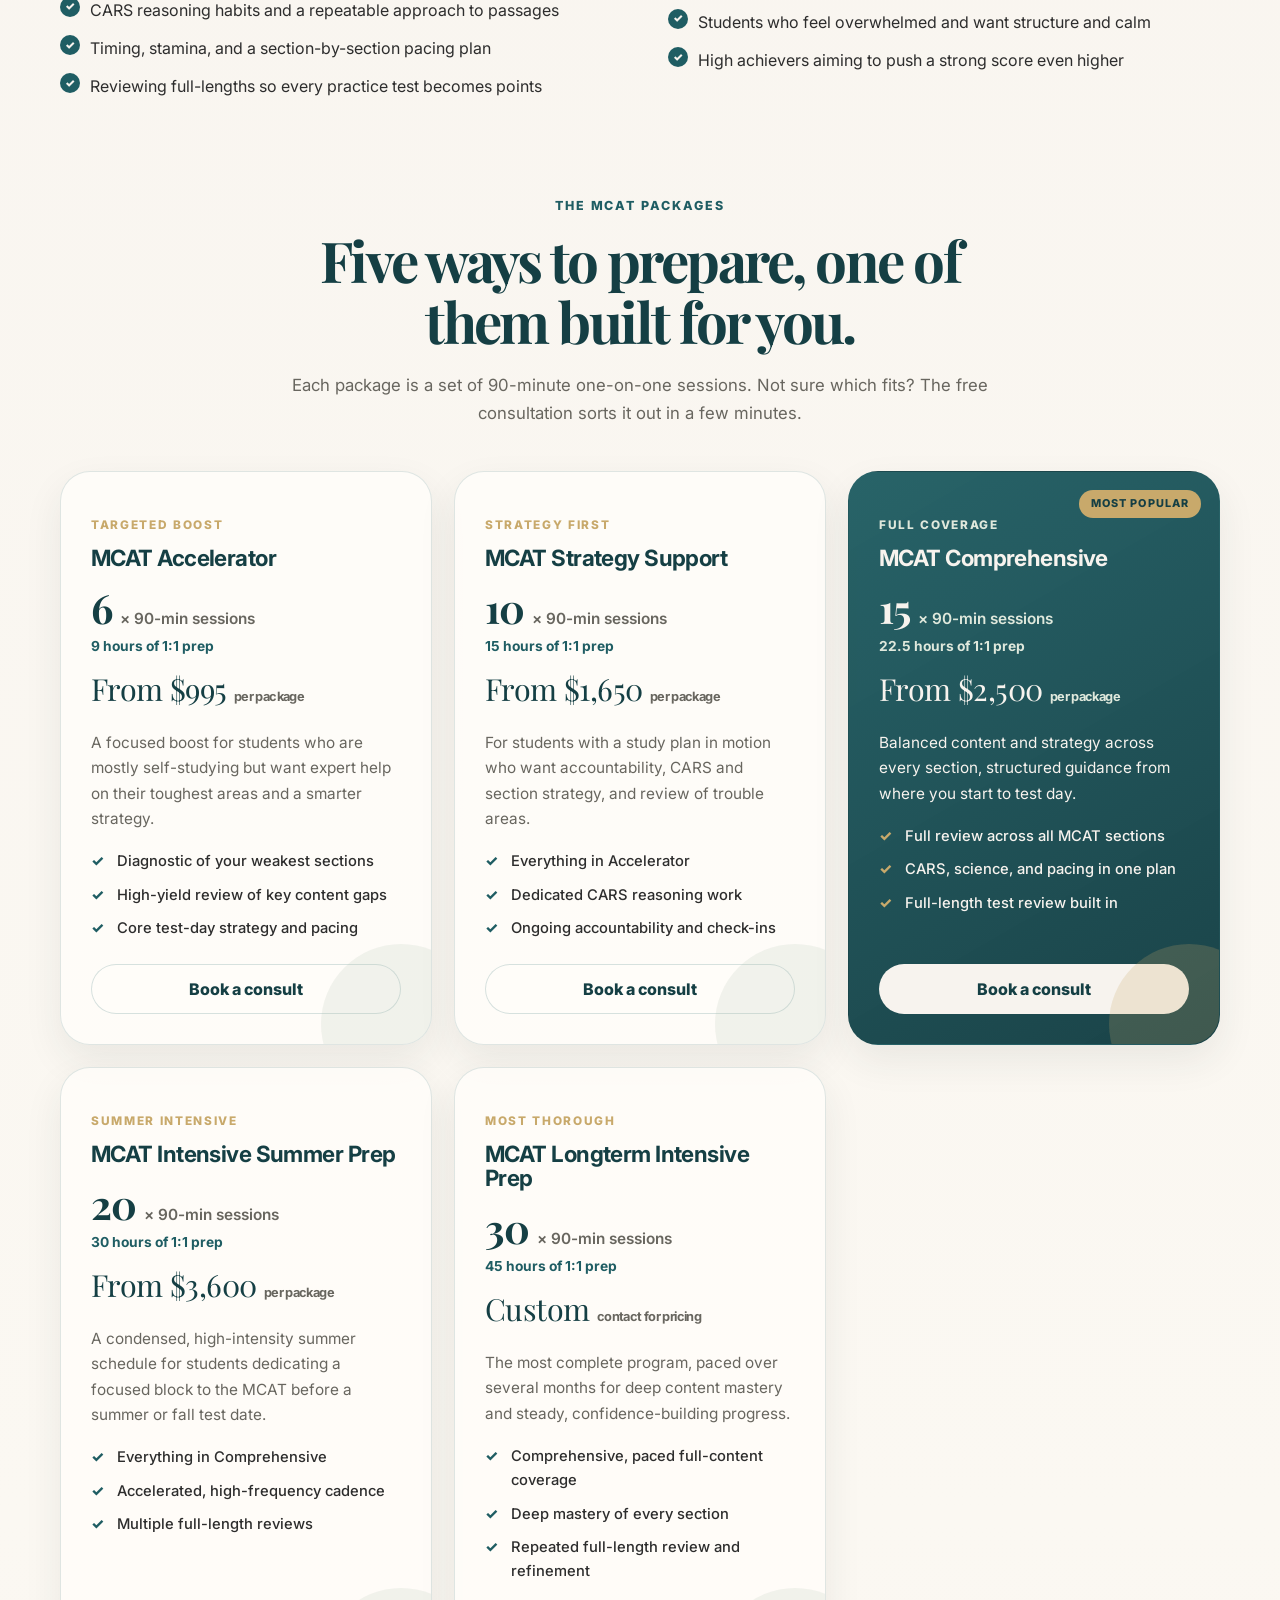
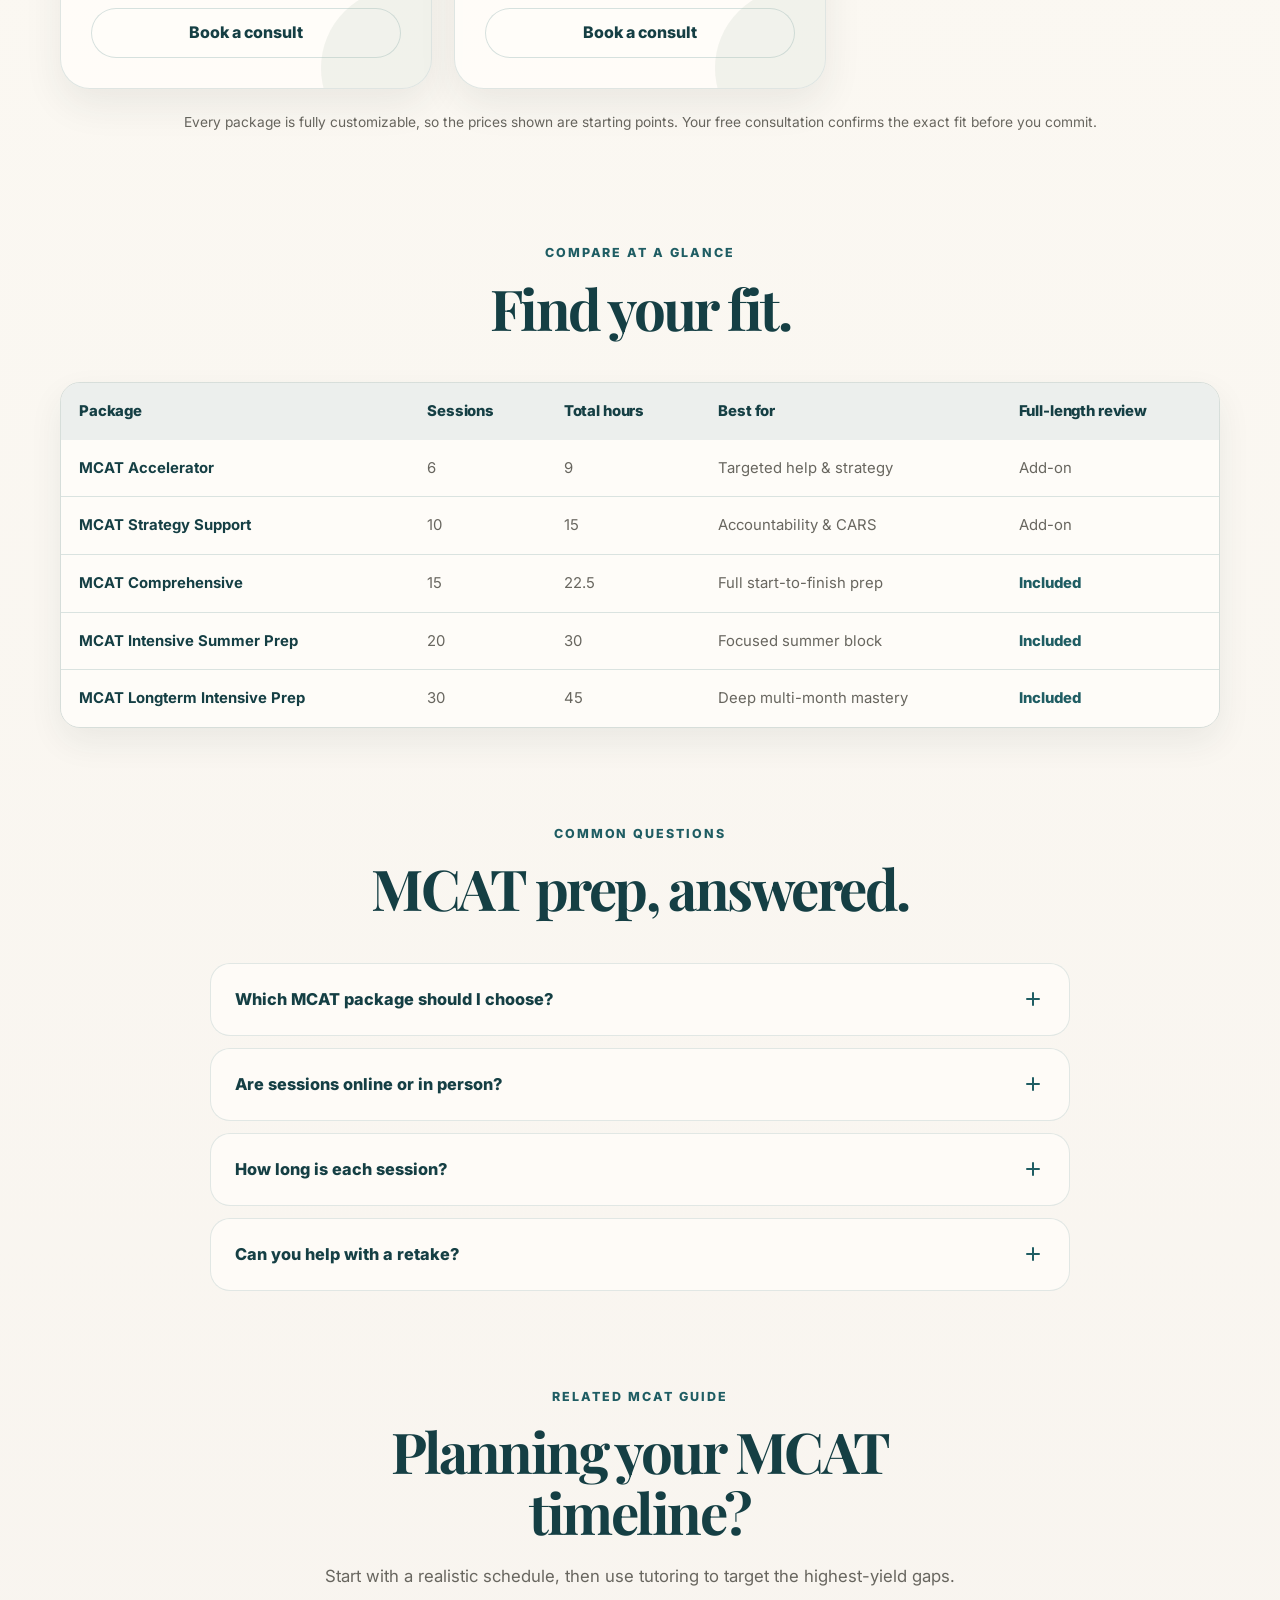
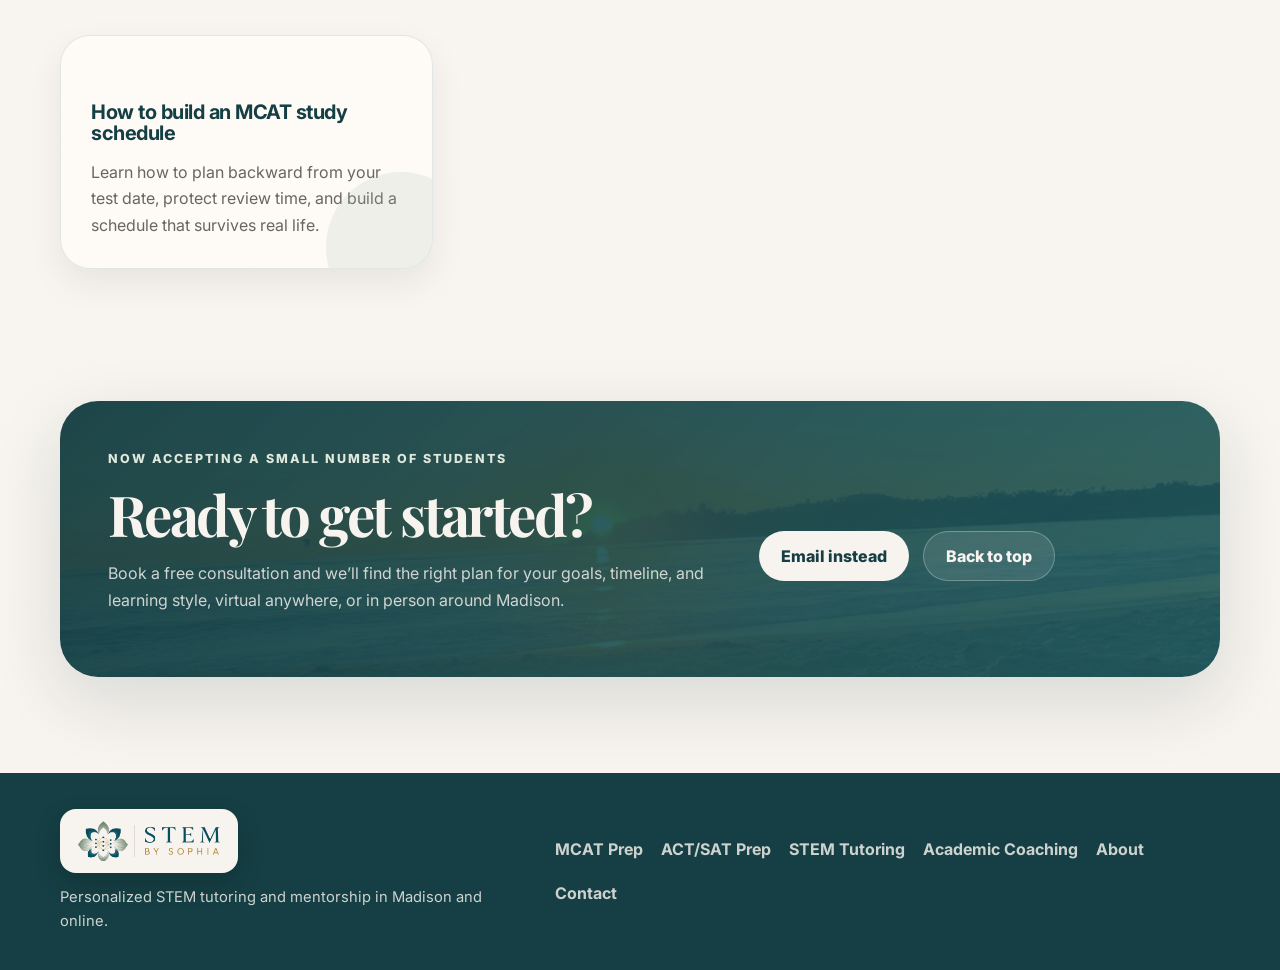
<file: mcat.html>
<!DOCTYPE html>
<html lang="en">
<head>
  <meta charset="UTF-8" />
  <meta name="viewport" content="width=device-width, initial-scale=1.0" />
  <meta name="description" content="MCAT tutor in Madison, WI and online from a 99th-percentile MCAT scorer and MD/PhD student. Personalized MCAT prep for CARS, science sections, timing, study schedules, and score strategy." />
  <meta name="keywords" content="MCAT tutor Madison WI, MCAT prep Madison, online MCAT tutor, 99th percentile MCAT tutor, MCAT CARS tutor, premed MCAT tutor, MD PhD MCAT tutor, MCAT study schedule tutor" />
  <meta name="author" content="Sophia Doerr" />
  <link rel="canonical" href="https://www.stembysophia.com/mcat.html" />
  <meta property="og:title" content="MCAT Tutor in Madison & Online | STEM by Sophia" />
  <meta property="og:description" content="Personalized one-on-one MCAT tutoring from a 99th-percentile scorer and MD/PhD student, with packages for CARS, science, timing, and study schedules." />
  <meta property="og:type" content="website" />
  <meta property="og:url" content="https://www.stembysophia.com/mcat.html" />
  <meta property="og:image" content="https://www.stembysophia.com/images/sophia-whitecoat.jpg" />
  <title>MCAT Tutor in Madison & Online | STEM by Sophia</title>
  <link rel="preconnect" href="https://fonts.googleapis.com">
  <link rel="preconnect" href="https://fonts.gstatic.com" crossorigin>
  <link href="https://fonts.googleapis.com/css2?family=Inter:wght@400;500;600;700;800;900&family=Playfair+Display:wght@600;700&family=Sacramento&display=swap" rel="stylesheet">
  <link rel="icon" type="image/png" sizes="32x32" href="images/favicon-32.png" />
  <link rel="apple-touch-icon" href="images/favicon-180.png" />
  <link rel="stylesheet" href="style.css" />
  <script type="application/ld+json">
  {
    "@context": "https://schema.org",
    "@type": "Service",
    "serviceType": "MCAT Tutoring and Test Preparation",
    "provider": {
      "@type": "Person",
      "name": "Sophia Doerr",
      "jobTitle": "MD/PhD Student & STEM Tutor",
      "alumniOf": "Johns Hopkins University"
    },
    "areaServed": [
      { "@type": "City", "name": "Madison, Wisconsin" },
      { "@type": "VirtualLocation", "name": "Online (worldwide)" }
    ],
    "url": "https://www.stembysophia.com/mcat.html",
    "description": "MCAT tutoring in Madison, Wisconsin and online from a 99th-percentile scorer and MD/PhD student, with support for CARS, science reasoning, timing, study schedules, and score strategy.",
    "hasOfferCatalog": {
      "@type": "OfferCatalog",
      "name": "MCAT Prep Packages",
      "itemListElement": [
        { "@type": "Offer", "itemOffered": { "@type": "Service", "name": "MCAT Accelerator (6 sessions)" } },
        { "@type": "Offer", "itemOffered": { "@type": "Service", "name": "MCAT Strategy Support (10 sessions)" } },
        { "@type": "Offer", "itemOffered": { "@type": "Service", "name": "MCAT Comprehensive (15 sessions)" } },
        { "@type": "Offer", "itemOffered": { "@type": "Service", "name": "MCAT Intensive Summer Prep (20 sessions)" } },
        { "@type": "Offer", "itemOffered": { "@type": "Service", "name": "MCAT Longterm Intensive Prep (30 sessions)" } }
      ]
    }
  }
  </script>
  <script type="application/ld+json">
  {
    "@context": "https://schema.org",
    "@type": "FAQPage",
    "mainEntity": [
      {
        "@type": "Question",
        "name": "Which MCAT package should I choose?",
        "acceptedText": "It depends on your timeline and how much you plan to self-study.",
        "acceptedAnswer": { "@type": "Answer", "text": "It depends on your timeline and how much you plan to self-study. Shorter packages suit students who mainly need strategy and targeted help on weak areas, while longer packages suit students who want comprehensive, paced coverage of every section. The free consultation is the best way to match a package to your goals." }
      },
      {
        "@type": "Question",
        "name": "Are MCAT sessions online or in person?",
        "acceptedAnswer": { "@type": "Answer", "text": "Both. Sessions are available online for students anywhere, and in person for students in the Madison, Wisconsin area." }
      },
      {
        "@type": "Question",
        "name": "How long is each MCAT session?",
        "acceptedAnswer": { "@type": "Answer", "text": "Every session in each package is 90 minutes, giving enough time for focused content review, practice, and strategy." }
      }
    ]
  }
  </script>
</head>
<body>
  <header class="site-header" id="top">
    <nav class="nav container" aria-label="Primary navigation">
      <a class="brand" href="index.html" aria-label="STEM by Sophia home">
        <img loading="eager" decoding="async" src="images/logo-lockup.png" alt="STEM by Sophia" class="brand-logo" width="525" height="148" />
      </a>
      <button class="nav-toggle" aria-label="Toggle navigation menu" aria-expanded="false" aria-controls="navLinks">
        <span></span>
      </button>
      <div class="nav-links" id="navLinks">
        <div class="has-dropdown">
          <a href="#" class="dropdown-trigger" aria-haspopup="true" aria-expanded="false">Services <span class="caret">&#9662;</span></a>
          <div class="dropdown">
            <a href="mcat.html">MCAT Prep<span>6&ndash;30 session packages</span></a>
            <a href="test-prep.html">ACT &amp; SAT Prep<span>Targeted test strategy</span></a>
            <a href="tutoring.html">STEM Tutoring<span>Math &amp; science, HS&ndash;grad</span></a>
            <a href="academic-coaching.html">Academic Coaching<span>Especially ND students</span></a>
          </div>
        </div>
        <a href="about.html">About</a>
        <a href="blog.html">Blog</a>
        <a href="#contact" class="nav-cta">Book consult</a>
      </div>
    </nav>
  </header>

  <main>
    <section class="page-hero">
      <div class="page-hero-bg" aria-hidden="true">
        <img loading="eager" decoding="async" src="images/nature-rainier-aerial.jpg" alt="" />
      </div>
      <div class="container">
        <div class="page-hero-inner reveal">
          <nav class="breadcrumb" aria-label="Breadcrumb">
            <a href="index.html">Home</a><span class="sep">/</span><span>MCAT Prep</span>
          </nav>
          <p class="eyebrow">MCAT tutor in Madison, WI &amp; online</p>
          <h1>MCAT tutoring in Madison and online from a 99th-percentile scorer.</h1>
          <p class="hero-lede">
            Personalized, one-on-one MCAT prep for premed students who want a clearer study schedule, stronger CARS and science reasoning, better timing, and a strategy that actually moves scores. Choose the package that fits your timeline. Every session is 90 focused minutes.
          </p>
          <div class="credential-strip" aria-label="Key credentials">
            <span>99th percentile MCAT</span>
            <span>MD/PhD student</span>
            <span>Johns Hopkins engineering</span>
          </div>
          <div class="hero-actions">
            <a class="button button-primary" href="#contact">Book a free consultation</a>
            <a class="button button-secondary" href="#packages">Compare packages</a>
          </div>
        </div>
      </div>
    </section>

    <section class="trust-bar">
      <div class="container stat-row">
        <div class="stat reveal"><strong>99th</strong><span>percentile MCAT score</span></div>
        <div class="stat reveal" data-delay="1"><strong>90 min</strong><span>per session, every package</span></div>
        <div class="stat reveal" data-delay="2"><strong>1:1</strong><span>fully individualized prep</span></div>
        <div class="stat reveal" data-delay="3"><strong>5</strong><span>packages, 6&ndash;30 sessions</span></div>
      </div>
    </section>

    <section class="section-padding">
      <div class="container">
        <div class="section-heading centered reveal">
          <p class="eyebrow">How the prep works</p>
          <h2>Content and strategy, built around your weak spots.</h2>
          <p>
            The MCAT rewards students who understand systems, not students who memorize lists. Every plan starts by diagnosing where you are, then targets the highest-yield gaps, in the sciences, in CARS reasoning, and in pacing, so your study time produces real point gains.
          </p>
        </div>
        <div class="prose-split">
          <div class="reveal">
            <h3>What we focus on</h3>
            <ul class="checklist">
              <li>Diagnosing your strongest and weakest sections from practice data</li>
              <li>High-yield content review across bio/biochem, chem/phys, and psych/soc</li>
              <li>CARS reasoning habits and a repeatable approach to passages</li>
              <li>Timing, stamina, and a section-by-section pacing plan</li>
              <li>Reviewing full-lengths so every practice test becomes points</li>
            </ul>
          </div>
          <div class="reveal" data-delay="1">
            <h3>Who this is for</h3>
            <ul class="checklist">
              <li>Premed students preparing for an upcoming test date</li>
              <li>Retakers who need a sharper, more strategic plan</li>
              <li>Self-studiers who want expert help on specific subjects</li>
              <li>Students who feel overwhelmed and want structure and calm</li>
              <li>High achievers aiming to push a strong score even higher</li>
            </ul>
          </div>
        </div>
      </div>
    </section>

    <section class="section-padding" id="packages" style="padding-top:0;">
      <div class="container">
        <div class="section-heading centered reveal">
          <p class="eyebrow">The MCAT packages</p>
          <h2>Five ways to prepare, one of them built for you.</h2>
          <p>
            Each package is a set of 90-minute one-on-one sessions. Not sure which fits? The free consultation sorts it out in a few minutes.
          </p>
        </div>

        <div class="package-grid">
          <article class="package-card reveal">
            <p class="package-eyebrow">Targeted boost</p>
            <h3>MCAT Accelerator</h3>
            <div class="package-sessions"><b>6</b><em>&times; 90-min sessions</em></div>
            <div class="package-hours">9 hours of 1:1 prep</div>
            <div class="package-price">From $995 <span class="per">per package</span></div>
            <p class="package-desc">A focused boost for students who are mostly self-studying but want expert help on their toughest areas and a smarter strategy.</p>
            <ul class="package-features">
              <li>Diagnostic of your weakest sections</li>
              <li>High-yield review of key content gaps</li>
              <li>Core test-day strategy and pacing</li>
            </ul>
            <a class="button button-secondary" href="#contact">Book a consult</a>
          </article>

          <article class="package-card reveal" data-delay="1">
            <p class="package-eyebrow">Strategy first</p>
            <h3>MCAT Strategy Support</h3>
            <div class="package-sessions"><b>10</b><em>&times; 90-min sessions</em></div>
            <div class="package-hours">15 hours of 1:1 prep</div>
            <div class="package-price">From $1,650 <span class="per">per package</span></div>
            <p class="package-desc">For students with a study plan in motion who want accountability, CARS and section strategy, and review of trouble areas.</p>
            <ul class="package-features">
              <li>Everything in Accelerator</li>
              <li>Dedicated CARS reasoning work</li>
              <li>Ongoing accountability and check-ins</li>
            </ul>
            <a class="button button-secondary" href="#contact">Book a consult</a>
          </article>

          <article class="package-card featured reveal" data-delay="2">
            <span class="package-badge">Most popular</span>
            <p class="package-eyebrow">Full coverage</p>
            <h3>MCAT Comprehensive</h3>
            <div class="package-sessions"><b>15</b><em>&times; 90-min sessions</em></div>
            <div class="package-hours">22.5 hours of 1:1 prep</div>
            <div class="package-price">From $2,500 <span class="per">per package</span></div>
            <p class="package-desc">Balanced content and strategy across every section, structured guidance from where you start to test day.</p>
            <ul class="package-features">
              <li>Full review across all MCAT sections</li>
              <li>CARS, science, and pacing in one plan</li>
              <li>Full-length test review built in</li>
            </ul>
            <a class="button button-primary" href="#contact">Book a consult</a>
          </article>

          <article class="package-card reveal" data-delay="3">
            <p class="package-eyebrow">Summer intensive</p>
            <h3>MCAT Intensive Summer Prep</h3>
            <div class="package-sessions"><b>20</b><em>&times; 90-min sessions</em></div>
            <div class="package-hours">30 hours of 1:1 prep</div>
            <div class="package-price">From $3,600 <span class="per">per package</span></div>
            <p class="package-desc">A condensed, high-intensity summer schedule for students dedicating a focused block to the MCAT before a summer or fall test date.</p>
            <ul class="package-features">
              <li>Everything in Comprehensive</li>
              <li>Accelerated, high-frequency cadence</li>
              <li>Multiple full-length reviews</li>
            </ul>
            <a class="button button-secondary" href="#contact">Book a consult</a>
          </article>

          <article class="package-card reveal" data-delay="4">
            <p class="package-eyebrow">Most thorough</p>
            <h3>MCAT Longterm Intensive Prep</h3>
            <div class="package-sessions"><b>30</b><em>&times; 90-min sessions</em></div>
            <div class="package-hours">45 hours of 1:1 prep</div>
            <div class="package-price">Custom <span class="per">contact for pricing</span></div>
            <p class="package-desc">The most complete program, paced over several months for deep content mastery and steady, confidence-building progress.</p>
            <ul class="package-features">
              <li>Comprehensive, paced full-content coverage</li>
              <li>Deep mastery of every section</li>
              <li>Repeated full-length review and refinement</li>
            </ul>
            <a class="button button-secondary" href="#contact">Book a consult</a>
          </article>
        </div>
        <p class="package-note">Every package is fully customizable, so the prices shown are starting points. Your free consultation confirms the exact fit before you commit.</p>
      </div>
    </section>

    <section class="section-padding" style="padding-top:0;">
      <div class="container">
        <div class="section-heading centered reveal">
          <p class="eyebrow">Compare at a glance</p>
          <h2>Find your fit.</h2>
        </div>
        <div class="compare-wrap reveal">
          <table class="compare-table">
            <thead>
              <tr>
                <th scope="col">Package</th>
                <th scope="col">Sessions</th>
                <th scope="col">Total hours</th>
                <th scope="col">Best for</th>
                <th scope="col">Full-length review</th>
              </tr>
            </thead>
            <tbody>
              <tr><th scope="row">MCAT Accelerator</th><td>6</td><td>9</td><td>Targeted help &amp; strategy</td><td>Add-on</td></tr>
              <tr><th scope="row">MCAT Strategy Support</th><td>10</td><td>15</td><td>Accountability &amp; CARS</td><td>Add-on</td></tr>
              <tr><th scope="row">MCAT Comprehensive</th><td>15</td><td>22.5</td><td>Full start-to-finish prep</td><td><span class="yes">Included</span></td></tr>
              <tr><th scope="row">MCAT Intensive Summer Prep</th><td>20</td><td>30</td><td>Focused summer block</td><td><span class="yes">Included</span></td></tr>
              <tr><th scope="row">MCAT Longterm Intensive Prep</th><td>30</td><td>45</td><td>Deep multi-month mastery</td><td><span class="yes">Included</span></td></tr>
            </tbody>
          </table>
        </div>
      </div>
    </section>

    <section class="section-padding" style="padding-top:0;">
      <div class="container">
        <div class="section-heading centered reveal">
          <p class="eyebrow">Common questions</p>
          <h2>MCAT prep, answered.</h2>
        </div>
        <div class="faq">
          <details class="faq-item reveal">
            <summary>Which MCAT package should I choose?<span class="plus" aria-hidden="true"></span></summary>
            <div class="faq-body"><p>It depends on your timeline and how much you plan to self-study. Shorter packages suit students who mainly need strategy and targeted help on weak areas; longer packages suit students who want comprehensive, paced coverage of every section. The free consultation is the fastest way to match a package to your goals.</p></div>
          </details>
          <details class="faq-item reveal">
            <summary>Are sessions online or in person?<span class="plus" aria-hidden="true"></span></summary>
            <div class="faq-body"><p>Both. Sessions are available online for students anywhere, and in person for students in the Madison, Wisconsin area.</p></div>
          </details>
          <details class="faq-item reveal">
            <summary>How long is each session?<span class="plus" aria-hidden="true"></span></summary>
            <div class="faq-body"><p>Every session in every package is 90 minutes, long enough for focused content review, practice, and strategy without losing momentum.</p></div>
          </details>
          <details class="faq-item reveal">
            <summary>Can you help with a retake?<span class="plus" aria-hidden="true"></span></summary>
            <div class="faq-body"><p>Absolutely. Retakers often benefit most from a fresh, strategic plan built around their previous score breakdown and the specific sections holding them back.</p></div>
          </details>
        </div>
      </div>
    </section>

    <section class="section-padding related-guides-section" style="padding-top:0;">
      <div class="container">
        <div class="section-heading centered reveal">
          <p class="eyebrow">Related MCAT guide</p>
          <h2>Planning your MCAT timeline?</h2>
          <p>Start with a realistic schedule, then use tutoring to target the highest-yield gaps.</p>
        </div>
        <div class="card-grid expectation-grid">
          <a class="expectation-card reveal" href="blog-mcat-study-schedule.html">
            <h3>How to build an MCAT study schedule</h3>
            <p>Learn how to plan backward from your test date, protect review time, and build a schedule that survives real life.</p>
          </a>
        </div>
      </div>
    </section>

    <section class="cta-section" id="contact">
      <div class="container cta-card reveal">
        <div>
          <p class="eyebrow">Now accepting a small number of students</p>
          <h2>Ready to get started?</h2>
          <p>Book a free consultation and we&rsquo;ll find the right plan for your goals, timeline, and learning style, virtual anywhere, or in person around Madison.</p>
        </div>
        <div class="cta-actions booking-actions">
          <!-- Start Square Appointments Embed Code -->
          <script src="https://square.site/appointments/buyer/widget/3b6ggubn26pd8r/LTJK2GXPA65BX.js"></script>
          <!-- End Square Appointments Embed Code -->
          <a class="button button-primary" href="mailto:hello@stembysophia.com?subject=Tutoring%20Inquiry%20for%20STEM%20by%20Sophia">Email instead</a>
          <a class="button button-secondary" href="#top">Back to top</a>
        </div>
      </div>
    </section>
  </main>

  <footer class="site-footer">
    <div class="container footer-grid">
      <div>
        <a class="brand footer-brand" href="index.html" aria-label="STEM by Sophia home">
          <span class="footer-logo-chip"><img loading="lazy" decoding="async" src="images/logo-lockup.png" alt="STEM by Sophia" /></span>
        </a>
        <p>Personalized STEM tutoring and mentorship in Madison and online.</p>
      </div>
      <div class="footer-links">
        <a href="mcat.html">MCAT Prep</a>
        <a href="test-prep.html">ACT/SAT Prep</a>
        <a href="tutoring.html">STEM Tutoring</a>
        <a href="academic-coaching.html">Academic Coaching</a>
        <a href="index.html#about">About</a>
        <a href="mailto:hello@stembysophia.com">Contact</a>
      </div>
    </div>
  </footer>
  <script src="main.js"></script>
</body>
</html>
</file>
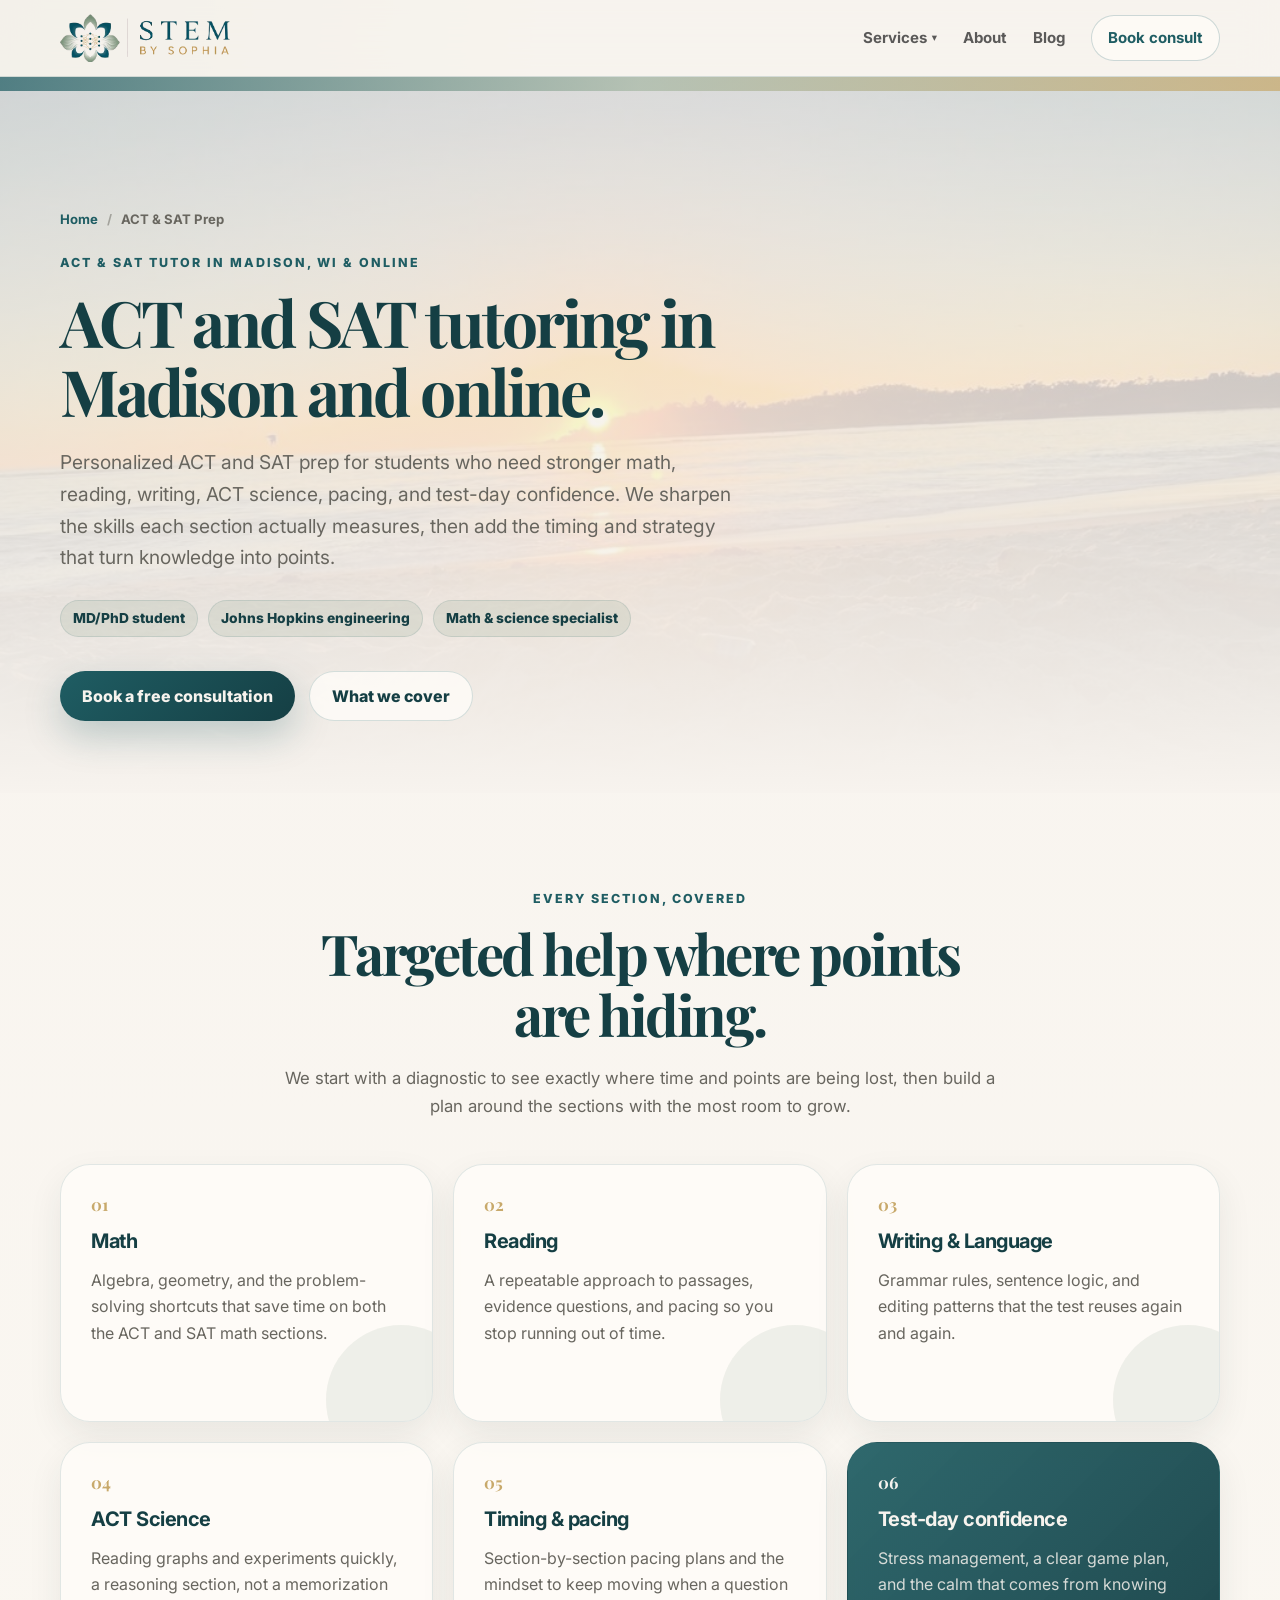
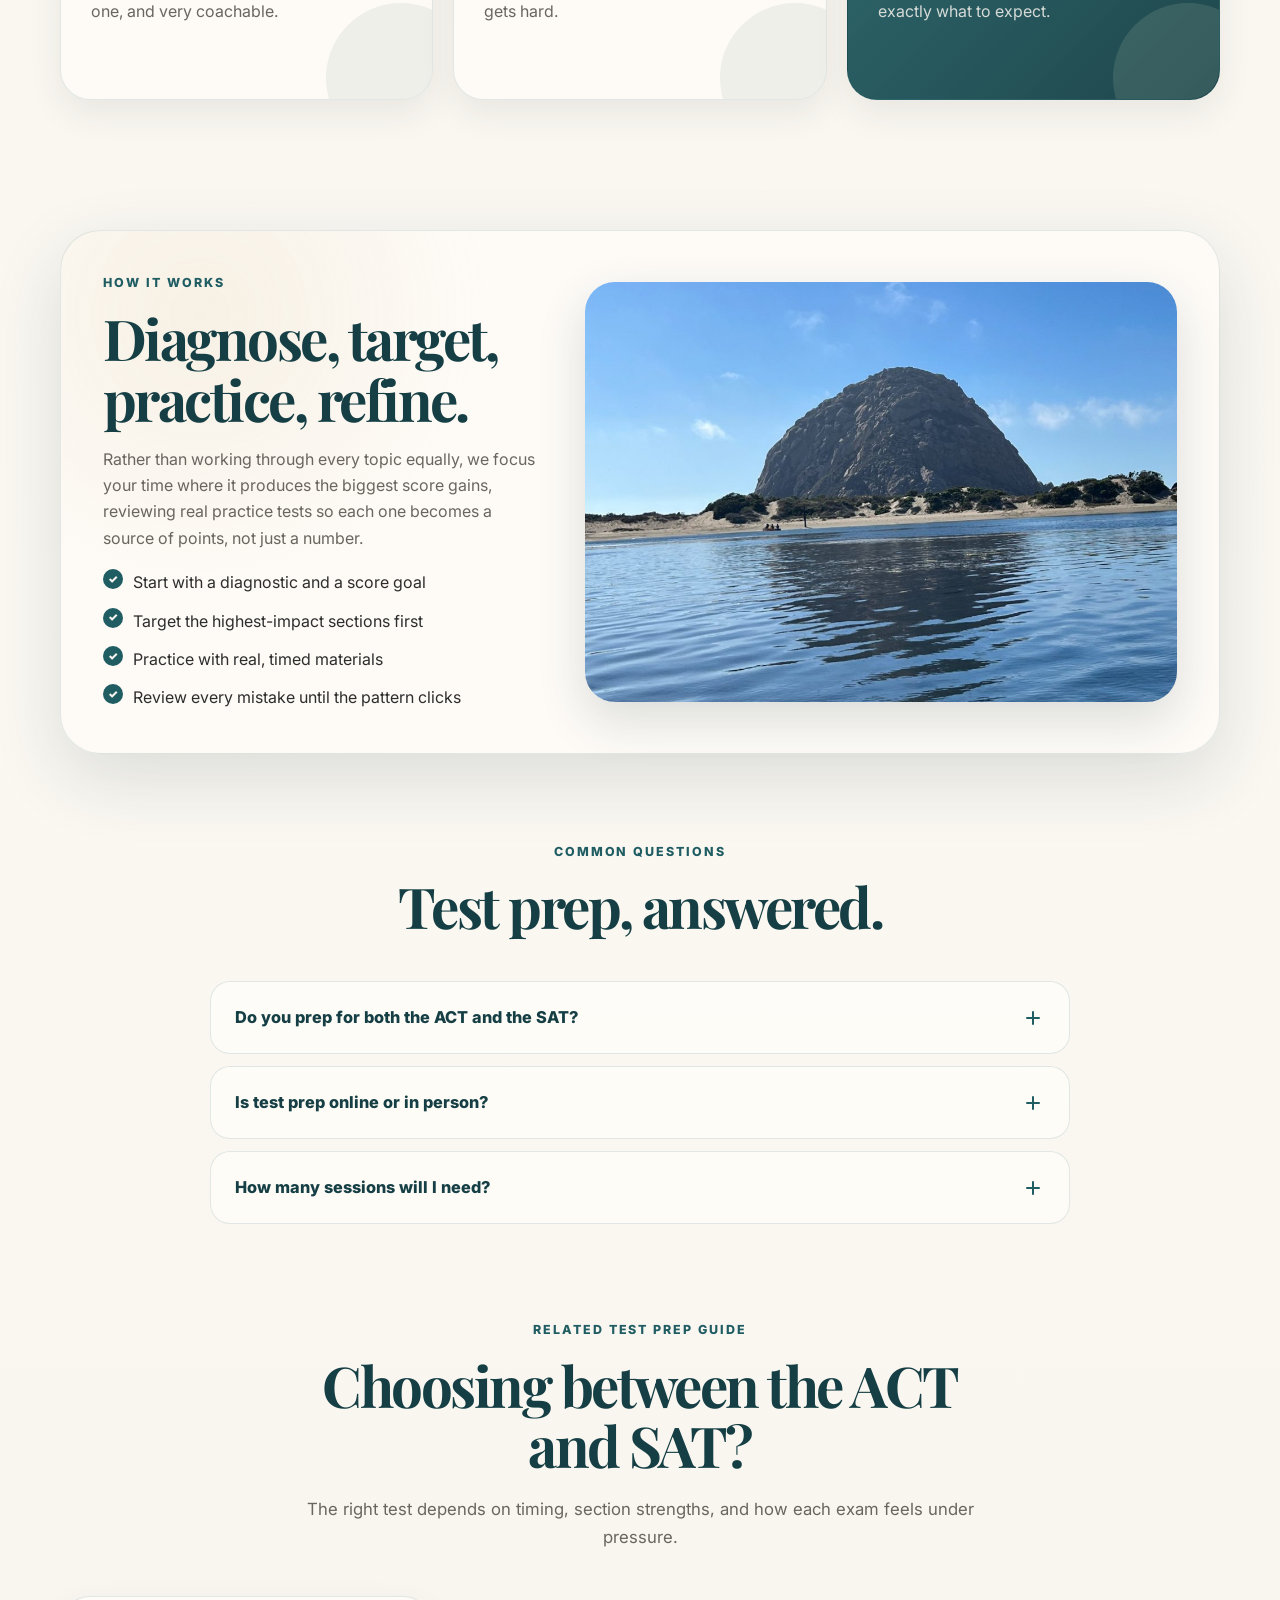
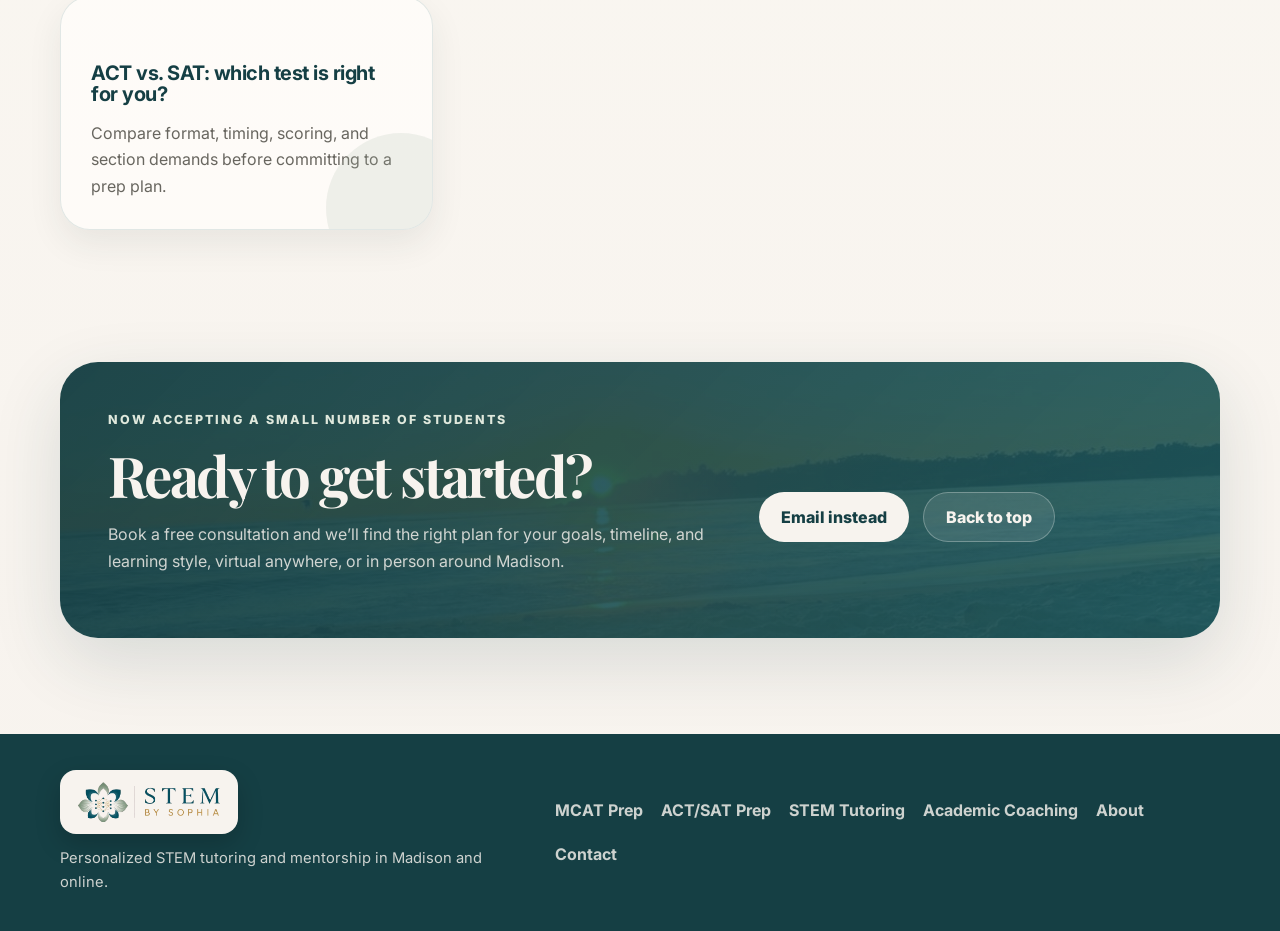
<file: test-prep.html>
<!DOCTYPE html>
<html lang="en">
<head>
  <meta charset="UTF-8" />
  <meta name="viewport" content="width=device-width, initial-scale=1.0" />
  <meta name="description" content="ACT and SAT tutor in Madison, WI and online. Personalized one-on-one test prep for math, reading, writing, ACT science, timing, and test-day strategy." />
  <meta name="keywords" content="ACT tutor Madison WI, SAT tutor Madison WI, ACT prep Madison, SAT prep Madison, online ACT tutor, online SAT tutor, ACT science tutor, SAT math tutor, test prep tutor Madison" />
  <meta name="author" content="Sophia Doerr" />
  <link rel="canonical" href="https://www.stembysophia.com/test-prep.html" />
  <meta property="og:title" content="ACT & SAT Tutor in Madison & Online | STEM by Sophia" />
  <meta property="og:description" content="One-on-one ACT and SAT prep in Madison and online, focused on math, reading, writing, ACT science, timing, and confidence." />
  <meta property="og:type" content="website" />
  <meta property="og:url" content="https://www.stembysophia.com/test-prep.html" />
  <meta property="og:image" content="https://www.stembysophia.com/images/nature-beach-sunset.jpg" />
  <title>ACT & SAT Tutor in Madison & Online | STEM by Sophia</title>
  <link rel="preconnect" href="https://fonts.googleapis.com">
  <link rel="preconnect" href="https://fonts.gstatic.com" crossorigin>
  <link href="https://fonts.googleapis.com/css2?family=Inter:wght@400;500;600;700;800;900&family=Playfair+Display:wght@600;700&family=Sacramento&display=swap" rel="stylesheet">
  <link rel="icon" type="image/png" sizes="32x32" href="images/favicon-32.png" />
  <link rel="apple-touch-icon" href="images/favicon-180.png" />
  <link rel="stylesheet" href="style.css" />
  <script type="application/ld+json">
  {
    "@context": "https://schema.org",
    "@type": "Service",
    "serviceType": "ACT and SAT Test Preparation",
    "provider": {
      "@type": "Person",
      "name": "Sophia Doerr",
      "jobTitle": "MD/PhD Student & STEM Tutor",
      "alumniOf": "Johns Hopkins University"
    },
    "areaServed": [
      { "@type": "City", "name": "Madison, Wisconsin" },
      { "@type": "VirtualLocation", "name": "Online (worldwide)" }
    ],
    "url": "https://www.stembysophia.com/test-prep.html",
    "description": "ACT and SAT test preparation in Madison, Wisconsin and online covering math, reading, writing, ACT science, timing, and test-day strategy."
  }
  </script>
  <script type="application/ld+json">
  {
    "@context": "https://schema.org",
    "@type": "FAQPage",
    "mainEntity": [
      {
        "@type": "Question",
        "name": "Do you prep for both the ACT and the SAT?",
        "acceptedAnswer": { "@type": "Answer", "text": "Yes. Sessions cover the ACT and the SAT, and we can compare a student's diagnostic results to help decide which test plays to their strengths." }
      },
      {
        "@type": "Question",
        "name": "Is test prep online or in person?",
        "acceptedAnswer": { "@type": "Answer", "text": "Both. Test prep is available online for students anywhere and in person for students in the Madison, Wisconsin area." }
      }
    ]
  }
  </script>
</head>
<body>
  <header class="site-header" id="top">
    <nav class="nav container" aria-label="Primary navigation">
      <a class="brand" href="index.html" aria-label="STEM by Sophia home">
        <img loading="eager" decoding="async" src="images/logo-lockup.png" alt="STEM by Sophia" class="brand-logo" width="525" height="148" />
      </a>
      <button class="nav-toggle" aria-label="Toggle navigation menu" aria-expanded="false" aria-controls="navLinks">
        <span></span>
      </button>
      <div class="nav-links" id="navLinks">
        <div class="has-dropdown">
          <a href="#" class="dropdown-trigger" aria-haspopup="true" aria-expanded="false">Services <span class="caret">&#9662;</span></a>
          <div class="dropdown">
            <a href="mcat.html">MCAT Prep<span>6&ndash;30 session packages</span></a>
            <a href="test-prep.html">ACT &amp; SAT Prep<span>Targeted test strategy</span></a>
            <a href="tutoring.html">STEM Tutoring<span>Math &amp; science, HS&ndash;grad</span></a>
            <a href="academic-coaching.html">Academic Coaching<span>Especially ND students</span></a>
          </div>
        </div>
        <a href="about.html">About</a>
        <a href="blog.html">Blog</a>
        <a href="#contact" class="nav-cta">Book consult</a>
      </div>
    </nav>
  </header>

  <main>
    <section class="page-hero">
      <div class="page-hero-bg" aria-hidden="true">
        <img loading="eager" decoding="async" src="images/nature-beach-sunset.jpg" alt="" />
      </div>
      <div class="container">
        <div class="page-hero-inner reveal">
          <nav class="breadcrumb" aria-label="Breadcrumb">
            <a href="index.html">Home</a><span class="sep">/</span><span>ACT &amp; SAT Prep</span>
          </nav>
          <p class="eyebrow">ACT &amp; SAT tutor in Madison, WI &amp; online</p>
          <h1>ACT and SAT tutoring in Madison and online.</h1>
          <p class="hero-lede">
            Personalized ACT and SAT prep for students who need stronger math, reading, writing, ACT science, pacing, and test-day confidence. We sharpen the skills each section actually measures, then add the timing and strategy that turn knowledge into points.
          </p>
          <div class="credential-strip" aria-label="Key credentials">
            <span>MD/PhD student</span>
            <span>Johns Hopkins engineering</span>
            <span>Math &amp; science specialist</span>
          </div>
          <div class="hero-actions">
            <a class="button button-primary" href="#contact">Book a free consultation</a>
            <a class="button button-secondary" href="#sections">What we cover</a>
          </div>
        </div>
      </div>
    </section>

    <section class="section-padding" id="sections">
      <div class="container">
        <div class="section-heading centered reveal">
          <p class="eyebrow">Every section, covered</p>
          <h2>Targeted help where points are hiding.</h2>
          <p>
            We start with a diagnostic to see exactly where time and points are being lost, then build a plan around the sections with the most room to grow.
          </p>
        </div>
        <div class="card-grid services-grid">
          <article class="service-card reveal">
            <span class="card-icon">01</span>
            <h3>Math</h3>
            <p>Algebra, geometry, and the problem-solving shortcuts that save time on both the ACT and SAT math sections.</p>
          </article>
          <article class="service-card reveal" data-delay="1">
            <span class="card-icon">02</span>
            <h3>Reading</h3>
            <p>A repeatable approach to passages, evidence questions, and pacing so you stop running out of time.</p>
          </article>
          <article class="service-card reveal" data-delay="2">
            <span class="card-icon">03</span>
            <h3>Writing &amp; Language</h3>
            <p>Grammar rules, sentence logic, and editing patterns that the test reuses again and again.</p>
          </article>
          <article class="service-card reveal" data-delay="3">
            <span class="card-icon">04</span>
            <h3>ACT Science</h3>
            <p>Reading graphs and experiments quickly, a reasoning section, not a memorization one, and very coachable.</p>
          </article>
          <article class="service-card reveal" data-delay="4">
            <span class="card-icon">05</span>
            <h3>Timing &amp; pacing</h3>
            <p>Section-by-section pacing plans and the mindset to keep moving when a question gets hard.</p>
          </article>
          <article class="service-card accent-card reveal" data-delay="4">
            <span class="card-icon">06</span>
            <h3>Test-day confidence</h3>
            <p>Stress management, a clear game plan, and the calm that comes from knowing exactly what to expect.</p>
          </article>
        </div>
      </div>
    </section>

    <section class="visual-story-section">
      <div class="container visual-story-grid">
        <div class="visual-story-copy reveal">
          <p class="eyebrow">How it works</p>
          <h2>Diagnose, target, practice, refine.</h2>
          <p>
            Rather than working through every topic equally, we focus your time where it produces the biggest score gains, reviewing real practice tests so each one becomes a source of points, not just a number.
          </p>
          <ul class="checklist">
            <li>Start with a diagnostic and a score goal</li>
            <li>Target the highest-impact sections first</li>
            <li>Practice with real, timed materials</li>
            <li>Review every mistake until the pattern clicks</li>
          </ul>
        </div>
        <div class="study-image-card reveal" data-delay="1">
          <img loading="lazy" decoding="async" src="images/nature-morro-rock.jpg" alt="Calm water and Morro Rock under a clear sky" />
        </div>
      </div>
    </section>

    <section class="section-padding" style="padding-top:0;">
      <div class="container">
        <div class="section-heading centered reveal">
          <p class="eyebrow">Common questions</p>
          <h2>Test prep, answered.</h2>
        </div>
        <div class="faq">
          <details class="faq-item reveal">
            <summary>Do you prep for both the ACT and the SAT?<span class="plus" aria-hidden="true"></span></summary>
            <div class="faq-body"><p>Yes. We cover both, and we can compare your diagnostic results to help decide which test plays to your strengths if you're undecided.</p></div>
          </details>
          <details class="faq-item reveal">
            <summary>Is test prep online or in person?<span class="plus" aria-hidden="true"></span></summary>
            <div class="faq-body"><p>Both. Test prep is available online for students anywhere and in person for students in the Madison area.</p></div>
          </details>
          <details class="faq-item reveal">
            <summary>How many sessions will I need?<span class="plus" aria-hidden="true"></span></summary>
            <div class="faq-body"><p>It varies with your starting point, goal, and timeline. We'll map out a realistic plan together during your free consultation.</p></div>
          </details>
        </div>
      </div>
    </section>

    <section class="section-padding related-guides-section" style="padding-top:0;">
      <div class="container">
        <div class="section-heading centered reveal">
          <p class="eyebrow">Related test prep guide</p>
          <h2>Choosing between the ACT and SAT?</h2>
          <p>The right test depends on timing, section strengths, and how each exam feels under pressure.</p>
        </div>
        <div class="card-grid expectation-grid">
          <a class="expectation-card reveal" href="blog-act-vs-sat.html">
            <h3>ACT vs. SAT: which test is right for you?</h3>
            <p>Compare format, timing, scoring, and section demands before committing to a prep plan.</p>
          </a>
        </div>
      </div>
    </section>

    <section class="cta-section" id="contact">
      <div class="container cta-card reveal">
        <div>
          <p class="eyebrow">Now accepting a small number of students</p>
          <h2>Ready to get started?</h2>
          <p>Book a free consultation and we&rsquo;ll find the right plan for your goals, timeline, and learning style, virtual anywhere, or in person around Madison.</p>
        </div>
        <div class="cta-actions booking-actions">
          <!-- Start Square Appointments Embed Code -->
          <script src="https://square.site/appointments/buyer/widget/3b6ggubn26pd8r/LTJK2GXPA65BX.js"></script>
          <!-- End Square Appointments Embed Code -->
          <a class="button button-primary" href="mailto:hello@stembysophia.com?subject=Tutoring%20Inquiry%20for%20STEM%20by%20Sophia">Email instead</a>
          <a class="button button-secondary" href="#top">Back to top</a>
        </div>
      </div>
    </section>
  </main>

  <footer class="site-footer">
    <div class="container footer-grid">
      <div>
        <a class="brand footer-brand" href="index.html" aria-label="STEM by Sophia home">
          <span class="footer-logo-chip"><img loading="lazy" decoding="async" src="images/logo-lockup.png" alt="STEM by Sophia" /></span>
        </a>
        <p>Personalized STEM tutoring and mentorship in Madison and online.</p>
      </div>
      <div class="footer-links">
        <a href="mcat.html">MCAT Prep</a>
        <a href="test-prep.html">ACT/SAT Prep</a>
        <a href="tutoring.html">STEM Tutoring</a>
        <a href="academic-coaching.html">Academic Coaching</a>
        <a href="index.html#about">About</a>
        <a href="mailto:hello@stembysophia.com">Contact</a>
      </div>
    </div>
  </footer>
  <script src="main.js"></script>
</body>
</html>
</file>
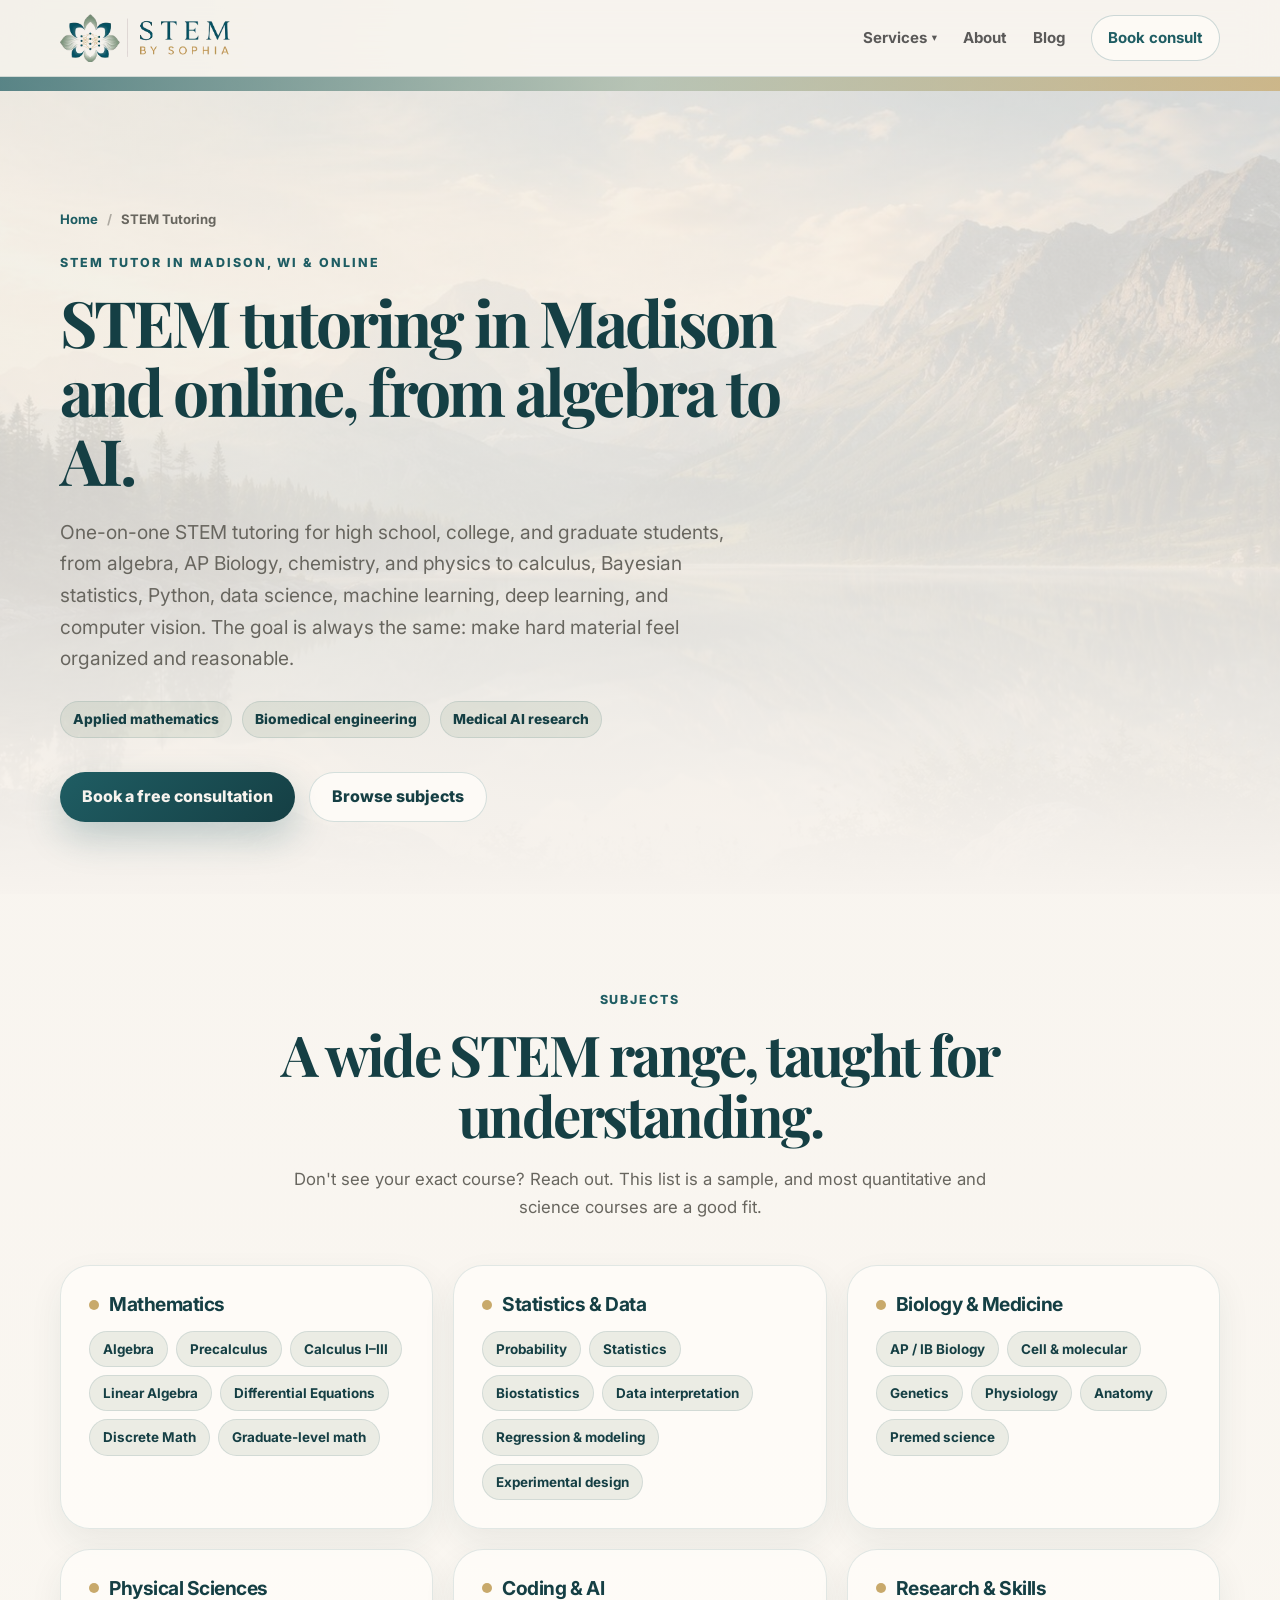
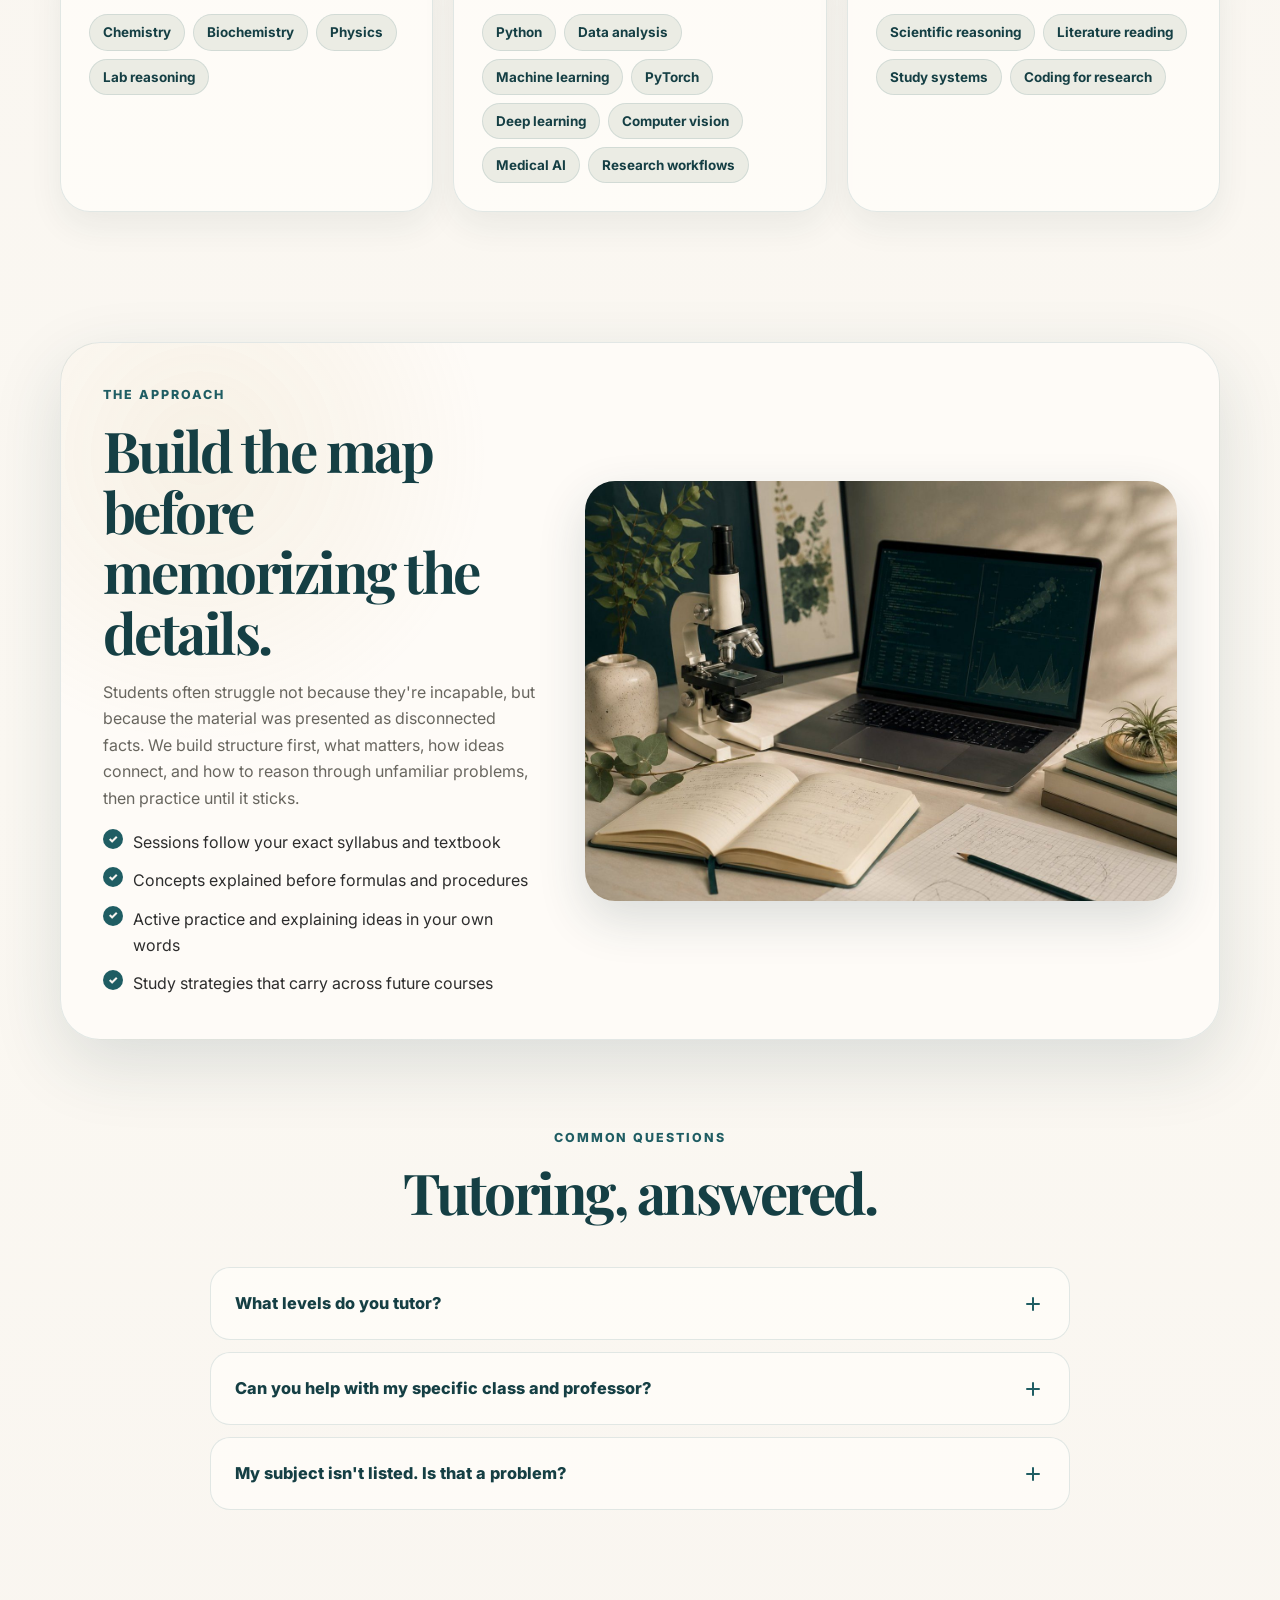
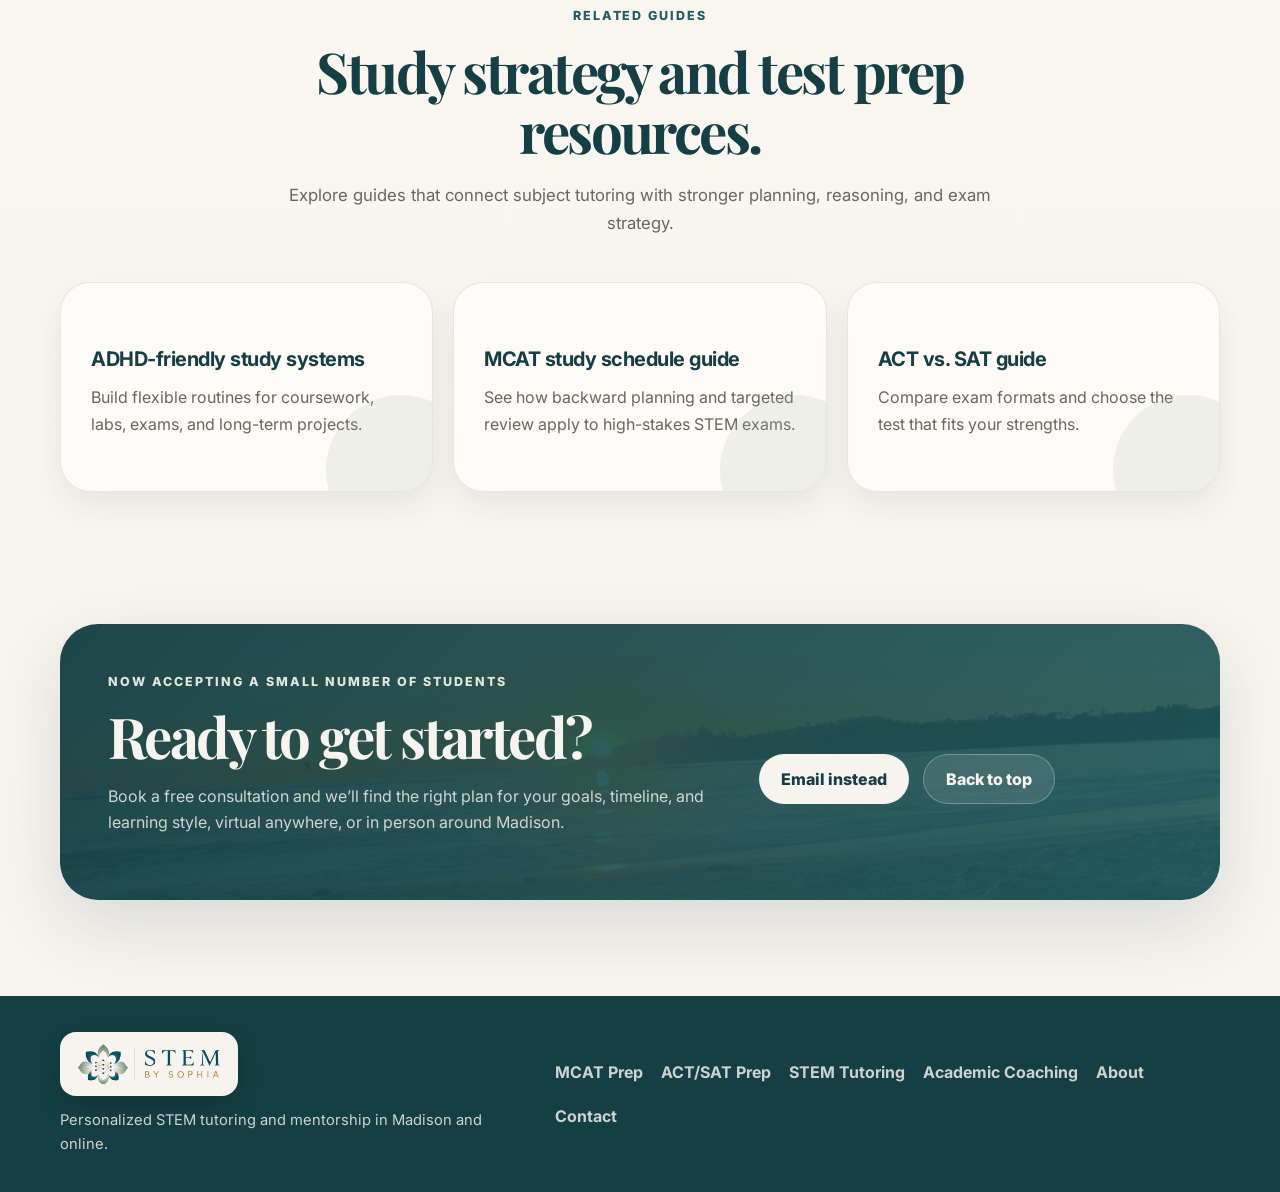
<file: tutoring.html>
<!DOCTYPE html>
<html lang="en">
<head>
  <meta charset="UTF-8" />
  <meta name="viewport" content="width=device-width, initial-scale=1.0" />
  <meta name="description" content="STEM tutor in Madison, WI and online for math, calculus, statistics, Bayesian statistics, biology, chemistry, physics, Python, data science, machine learning, deep learning, and computer vision." />
  <meta name="keywords" content="STEM tutor Madison WI, math tutor Madison, calculus tutor Madison, statistics tutor Madison, Bayesian statistics tutor, biology tutor Madison, chemistry tutor Madison, physics tutor Madison, Python tutor, data science tutor, machine learning tutor, deep learning tutor, computer vision tutor" />
  <meta name="author" content="Sophia Doerr" />
  <link rel="canonical" href="https://www.stembysophia.com/tutoring.html" />
  <meta property="og:title" content="STEM Tutor in Madison & Online | Math, Science, Python & AI" />
  <meta property="og:description" content="High school, college, and graduate STEM tutoring in Madison and online, from algebra and biology to calculus, statistics, Python, data science, machine learning, and computer vision." />
  <meta property="og:type" content="website" />
  <meta property="og:url" content="https://www.stembysophia.com/tutoring.html" />
  <meta property="og:image" content="https://www.stembysophia.com/images/stem-desk.jpg" />
  <title>STEM Tutor in Madison & Online | Math, Science, Python & AI</title>
  <link rel="preconnect" href="https://fonts.googleapis.com">
  <link rel="preconnect" href="https://fonts.gstatic.com" crossorigin>
  <link href="https://fonts.googleapis.com/css2?family=Inter:wght@400;500;600;700;800;900&family=Playfair+Display:wght@600;700&family=Sacramento&display=swap" rel="stylesheet">
  <link rel="icon" type="image/png" sizes="32x32" href="images/favicon-32.png" />
  <link rel="apple-touch-icon" href="images/favicon-180.png" />
  <link rel="stylesheet" href="style.css" />
  <script type="application/ld+json">
  {
    "@context": "https://schema.org",
    "@type": "Service",
    "serviceType": "STEM Tutoring (Math, Science, Coding, Data Science)",
    "provider": {
      "@type": "Person",
      "name": "Sophia Doerr",
      "jobTitle": "MD/PhD Student & STEM Tutor",
      "alumniOf": "Johns Hopkins University"
    },
    "areaServed": [
      { "@type": "City", "name": "Madison, Wisconsin" },
      { "@type": "VirtualLocation", "name": "Online (worldwide)" }
    ],
    "url": "https://www.stembysophia.com/tutoring.html",
    "description": "One-on-one STEM tutoring in Madison, Wisconsin and online for high school, college, and graduate students across math, science, coding, Python, data science, machine learning, deep learning, and computer vision."
  }
  </script>
  <script type="application/ld+json">
  {
    "@context": "https://schema.org",
    "@type": "FAQPage",
    "mainEntity": [
      {
        "@type": "Question",
        "name": "What levels do you tutor?",
        "acceptedAnswer": { "@type": "Answer", "text": "High school, college, and graduate students. That includes AP and IB coursework, undergraduate math and science, and many graduate-level math and quantitative courses." }
      },
      {
        "@type": "Question",
        "name": "Can you help with a specific class and professor?",
        "acceptedAnswer": { "@type": "Answer", "text": "Yes. Sessions adapt to your exact syllabus, textbook, assignments, and exam schedule so the help lines up with what your course actually requires." }
      }
    ]
  }
  </script>
</head>
<body>
  <header class="site-header" id="top">
    <nav class="nav container" aria-label="Primary navigation">
      <a class="brand" href="index.html" aria-label="STEM by Sophia home">
        <img loading="eager" decoding="async" src="images/logo-lockup.png" alt="STEM by Sophia" class="brand-logo" width="525" height="148" />
      </a>
      <button class="nav-toggle" aria-label="Toggle navigation menu" aria-expanded="false" aria-controls="navLinks">
        <span></span>
      </button>
      <div class="nav-links" id="navLinks">
        <div class="has-dropdown">
          <a href="#" class="dropdown-trigger" aria-haspopup="true" aria-expanded="false">Services <span class="caret">&#9662;</span></a>
          <div class="dropdown">
            <a href="mcat.html">MCAT Prep<span>6&ndash;30 session packages</span></a>
            <a href="test-prep.html">ACT &amp; SAT Prep<span>Targeted test strategy</span></a>
            <a href="tutoring.html">STEM Tutoring<span>Math &amp; science, HS&ndash;grad</span></a>
            <a href="academic-coaching.html">Academic Coaching<span>Especially ND students</span></a>
          </div>
        </div>
        <a href="about.html">About</a>
        <a href="blog.html">Blog</a>
        <a href="#contact" class="nav-cta">Book consult</a>
      </div>
    </nav>
  </header>

  <main>
    <section class="page-hero">
      <div class="page-hero-bg" aria-hidden="true">
        <img loading="eager" decoding="async" src="images/hero-mountain-lake.jpg" alt="" />
      </div>
      <div class="container">
        <div class="page-hero-inner reveal">
          <nav class="breadcrumb" aria-label="Breadcrumb">
            <a href="index.html">Home</a><span class="sep">/</span><span>STEM Tutoring</span>
          </nav>
          <p class="eyebrow">STEM tutor in Madison, WI &amp; online</p>
          <h1>STEM tutoring in Madison and online, from algebra to AI.</h1>
          <p class="hero-lede">
            One-on-one STEM tutoring for high school, college, and graduate students, from algebra, AP Biology, chemistry, and physics to calculus, Bayesian statistics, Python, data science, machine learning, deep learning, and computer vision. The goal is always the same: make hard material feel organized and reasonable.
          </p>
          <div class="credential-strip" aria-label="Key credentials">
            <span>Applied mathematics</span>
            <span>Biomedical engineering</span>
            <span>Medical AI research</span>
          </div>
          <div class="hero-actions">
            <a class="button button-primary" href="#contact">Book a free consultation</a>
            <a class="button button-secondary" href="#subjects">Browse subjects</a>
          </div>
        </div>
      </div>
    </section>

    <section class="section-padding" id="subjects">
      <div class="container">
        <div class="section-heading centered reveal">
          <p class="eyebrow">Subjects</p>
          <h2>A wide STEM range, taught for understanding.</h2>
          <p>
            Don't see your exact course? Reach out. This list is a sample, and most quantitative and science courses are a good fit.
          </p>
        </div>
        <div class="subject-grid">
          <article class="subject-card reveal">
            <h3><span class="dot"></span>Mathematics</h3>
            <div class="subject-pills">
              <span class="subject-pill">Algebra</span>
              <span class="subject-pill">Precalculus</span>
              <span class="subject-pill">Calculus I&ndash;III</span>
              <span class="subject-pill">Linear Algebra</span>
              <span class="subject-pill">Differential Equations</span>
              <span class="subject-pill">Discrete Math</span>
              <span class="subject-pill">Graduate-level math</span>
            </div>
          </article>
          <article class="subject-card reveal" data-delay="1">
            <h3><span class="dot"></span>Statistics &amp; Data</h3>
            <div class="subject-pills">
              <span class="subject-pill">Probability</span>
              <span class="subject-pill">Statistics</span>
              <span class="subject-pill">Biostatistics</span>
              <span class="subject-pill">Data interpretation</span>
              <span class="subject-pill">Regression & modeling</span>
              <span class="subject-pill">Experimental design</span>
            </div>
          </article>
          <article class="subject-card reveal" data-delay="2">
            <h3><span class="dot"></span>Biology &amp; Medicine</h3>
            <div class="subject-pills">
              <span class="subject-pill">AP / IB Biology</span>
              <span class="subject-pill">Cell &amp; molecular</span>
              <span class="subject-pill">Genetics</span>
              <span class="subject-pill">Physiology</span>
              <span class="subject-pill">Anatomy</span>
              <span class="subject-pill">Premed science</span>
            </div>
          </article>
          <article class="subject-card reveal" data-delay="3">
            <h3><span class="dot"></span>Physical Sciences</h3>
            <div class="subject-pills">
              <span class="subject-pill">Chemistry</span>
              <span class="subject-pill">Biochemistry</span>
              <span class="subject-pill">Physics</span>
              <span class="subject-pill">Lab reasoning</span>
            </div>
          </article>
          <article class="subject-card reveal" data-delay="4">
            <h3><span class="dot"></span>Coding &amp; AI</h3>
            <div class="subject-pills">
              <span class="subject-pill">Python</span>
              <span class="subject-pill">Data analysis</span>
              <span class="subject-pill">Machine learning</span>
              <span class="subject-pill">PyTorch</span>
	      <span class="subject-pill">Deep learning</span>
              <span class="subject-pill">Computer vision</span>
              <span class="subject-pill">Medical AI</span>
              <span class="subject-pill">Research workflows</span>
            </div>
          </article>
          <article class="subject-card reveal" data-delay="4">
            <h3><span class="dot"></span>Research &amp; Skills</h3>
            <div class="subject-pills">
              <span class="subject-pill">Scientific reasoning</span>
              <span class="subject-pill">Literature reading</span>
              <span class="subject-pill">Study systems</span>
              <span class="subject-pill">Coding for research</span>
            </div>
          </article>
        </div>
      </div>
    </section>

    <section class="visual-story-section">
      <div class="container visual-story-grid">
        <div class="visual-story-copy reveal">
          <p class="eyebrow">The approach</p>
          <h2>Build the map before memorizing the details.</h2>
          <p>
            Students often struggle not because they're incapable, but because the material was presented as disconnected facts. We build structure first, what matters, how ideas connect, and how to reason through unfamiliar problems, then practice until it sticks.
          </p>
          <ul class="checklist">
            <li>Sessions follow your exact syllabus and textbook</li>
            <li>Concepts explained before formulas and procedures</li>
            <li>Active practice and explaining ideas in your own words</li>
            <li>Study strategies that carry across future courses</li>
          </ul>
        </div>
        <div class="study-image-card reveal" data-delay="1">
          <img loading="lazy" decoding="async" src="images/stem-desk.jpg" alt="A calm study desk with microscope, laptop showing code and graphs, and a notebook" />
        </div>
      </div>
    </section>

    <section class="section-padding" style="padding-top:0;">
      <div class="container">
        <div class="section-heading centered reveal">
          <p class="eyebrow">Common questions</p>
          <h2>Tutoring, answered.</h2>
        </div>
        <div class="faq">
          <details class="faq-item reveal">
            <summary>What levels do you tutor?<span class="plus" aria-hidden="true"></span></summary>
            <div class="faq-body"><p>High school, college, and graduate students, including AP and IB coursework, undergraduate math and science, and many graduate-level math and quantitative courses.</p></div>
          </details>
          <details class="faq-item reveal">
            <summary>Can you help with my specific class and professor?<span class="plus" aria-hidden="true"></span></summary>
            <div class="faq-body"><p>Yes. Sessions adapt to your exact syllabus, textbook, assignments, and exam schedule, so the help lines up with what your course actually requires.</p></div>
          </details>
          <details class="faq-item reveal">
            <summary>My subject isn't listed. Is that a problem?<span class="plus" aria-hidden="true"></span></summary>
            <div class="faq-body"><p>Probably not. The list is a sample; most quantitative and science courses are a good fit. Send me the course details and I'll let you know honestly whether it's a match.</p></div>
          </details>
        </div>
      </div>
    </section>

    <section class="section-padding related-guides-section" style="padding-top:0;">
      <div class="container">
        <div class="section-heading centered reveal">
          <p class="eyebrow">Related guides</p>
          <h2>Study strategy and test prep resources.</h2>
          <p>Explore guides that connect subject tutoring with stronger planning, reasoning, and exam strategy.</p>
        </div>
        <div class="card-grid expectation-grid">
          <a class="expectation-card reveal" href="blog-adhd-study-systems.html">
            <h3>ADHD-friendly study systems</h3>
            <p>Build flexible routines for coursework, labs, exams, and long-term projects.</p>
          </a>
          <a class="expectation-card reveal" href="blog-mcat-study-schedule.html">
            <h3>MCAT study schedule guide</h3>
            <p>See how backward planning and targeted review apply to high-stakes STEM exams.</p>
          </a>
          <a class="expectation-card reveal" href="blog-act-vs-sat.html">
            <h3>ACT vs. SAT guide</h3>
            <p>Compare exam formats and choose the test that fits your strengths.</p>
          </a>
        </div>
      </div>
    </section>

    <section class="cta-section" id="contact">
      <div class="container cta-card reveal">
        <div>
          <p class="eyebrow">Now accepting a small number of students</p>
          <h2>Ready to get started?</h2>
          <p>Book a free consultation and we&rsquo;ll find the right plan for your goals, timeline, and learning style, virtual anywhere, or in person around Madison.</p>
        </div>
        <div class="cta-actions booking-actions">
          <!-- Start Square Appointments Embed Code -->
          <script src="https://square.site/appointments/buyer/widget/3b6ggubn26pd8r/LTJK2GXPA65BX.js"></script>
          <!-- End Square Appointments Embed Code -->
          <a class="button button-primary" href="mailto:hello@stembysophia.com?subject=Tutoring%20Inquiry%20for%20STEM%20by%20Sophia">Email instead</a>
          <a class="button button-secondary" href="#top">Back to top</a>
        </div>
      </div>
    </section>
  </main>

  <footer class="site-footer">
    <div class="container footer-grid">
      <div>
        <a class="brand footer-brand" href="index.html" aria-label="STEM by Sophia home">
          <span class="footer-logo-chip"><img loading="lazy" decoding="async" src="images/logo-lockup.png" alt="STEM by Sophia" /></span>
        </a>
        <p>Personalized STEM tutoring and mentorship in Madison and online.</p>
      </div>
      <div class="footer-links">
        <a href="mcat.html">MCAT Prep</a>
        <a href="test-prep.html">ACT/SAT Prep</a>
        <a href="tutoring.html">STEM Tutoring</a>
        <a href="academic-coaching.html">Academic Coaching</a>
        <a href="index.html#about">About</a>
        <a href="mailto:hello@stembysophia.com">Contact</a>
      </div>
    </div>
  </footer>
  <script src="main.js"></script>
</body>
</html>
</file>
<file: style.css>
:root {
  --cream: #f7f3ee;
  --cream-deep: #efe7dc;
  --teal: #1f5d63;
  --teal-dark: #153f44;
  --sage: #a7b8a5;
  --sage-light: #dfe8dc;
  --gold: #c8a96b;
  --charcoal: #2d2d2d;
  --muted: #68665f;
  --white: #fffdf9;
  --line: rgba(31, 93, 99, 0.16);
  --shadow: 0 24px 70px rgba(31, 64, 68, 0.14);
  --radius-lg: 30px;
  --radius-md: 20px;
  --radius-sm: 14px;
  --container: 1160px;
}

* {
  box-sizing: border-box;
}

html {
  scroll-behavior: smooth;
}

body {
  margin: 0;
  font-family: "Inter", system-ui, -apple-system, BlinkMacSystemFont, "Segoe UI", sans-serif;
  color: var(--charcoal);
  background:
    radial-gradient(circle at top left, rgba(167, 184, 165, 0.32), transparent 34rem),
    linear-gradient(180deg, var(--cream) 0%, #fbf8f2 54%, var(--cream) 100%);
  line-height: 1.65;
}

img {
  display: block;
  max-width: 100%;
}

a {
  color: inherit;
  text-decoration: none;
}

.container {
  width: min(var(--container), calc(100% - 40px));
  margin: 0 auto;
}

.section-padding {
  padding: 96px 0;
}

.site-header {
  position: sticky;
  top: 0;
  z-index: 100;
  backdrop-filter: blur(18px);
  background: rgba(247, 243, 238, 0.84);
  border-bottom: 1px solid var(--line);
}

.nav {
  display: flex;
  align-items: center;
  justify-content: space-between;
  min-height: 76px;
  gap: 24px;
}

.brand {
  display: inline-flex;
  align-items: center;
  gap: 12px;
  font-weight: 800;
  letter-spacing: -0.03em;
}

.brand-mark {
  display: grid;
  place-items: center;
  width: 42px;
  height: 42px;
  border-radius: 50%;
  color: var(--cream);
  background: linear-gradient(135deg, var(--teal), var(--teal-dark));
  font-family: "Playfair Display", serif;
  font-size: 1.35rem;
  box-shadow: 0 10px 24px rgba(31, 93, 99, 0.24);
}

.brand-text {
  display: inline-flex;
  align-items: baseline;
  gap: 11px;
  font-weight: 800;
  letter-spacing: -0.03em;
}

.brand-stem {
  font-family: "Inter", system-ui, sans-serif;
  font-weight: 900;
  color: var(--teal-dark);
  letter-spacing: -0.043em;
  font-size: 1.2em;
}

.brand-by {
  font-family: "Sacramento", cursive;
  font-weight: 400;
  color: var(--teal);
  letter-spacing: 0.01em;
  font-size: 1.55em;
  line-height: 1;
}

.nav-links {
  display: flex;
  align-items: center;
  gap: 26px;
  font-weight: 700;
  font-size: 0.94rem;
  color: rgba(45, 45, 45, 0.78);
}

.nav-links a {
  transition: color 180ms ease, transform 180ms ease;
}

.nav-links a:hover {
  color: var(--teal);
  transform: translateY(-1px);
}

.nav-cta {
  padding: 10px 16px;
  border: 1px solid rgba(31, 93, 99, 0.22);
  border-radius: 999px;
  color: var(--teal) !important;
  background: rgba(255, 253, 249, 0.72);
}

.hero {
  position: relative;
  min-height: 680px;
  overflow: hidden;
  padding-top: 70px;
  padding-bottom: 60px;
  isolation: isolate;
}

.hero-background {
  position: absolute;
  inset: 0;
  z-index: -2;
}

.hero-background img {
  width: 100%;
  height: 100%;
  object-fit: cover;
  object-position: center top;
  filter: none;
  opacity: 1;
}

.hero-background::after {
  content: "";
  position: absolute;
  inset: 0;
  background:
    linear-gradient(180deg,
      rgba(247, 243, 238, 0) 0%,
      rgba(247, 243, 238, 0) 28%,
      rgba(247, 243, 238, 0) 62%,
      rgba(247, 243, 238, 0.35) 62%,
      rgba(247, 243, 238, 0.82) 84%,
      var(--cream) 100%);
}

.hero::before {
  content: "";
  position: absolute;
  inset: 0 0 auto;
  height: 18px;
  z-index: -1;
  background: linear-gradient(90deg, var(--teal), var(--sage), var(--gold));
  opacity: 0.72;
}

.hero::after {
  content: "";
  position: absolute;
  inset: auto 0 -1px;
  height: 150px;
  z-index: -1;
  background: linear-gradient(180deg, rgba(247, 243, 238, 0), var(--cream));
}

.hero-grid {
  position: relative;
  display: grid;
  grid-template-columns: minmax(0, 1.05fr) minmax(390px, 0.95fr);
  align-items: start;
  gap: 72px;
}

.hero-copy {
  padding: 38px;
  margin-left: -38px;
  border-radius: 34px;
  background: linear-gradient(135deg, rgba(247, 243, 238, 0.70), rgba(255, 253, 249, 0.36));
  border: 1px solid rgba(31, 93, 99, 0.10);
  backdrop-filter: blur(4px);
}

.eyebrow {
  margin: 0 0 14px;
  color: var(--teal);
  font-size: 0.78rem;
  font-weight: 800;
  letter-spacing: 0.16em;
  text-transform: uppercase;
}

h1,
h2,
h3 {
  margin: 0;
  line-height: 1.08;
}

h1,
h2 {
  font-family: "Playfair Display", Georgia, serif;
  color: var(--teal-dark);
  letter-spacing: -0.045em;
}

h1 {
  max-width: 720px;
  font-size: clamp(2.6rem, 5.8vw, 5.4rem);
}

h2 {
  font-size: clamp(2.2rem, 4.4vw, 4.2rem);
}

h3 {
  font-size: 1.1rem;
  color: var(--teal-dark);
  letter-spacing: -0.025em;
}

.hero-lede {
  max-width: 680px;
  margin: 28px 0 0;
  color: var(--muted);
  font-size: clamp(1.08rem, 1.5vw, 1.28rem);
}

.hero-actions,
.cta-actions {
  display: flex;
  flex-wrap: wrap;
  align-items: center;
  gap: 14px;
  margin-top: 34px;
}

.button {
  display: inline-flex;
  align-items: center;
  justify-content: center;
  min-height: 50px;
  padding: 0 22px;
  border-radius: 999px;
  font-weight: 800;
  transition: transform 180ms ease, box-shadow 180ms ease, background-color 180ms ease;
}

.button:hover {
  transform: translateY(-2px);
}

.button-primary {
  color: var(--cream);
  background: linear-gradient(135deg, var(--teal), var(--teal-dark));
  box-shadow: 0 15px 36px rgba(31, 93, 99, 0.25);
}

.button-secondary {
  color: var(--teal-dark);
  background: rgba(255, 253, 249, 0.78);
  border: 1px solid rgba(31, 93, 99, 0.18);
}

.credential-strip {
  display: flex;
  flex-wrap: wrap;
  gap: 10px;
  margin-top: 30px;
}

.credential-strip span,
.about-badges span {
  display: inline-flex;
  align-items: center;
  min-height: 34px;
  padding: 6px 12px;
  border-radius: 999px;
  color: var(--teal-dark);
  background: rgba(167, 184, 165, 0.24);
  border: 1px solid rgba(31, 93, 99, 0.12);
  font-size: 0.86rem;
  font-weight: 800;
}

.hero-visual {
  position: relative;
  display: flex;
  justify-content: center;
  align-items: flex-start;
  min-height: 540px;
  padding-top: 20px;
}

.portrait-card {
  position: relative;
  right: 0;
  top: 0;
  width: min(390px, 100%);
  padding: 18px;
  border-radius: 38px;
  background: linear-gradient(180deg, rgba(255, 253, 249, 0.92), rgba(239, 231, 220, 0.78));
  border: 1px solid rgba(31, 93, 99, 0.14);
  box-shadow: var(--shadow);
}

.portrait {
  width: 100%;
  aspect-ratio: 4 / 5.1;
  object-fit: cover;
  object-position: center top;
  border-radius: 28px;
  filter: saturate(0.98) contrast(1.02);
}

.portrait-caption {
  display: block;
  padding: 16px 8px 4px;
}

.portrait-caption div {
  display: flex;
  flex-direction: column;
  gap: 4px;
}

.portrait-caption strong {
  color: var(--teal-dark);
  font-size: 1rem;
  font-weight: 900;
}

.portrait-caption span {
  color: var(--muted);
  text-align: left;
  font-size: 0.86rem;
  font-weight: 700;
  line-height: 1.35;
}

.floating-photo {
  position: absolute;
  overflow: hidden;
  border-radius: 26px;
  border: 8px solid rgba(255, 253, 249, 0.88);
  box-shadow: 0 18px 44px rgba(35, 56, 54, 0.18);
  background: var(--white);
}

.floating-photo img {
  width: 100%;
  height: 100%;
  object-fit: cover;
}

.study-float-photo {
  left: -300px;
  bottom: 110px;
  width: 280px;
  height: 190px;
  transform: rotate(-4deg);
}

.blossom-photo {
  right: 330px;
  bottom: 205px;
  width: 242px;
  height: 180px;
  transform: rotate(4deg);
}

.trust-bar {
  padding: 32px 0;
  background: rgba(31, 93, 99, 0.07);
  border-block: 1px solid rgba(31, 93, 99, 0.10);
}

.trust-grid {
  display: grid;
  grid-template-columns: repeat(3, 1fr);
  gap: 24px;
}

.trust-grid div {
  padding: 18px 22px;
  border-radius: var(--radius-md);
  background: rgba(255, 253, 249, 0.62);
}

.trust-number {
  display: block;
  margin-bottom: 7px;
  color: var(--teal-dark);
  font-weight: 900;
  letter-spacing: -0.02em;
}

.trust-grid p {
  margin: 0;
  color: var(--muted);
  font-size: 0.94rem;
}

.section-heading {
  max-width: 720px;
}

.section-heading.centered {
  margin: 0 auto 44px;
  text-align: center;
}

.section-heading p:not(.eyebrow) {
  margin: 20px 0 0;
  color: var(--muted);
  font-size: 1.05rem;
}

.card-grid {
  display: grid;
  gap: 20px;
}

.services-grid {
  grid-template-columns: repeat(3, 1fr);
}

.service-card,
.expectation-card {
  position: relative;
  min-height: 258px;
  padding: 30px;
  border-radius: var(--radius-lg);
  background: rgba(255, 253, 249, 0.76);
  border: 1px solid rgba(31, 93, 99, 0.13);
  box-shadow: 0 14px 34px rgba(35, 56, 54, 0.08);
  overflow: hidden;
}

.service-card::after,
.expectation-card::after {
  content: "";
  position: absolute;
  right: -44px;
  bottom: -54px;
  width: 150px;
  height: 150px;
  border-radius: 999px;
  background: rgba(167, 184, 165, 0.18);
}

.service-card h3,
.expectation-card h3 {
  margin-top: 36px;
  font-size: 1.25rem;
}

.service-card p,
.expectation-card p {
  position: relative;
  margin: 14px 0 0;
  color: var(--muted);
}

.card-icon {
  position: absolute;
  top: 26px;
  left: 30px;
  color: var(--gold);
  font-family: "Playfair Display", serif;
  font-size: 1.05rem;
  font-weight: 700;
}

.accent-card {
  background: linear-gradient(135deg, rgba(31, 93, 99, 0.93), rgba(21, 63, 68, 0.96));
}

.accent-card h3,
.accent-card p,
.accent-card .card-icon {
  color: var(--cream);
}

.accent-card p {
  opacity: 0.84;
}

.visual-story-section {
  padding: 34px 0 88px;
}

.visual-story-grid {
  display: grid;
  grid-template-columns: 0.85fr 1.15fr;
  gap: 44px;
  align-items: center;
  padding: 42px;
  border-radius: 40px;
  background:
    radial-gradient(circle at 12% 16%, rgba(200, 169, 107, 0.13), transparent 18rem),
    rgba(255, 253, 249, 0.68);
  border: 1px solid rgba(31, 93, 99, 0.12);
  box-shadow: var(--shadow);
}

.visual-story-copy p:not(.eyebrow) {
  color: var(--muted);
}

.study-image-card {
  overflow: hidden;
  border-radius: 30px;
  box-shadow: 0 18px 48px rgba(31, 64, 68, 0.16);
}

.study-image-card img {
  width: 100%;
  height: 420px;
  object-fit: cover;
}

.image-band {
  display: grid;
  grid-template-columns: 1fr 1.05fr 0.95fr;
  gap: 14px;
  width: min(1240px, calc(100% - 40px));
  margin: 0 auto;
  padding: 12px;
  border-radius: 36px;
  background: rgba(255, 253, 249, 0.74);
  border: 1px solid rgba(31, 93, 99, 0.12);
  box-shadow: var(--shadow);
}

.image-band img {
  width: 100%;
  height: 310px;
  object-fit: cover;
  border-radius: 26px;
}

.approach-section {
  position: relative;
}

.split-grid,
.about-grid {
  display: grid;
  grid-template-columns: 0.9fr 1.1fr;
  gap: 70px;
  align-items: center;
}

.media-panel {
  position: relative;
}

.media-panel > img {
  width: 100%;
  height: 590px;
  object-fit: cover;
  border-radius: 38px;
  box-shadow: var(--shadow);
}

.quote-card {
  position: absolute;
  right: -26px;
  bottom: 42px;
  max-width: 340px;
  padding: 24px;
  border-radius: 24px;
  color: var(--teal-dark);
  background: rgba(255, 253, 249, 0.90);
  border: 1px solid rgba(31, 93, 99, 0.14);
  box-shadow: 0 20px 48px rgba(31, 64, 68, 0.16);
}

.quote-card p {
  margin: 0;
  font-family: "Playfair Display", serif;
  font-size: 1.25rem;
  line-height: 1.35;
}

.feature-list {
  display: grid;
  gap: 14px;
  margin-top: 32px;
}

.feature-item {
  padding: 22px;
  border-radius: var(--radius-md);
  background: rgba(255, 253, 249, 0.64);
  border: 1px solid rgba(31, 93, 99, 0.12);
}

.feature-item p {
  margin: 8px 0 0;
  color: var(--muted);
}

.about-section {
  background:
    linear-gradient(180deg, rgba(247, 243, 238, 0.72), rgba(247, 243, 238, 0.92)),
    url("images/nature-cherry-blossom.jpg") center / cover fixed;
}

.about-copy {
  padding: 46px;
  border-radius: 36px;
  background: rgba(247, 243, 238, 0.88);
  border: 1px solid rgba(31, 93, 99, 0.12);
  box-shadow: var(--shadow);
}

.about-copy p:not(.eyebrow) {
  color: var(--muted);
}

.about-badges {
  display: flex;
  flex-wrap: wrap;
  gap: 10px;
  margin-top: 26px;
}

.about-card {
  overflow: hidden;
  border-radius: 36px;
  background: var(--white);
  border: 1px solid rgba(31, 93, 99, 0.12);
  box-shadow: var(--shadow);
}

.about-card img {
  width: 100%;
  height: 430px;
  object-fit: cover;
  object-position: center 42%;
}

.about-card-content {
  padding: 30px;
}

.about-card-content ul {
  padding-left: 20px;
  margin: 14px 0 0;
  color: var(--muted);
}

.testimonials-section {
  background:
    linear-gradient(180deg, rgba(247, 243, 238, 0.86), rgba(247, 243, 238, 0.94)),
    url("images/hero-mountain-lake.jpg") center / cover;
}

.expectation-grid {
  display: grid;
  grid-template-columns: repeat(3, 1fr);
  gap: 20px;
}

.expectation-card {
  min-height: 210px;
  background: rgba(255, 253, 249, 0.82);
}

.cta-section {
  padding: 36px 0 96px;
}

.cta-card {
  display: grid;
  grid-template-columns: 1.2fr 0.8fr;
  gap: 32px;
  align-items: center;
  padding: 48px;
  border-radius: 38px;
  color: var(--cream);
  background:
    linear-gradient(135deg, rgba(21, 63, 68, 0.94), rgba(31, 93, 99, 0.88)),
    url("images/nature-beach-sunset.jpg") center / cover;
  box-shadow: var(--shadow);
}

.cta-card h2 {
  color: var(--cream);
}

.cta-card p {
  max-width: 760px;
  color: rgba(247, 243, 238, 0.82);
}

.cta-card .eyebrow {
  color: var(--sage-light);
}

.cta-card .button-primary {
  color: var(--teal-dark);
  background: var(--cream);
  box-shadow: none;
}

.cta-card .button-secondary {
  color: var(--cream);
  background: rgba(255, 253, 249, 0.10);
  border-color: rgba(255, 253, 249, 0.28);
}

.site-footer {
  padding: 36px 0;
  background: var(--teal-dark);
  color: rgba(247, 243, 238, 0.82);
}

.footer-grid {
  display: flex;
  align-items: center;
  justify-content: space-between;
  gap: 24px;
}

.footer-brand .brand-mark {
  background: var(--cream);
  color: var(--teal-dark);
  box-shadow: none;
}

.footer-brand .brand-text {
  color: var(--cream);
}

.site-footer p {
  margin: 12px 0 0;
  font-size: 0.92rem;
}

.footer-links {
  display: flex;
  flex-wrap: wrap;
  gap: 18px;
  font-weight: 700;
}

.footer-links a:hover {
  color: var(--cream);
}

@media (max-width: 980px) {
  .nav {
    min-height: auto;
    padding: 16px 0;
    align-items: flex-start;
  }

  .nav-links {
    display: none;
  }

  .hero {
    min-height: auto;
  }

  .hero-grid,
  .split-grid,
  .about-grid,
  .cta-card,
  .visual-story-grid {
    grid-template-columns: 1fr;
  }

  .hero-background::after {
    background:
      linear-gradient(180deg, rgba(247, 243, 238, 0.96), rgba(247, 243, 238, 0.88) 46%, rgba(247, 243, 238, 0.96)),
      linear-gradient(90deg, rgba(247, 243, 238, 0.9), rgba(247, 243, 238, 0.82));
  }

  .hero-visual {
    position: relative;
    display: flex;
    justify-content: center;
    align-items: center;
    min-height: 620px;
  }

  .portrait-card {
    position: relative;
    width: min(440px, 100%);
    padding: 18px;
    border-radius: 38px;
    background: linear-gradient(180deg, rgba(255, 253, 249, 0.94), rgba(239, 231, 220, 0.82));
    border: 1px solid rgba(31, 93, 99, 0.14);
    box-shadow: var(--shadow);
    z-index: 3;    
  }

  .study-float-photo {
    left: 4%;
  }

  .blossom-photo {
    right: 4%;
  }

  .services-grid,
  .trust-grid,
  .expectation-grid {
    grid-template-columns: 1fr;
  }

  .image-band {
    grid-template-columns: 1fr;
  }

  .image-band img {
    height: 240px;
  }

  .quote-card {
    right: 18px;
  }
}

@media (max-width: 640px) {
  .container {
    width: min(100% - 28px, var(--container));
  }

  .section-padding {
    padding: 68px 0;
  }

  .hero {
    padding-top: 66px;
  }

  h1 {
    max-width: 720px;
    font-size: clamp(2.7rem, 5.4vw, 5rem);
  }

  h2 {
    font-size: 2.15rem;
  }

  .hero-actions,
  .cta-actions {
    align-items: stretch;
    flex-direction: column;
  }

  .button {
    width: 100%;
  }

  .hero-visual {
    min-height: 535px;
  }

  .portrait-card {
    width: 86%;
    padding: 12px;
    border-radius: 28px;
  }

  .portrait {
    border-radius: 22px;
  }

  .portrait-caption {
    align-items: flex-start;
    flex-direction: column;
  }

  .portrait-caption span {
    text-align: left;
  }

  .floating-photo {
    border-width: 5px;
  }

  .study-float-photo {
    width: 165px;
    height: 122px;
    bottom: 54px;
  }

  .blossom-photo {
    width: 150px;
    height: 112px;
    bottom: 4px;
  }

  .service-card,
  .expectation-card,
  .about-copy,
  .cta-card,
  .visual-story-grid {
    padding: 24px;
    border-radius: 26px;
  }

  .study-image-card img {
    height: 280px;
  }

  .media-panel > img {
    height: 390px;
    border-radius: 28px;
  }

  .quote-card {
    position: relative;
    right: auto;
    bottom: auto;
    margin: -42px 16px 0;
  }

  .about-section {
    background-attachment: scroll;
  }

  .about-card img {
    height: 360px;
  }

  .footer-grid {
    align-items: flex-start;
    flex-direction: column;
  }
}

.hero .floating-photo {
  display: none;
}

.booking-actions {
  justify-content: flex-start;
}

/* Helps if Square injects a button/link that does not match my layout */
.booking-actions iframe,
.booking-actions > div {
  max-width: 100%;
}

.booking-actions a,
.booking-actions button {
  font-family: "Inter", system-ui, sans-serif;
}

/* =====================================================================
   MULTI-PAGE ADDITIONS  —  service pages, packages, FAQ, nav, reveals
   Built on the existing design tokens (teal / cream / gold / sage).
   ===================================================================== */

/* ---- Navigation: dropdown + mobile menu ---- */
.nav-toggle {
  display: none;
  width: 46px;
  height: 46px;
  border: 1px solid rgba(31, 93, 99, 0.22);
  border-radius: 14px;
  background: rgba(255, 253, 249, 0.72);
  cursor: pointer;
  padding: 0;
}
.nav-toggle span,
.nav-toggle span::before,
.nav-toggle span::after {
  content: "";
  display: block;
  width: 20px;
  height: 2px;
  margin: 0 auto;
  background: var(--teal-dark);
  border-radius: 2px;
  transition: transform 220ms ease, opacity 180ms ease;
}
.nav-toggle span { position: relative; }
.nav-toggle span::before { position: absolute; top: -6px; }
.nav-toggle span::after  { position: absolute; top: 6px; }
.nav-toggle[aria-expanded="true"] span { background: transparent; }
.nav-toggle[aria-expanded="true"] span::before { transform: translateY(6px) rotate(45deg); }
.nav-toggle[aria-expanded="true"] span::after  { transform: translateY(-6px) rotate(-45deg); }

.has-dropdown { position: relative; }
.dropdown-trigger { cursor: pointer; display: inline-flex; align-items: center; gap: 5px; }
.dropdown-trigger .caret { font-size: 0.7em; transition: transform 200ms ease; }
.dropdown {
  position: absolute;
  top: calc(100% + 14px);
  left: 50%;
  transform: translateX(-50%) translateY(8px);
  min-width: 232px;
  padding: 10px;
  border-radius: 18px;
  background: rgba(255, 253, 249, 0.97);
  border: 1px solid var(--line);
  box-shadow: 0 24px 54px rgba(31, 64, 68, 0.18);
  backdrop-filter: blur(14px);
  opacity: 0;
  visibility: hidden;
  transition: opacity 200ms ease, transform 200ms ease, visibility 200ms;
  z-index: 120;
}
.dropdown a {
  display: block;
  padding: 11px 14px;
  border-radius: 12px;
  font-size: 0.92rem;
  font-weight: 700;
  color: var(--teal-dark);
}
.dropdown a span { display: block; font-weight: 600; font-size: 0.78rem; color: var(--muted); margin-top: 1px; }
.dropdown a:hover { background: rgba(167, 184, 165, 0.22); }
.has-dropdown:hover .dropdown,
.has-dropdown:focus-within .dropdown {
  opacity: 1;
  visibility: visible;
  transform: translateX(-50%) translateY(0);
}
.has-dropdown:hover .caret { transform: rotate(180deg); }

/* ---- Interior page hero ---- */
.page-hero {
  position: relative;
  isolation: isolate;
  overflow: hidden;
  padding: 132px 0 72px;
}
.page-hero::before {
  content: "";
  position: absolute;
  inset: 0 0 auto;
  height: 14px;
  background: linear-gradient(90deg, var(--teal), var(--sage), var(--gold));
  opacity: 0.72;
  z-index: 1;
}
.page-hero-bg {
  position: absolute;
  inset: 0;
  z-index: -2;
}
.page-hero-bg img { width: 100%; height: 100%; object-fit: cover; }
.page-hero::after {
  content: "";
  position: absolute;
  inset: 0;
  z-index: -1;
  background:
    linear-gradient(180deg, rgba(247,243,238,0.72) 0%, rgba(247,243,238,0.86) 55%, var(--cream) 100%),
    linear-gradient(100deg, rgba(21,63,68,0.10), rgba(247,243,238,0));
}
.page-hero-inner { max-width: 760px; }
.page-hero h1 { font-size: clamp(2.4rem, 5vw, 4.4rem); }
.page-hero .hero-lede { margin-top: 22px; }
.page-hero .credential-strip { margin-top: 26px; }

.breadcrumb {
  display: flex;
  flex-wrap: wrap;
  align-items: center;
  gap: 9px;
  margin-bottom: 22px;
  font-size: 0.82rem;
  font-weight: 700;
  color: var(--muted);
}
.breadcrumb a { color: var(--teal); }
.breadcrumb a:hover { text-decoration: underline; }
.breadcrumb span.sep { opacity: 0.5; }

/* ---- Highlight stats row ---- */
.stat-row {
  display: grid;
  grid-template-columns: repeat(auto-fit, minmax(170px, 1fr));
  gap: 18px;
  margin-top: 6px;
}
.stat {
  padding: 26px 24px;
  border-radius: var(--radius-md);
  background: rgba(255, 253, 249, 0.72);
  border: 1px solid rgba(31, 93, 99, 0.12);
  box-shadow: 0 14px 34px rgba(35, 56, 54, 0.07);
}
.stat strong {
  display: block;
  font-family: "Playfair Display", serif;
  font-size: 2.3rem;
  line-height: 1;
  color: var(--teal-dark);
  letter-spacing: -0.03em;
}
.stat span { display: block; margin-top: 8px; color: var(--muted); font-size: 0.92rem; font-weight: 600; }

/* ---- Package cards ---- */
.package-grid {
  display: grid;
  grid-template-columns: repeat(auto-fit, minmax(290px, 1fr));
  gap: 22px;
  align-items: stretch;
}
.package-card {
  position: relative;
  display: flex;
  flex-direction: column;
  padding: 32px 30px 30px;
  border-radius: var(--radius-lg);
  background: rgba(255, 253, 249, 0.82);
  border: 1px solid rgba(31, 93, 99, 0.14);
  box-shadow: 0 16px 38px rgba(35, 56, 54, 0.08);
  overflow: hidden;
  transition: transform 220ms ease, box-shadow 220ms ease;
}
.package-card:hover { transform: translateY(-5px); box-shadow: 0 26px 60px rgba(31, 64, 68, 0.16); }
.package-card::after {
  content: "";
  position: absolute;
  right: -50px; bottom: -60px;
  width: 160px; height: 160px;
  border-radius: 999px;
  background: rgba(167, 184, 165, 0.16);
}
.package-card.featured {
  background: linear-gradient(150deg, rgba(31, 93, 99, 0.96), rgba(21, 63, 68, 0.98));
  border-color: transparent;
}
.package-card.featured::after { background: rgba(200, 169, 107, 0.22); }
.package-card.featured h3,
.package-card.featured .package-sessions,
.package-card.featured .package-desc,
.package-card.featured .package-features li { color: var(--cream); }
.package-card.featured .package-features li::before { color: var(--gold); }
.package-card.featured .package-hours { color: var(--sage-light); }
.package-badge {
  position: absolute;
  top: 18px; right: 18px;
  padding: 5px 12px;
  border-radius: 999px;
  font-size: 0.68rem;
  font-weight: 800;
  letter-spacing: 0.1em;
  text-transform: uppercase;
  color: var(--teal-dark);
  background: var(--gold);
}
.package-eyebrow {
  font-size: 0.74rem; font-weight: 800; letter-spacing: 0.14em;
  text-transform: uppercase; color: var(--gold); margin-bottom: 10px;
}
.package-card.featured .package-eyebrow { color: var(--sage-light); }
.package-card h3 { font-size: 1.4rem; margin-bottom: 4px; }
.package-sessions {
  display: flex; align-items: baseline; gap: 8px;
  margin-top: 14px;
  font-family: "Playfair Display", serif;
  color: var(--teal-dark);
}
.package-sessions b { font-size: 2.5rem; line-height: 1; letter-spacing: -0.03em; font-weight: 700; }
.package-sessions em { font-style: normal; font-size: 0.96rem; font-weight: 600; font-family: "Inter", sans-serif; color: var(--muted); }
.package-card.featured .package-sessions em { color: var(--sage-light); }
.package-hours {
  margin-top: 4px; font-size: 0.86rem; font-weight: 700; color: var(--teal);
}
.package-desc { margin: 16px 0 18px; color: var(--muted); font-size: 0.96rem; position: relative; }
.package-features {
  list-style: none; padding: 0; margin: 0 0 24px;
  display: grid; gap: 9px; position: relative;
}
.package-features li {
  position: relative; padding-left: 26px;
  font-size: 0.92rem; color: var(--charcoal); font-weight: 500;
}
.package-features li::before {
  content: "✓"; position: absolute; left: 0; top: 0;
  color: var(--teal); font-weight: 800;
}
.package-card .button { margin-top: auto; position: relative; }
.package-card.featured .button-primary { color: var(--teal-dark); background: var(--cream); box-shadow: none; }

/* ---- Comparison table ---- */
.compare-wrap { overflow-x: auto; border-radius: var(--radius-md); border: 1px solid var(--line); box-shadow: 0 14px 34px rgba(35,56,54,0.07); }
.compare-table { width: 100%; border-collapse: collapse; min-width: 640px; background: rgba(255,253,249,0.85); }
.compare-table th, .compare-table td { padding: 16px 18px; text-align: left; border-bottom: 1px solid var(--line); font-size: 0.93rem; }
.compare-table thead th { background: rgba(31,93,99,0.08); color: var(--teal-dark); font-weight: 800; letter-spacing: -0.01em; }
.compare-table tbody th { font-weight: 700; color: var(--teal-dark); }
.compare-table td { color: var(--muted); }
.compare-table tr:last-child td, .compare-table tr:last-child th { border-bottom: none; }
.compare-table .yes { color: var(--teal); font-weight: 800; }

/* ---- Subject grid (tutoring) ---- */
.subject-grid { display: grid; grid-template-columns: repeat(auto-fit, minmax(280px, 1fr)); gap: 20px; }
.subject-card {
  padding: 28px;
  border-radius: var(--radius-lg);
  background: rgba(255, 253, 249, 0.80);
  border: 1px solid rgba(31, 93, 99, 0.13);
  box-shadow: 0 14px 34px rgba(35, 56, 54, 0.07);
}
.subject-card h3 { display: flex; align-items: center; gap: 10px; font-size: 1.2rem; margin-bottom: 16px; }
.subject-card h3 .dot { width: 10px; height: 10px; border-radius: 50%; background: var(--gold); flex: none; }
.subject-pills { display: flex; flex-wrap: wrap; gap: 8px; }
.subject-pill {
  padding: 6px 13px; border-radius: 999px;
  background: rgba(167, 184, 165, 0.22);
  border: 1px solid rgba(31, 93, 99, 0.12);
  color: var(--teal-dark); font-size: 0.84rem; font-weight: 700;
}

/* ---- Generic two-column prose feature ---- */
.prose-split { display: grid; grid-template-columns: 1fr 1fr; gap: 56px; align-items: start; }
.prose-split p { color: var(--muted); }
.checklist { list-style: none; padding: 0; margin: 18px 0 0; display: grid; gap: 12px; }
.checklist li { position: relative; padding-left: 30px; color: var(--charcoal); }
.checklist li::before {
  content: "✓"; position: absolute; left: 0; top: 0;
  width: 20px; height: 20px; border-radius: 50%;
  display: grid; place-items: center; font-size: 0.7rem; font-weight: 900;
  color: var(--cream); background: var(--teal);
}

/* ---- FAQ accordion ---- */
.faq { display: grid; gap: 12px; max-width: 860px; margin: 0 auto; }
.faq-item {
  border-radius: var(--radius-md);
  background: rgba(255, 253, 249, 0.80);
  border: 1px solid rgba(31, 93, 99, 0.13);
  overflow: hidden;
}
.faq-item summary {
  list-style: none; cursor: pointer;
  display: flex; align-items: center; justify-content: space-between; gap: 16px;
  padding: 22px 24px;
  font-weight: 800; color: var(--teal-dark); font-size: 1.02rem;
}
.faq-item summary::-webkit-details-marker { display: none; }
.faq-item summary .plus { flex: none; width: 24px; height: 24px; position: relative; transition: transform 240ms ease; }
.faq-item summary .plus::before,
.faq-item summary .plus::after {
  content: ""; position: absolute; inset: 0; margin: auto;
  background: var(--teal); border-radius: 2px;
}
.faq-item summary .plus::before { width: 14px; height: 2px; }
.faq-item summary .plus::after { width: 2px; height: 14px; }
.faq-item[open] summary .plus { transform: rotate(135deg); }
.faq-item .faq-body { padding: 0 24px 22px; color: var(--muted); }
.faq-item .faq-body p { margin: 0; }

/* ---- Callout band ---- */
.callout {
  display: grid; grid-template-columns: 1.4fr auto; gap: 28px; align-items: center;
  padding: 40px 44px; border-radius: 34px; color: var(--cream);
  background:
    linear-gradient(135deg, rgba(21, 63, 68, 0.95), rgba(31, 93, 99, 0.90)),
    url("images/nature-rainier-aerial.jpg") center / cover;
  box-shadow: var(--shadow);
}
.callout h2 { color: var(--cream); font-size: clamp(1.8rem, 3vw, 2.6rem); }
.callout p { margin: 12px 0 0; color: rgba(247, 243, 238, 0.85); max-width: 560px; }
.callout .button-primary { color: var(--teal-dark); background: var(--cream); box-shadow: none; }

/* ---- Scroll reveal ---- */
.reveal { opacity: 0; transform: translateY(22px); transition: opacity 700ms ease, transform 700ms ease; }
.reveal.in { opacity: 1; transform: none; }
.reveal[data-delay="1"] { transition-delay: 90ms; }
.reveal[data-delay="2"] { transition-delay: 180ms; }
.reveal[data-delay="3"] { transition-delay: 270ms; }
.reveal[data-delay="4"] { transition-delay: 360ms; }
@media (prefers-reduced-motion: reduce) {
  .reveal { opacity: 1; transform: none; transition: none; }
  html { scroll-behavior: auto; }
}

/* ---- Responsive ---- */
@media (max-width: 980px) {
  .nav-toggle { display: block; }
  .nav-links {
    position: absolute;
    top: 100%; left: 0; right: 0;
    flex-direction: column;
    align-items: stretch;
    gap: 4px;
    padding: 14px 20px 20px;
    background: rgba(247, 243, 238, 0.98);
    border-bottom: 1px solid var(--line);
    box-shadow: 0 24px 40px rgba(31, 64, 68, 0.12);
    display: none;
  }
  .nav-links.open { display: flex; }
  .nav-links > a, .dropdown-trigger { padding: 12px 8px; border-radius: 12px; }
  .has-dropdown { width: 100%; }
  .dropdown {
    position: static; transform: none; opacity: 1; visibility: visible;
    box-shadow: none; border: none; background: rgba(167,184,165,0.12);
    min-width: 0; margin: 2px 0 6px; display: none; backdrop-filter: none;
  }
  .has-dropdown.open .dropdown { display: block; }
  .nav-cta { text-align: center; }
  .prose-split { grid-template-columns: 1fr; gap: 28px; }
  .callout { grid-template-columns: 1fr; }
}
@media (max-width: 640px) {
  .page-hero { padding: 112px 0 56px; }
  .package-card { padding: 26px 22px; }
}

/* ---- Brand logo (replaces text wordmark) ---- */
.brand-logo { height: 48px; width: auto; display: block; }
.site-header .brand { gap: 0; }
@media (max-width: 640px) { .brand-logo { height: 40px; } }

.footer-brand { gap: 0; }
.footer-logo-chip {
  display: inline-flex;
  padding: 12px 18px;
  border-radius: 16px;
  background: var(--cream);
  box-shadow: 0 10px 26px rgba(0, 0, 0, 0.18);
}
.footer-logo-chip img { height: 40px; width: auto; display: block; }

/* ---- Package price ---- */
.package-price {
  margin-top: 6px;
  font-family: "Playfair Display", serif;
  font-size: 1.9rem;
  color: var(--teal-dark);
  letter-spacing: -0.02em;
}
.package-price .per { font-family: "Inter", sans-serif; font-size: 0.8rem; font-weight: 700; color: var(--muted); }
.package-card.featured .package-price { color: var(--cream); }
.package-card.featured .package-price .per { color: var(--sage-light); }
.package-note { text-align: center; margin-top: 22px; color: var(--muted); font-size: 0.86rem; }

/* ---- Tagline under hero on home ---- */
.brand-tagline {
  margin: 6px 0 0;
  font-size: 0.7rem;
  font-weight: 800;
  letter-spacing: 0.22em;
  text-transform: uppercase;
  color: var(--gold);
}

/* ---- Home: offerings grid (4 linked cards) ---- */
.offerings-grid { grid-template-columns: repeat(auto-fit, minmax(248px, 1fr)); }
.card-link {
  display: flex;
  flex-direction: column;
  text-decoration: none;
  cursor: pointer;
  transition: transform 220ms ease, box-shadow 220ms ease;
}
.card-link:hover { transform: translateY(-6px); box-shadow: 0 26px 60px rgba(31, 64, 68, 0.16); }
.card-more {
  position: relative;
  margin-top: auto;
  padding-top: 18px;
  color: var(--teal);
  font-weight: 800;
  font-size: 0.9rem;
  letter-spacing: 0.01em;
}
.accent-card .card-more { color: var(--gold); }
.card-link:hover .card-more { text-decoration: underline; }

/* =====================================================================
   BLOG + ABOUT PAGE COMPONENTS
   ===================================================================== */

/* ---- Blog index ---- */
.post-grid { display: grid; grid-template-columns: repeat(auto-fit, minmax(300px, 1fr)); gap: 24px; }
.post-card {
  display: flex; flex-direction: column;
  border-radius: var(--radius-lg);
  overflow: hidden;
  background: rgba(255, 253, 249, 0.86);
  border: 1px solid rgba(31, 93, 99, 0.13);
  box-shadow: 0 16px 38px rgba(35, 56, 54, 0.08);
  text-decoration: none;
  transition: transform 220ms ease, box-shadow 220ms ease;
}
.post-card:hover { transform: translateY(-6px); box-shadow: 0 26px 60px rgba(31, 64, 68, 0.16); }
.post-card .post-thumb { height: 188px; overflow: hidden; }
.post-card .post-thumb img { width: 100%; height: 100%; object-fit: cover; }
.post-card .post-inner { padding: 26px 26px 28px; display: flex; flex-direction: column; flex: 1; }
.post-tag {
  align-self: flex-start;
  font-size: 0.72rem; font-weight: 800; letter-spacing: 0.12em; text-transform: uppercase;
  color: var(--gold); margin-bottom: 12px;
}
.post-card h3 { font-family: "Playfair Display", serif; font-size: 1.4rem; line-height: 1.18; color: var(--teal-dark); }
.post-card p { color: var(--muted); margin: 12px 0 0; font-size: 0.96rem; }
.post-card .read-more { margin-top: auto; padding-top: 18px; color: var(--teal); font-weight: 800; font-size: 0.9rem; }
.post-card:hover .read-more { text-decoration: underline; }

/* ---- Blog post body ---- */
.post-body { max-width: 740px; margin: 0 auto; }
.post-body p { color: #3c3b36; font-size: 1.08rem; line-height: 1.75; margin: 0 0 22px; }
.post-body h2 { font-size: clamp(1.6rem, 2.6vw, 2.1rem); margin: 44px 0 16px; }
.post-body h3 { font-size: 1.2rem; color: var(--teal-dark); margin: 30px 0 10px; }
.post-body ul, .post-body ol { color: #3c3b36; font-size: 1.06rem; line-height: 1.7; padding-left: 22px; margin: 0 0 22px; }
.post-body li { margin-bottom: 8px; }
.post-body strong { color: var(--teal-dark); }
.post-body a { color: var(--teal); text-decoration: underline; }
.post-meta-row {
  display: flex; flex-wrap: wrap; gap: 14px; align-items: center;
  color: var(--muted); font-size: 0.9rem; font-weight: 600; margin-top: 14px;
}
.post-meta-row .post-tag { margin: 0; }
.tip-box {
  margin: 0 0 24px; padding: 22px 24px;
  border-radius: var(--radius-md);
  background: rgba(167, 184, 165, 0.18);
  border: 1px solid rgba(31, 93, 99, 0.14);
  border-left: 4px solid var(--teal);
}
.tip-box strong { color: var(--teal-dark); }
.tip-box p:last-child { margin-bottom: 0; }
.author-box {
  display: flex; gap: 20px; align-items: center;
  max-width: 740px; margin: 48px auto 0;
  padding: 26px; border-radius: var(--radius-lg);
  background: rgba(255, 253, 249, 0.82);
  border: 1px solid rgba(31, 93, 99, 0.13);
}
.author-box img { width: 84px; height: 84px; border-radius: 50%; object-fit: cover; object-position: center top; flex: none; }
.author-box h4 { margin: 0 0 4px; color: var(--teal-dark); font-size: 1.05rem; }
.author-box p { margin: 0; color: var(--muted); font-size: 0.92rem; }

/* ---- About page ---- */
.about-hero-grid { display: grid; grid-template-columns: 1.1fr 0.9fr; gap: 56px; align-items: center; }
.about-portrait {
  border-radius: 34px; overflow: hidden;
  border: 1px solid rgba(31, 93, 99, 0.14);
  box-shadow: var(--shadow); background: var(--white);
}
.about-portrait img { width: 100%; height: 520px; object-fit: cover; object-position: center top; }
.bio-lead { font-size: 1.18rem; color: var(--muted); }
.timeline { display: grid; gap: 16px; margin-top: 8px; }
.timeline-item {
  position: relative; padding: 22px 24px 22px 28px;
  border-radius: var(--radius-md);
  background: rgba(255, 253, 249, 0.78);
  border: 1px solid rgba(31, 93, 99, 0.12);
  border-left: 4px solid var(--gold);
}
.timeline-item .yr { font-size: 0.78rem; font-weight: 800; letter-spacing: 0.1em; text-transform: uppercase; color: var(--teal); }
.timeline-item h3 { margin: 6px 0 4px; font-size: 1.12rem; }
.timeline-item p { margin: 0; color: var(--muted); font-size: 0.94rem; }
.research-list { columns: 2; column-gap: 32px; }
.research-list .subject-pill { display: inline-flex; margin: 0 0 8px; }

@media (max-width: 980px) {
  .about-hero-grid { grid-template-columns: 1fr; gap: 32px; }
  .about-portrait img { height: 420px; }
  .research-list { columns: 1; }
}
@media (max-width: 640px) {
  .author-box { flex-direction: column; text-align: center; }
}

/* =====================================================================
   BLOG, ARTICLES & ABOUT PAGE
   ===================================================================== */

/* ---- Blog index ---- */
.blog-grid { display: grid; grid-template-columns: repeat(auto-fit, minmax(300px, 1fr)); gap: 24px; }
.blog-card {
  display: flex; flex-direction: column; overflow: hidden; text-decoration: none;
  border-radius: var(--radius-lg);
  background: rgba(255, 253, 249, 0.85);
  border: 1px solid rgba(31, 93, 99, 0.13);
  box-shadow: 0 14px 34px rgba(35, 56, 54, 0.08);
  transition: transform 220ms ease, box-shadow 220ms ease;
}
.blog-card:hover { transform: translateY(-6px); box-shadow: 0 26px 60px rgba(31, 64, 68, 0.16); }
.blog-card-img { height: 196px; overflow: hidden; }
.blog-card-img img { width: 100%; height: 100%; object-fit: cover; transition: transform 400ms ease; }
.blog-card:hover .blog-card-img img { transform: scale(1.05); }
.blog-card-body { padding: 26px; display: flex; flex-direction: column; flex: 1; }
.blog-tag {
  align-self: flex-start; margin-bottom: 14px; padding: 5px 12px; border-radius: 999px;
  background: rgba(167, 184, 165, 0.24); border: 1px solid rgba(31, 93, 99, 0.12);
  color: var(--teal-dark); font-size: 0.72rem; font-weight: 800; letter-spacing: 0.1em; text-transform: uppercase;
}
.blog-card h3 { font-size: 1.3rem; }
.blog-card p { margin: 12px 0 0; color: var(--muted); font-size: 0.96rem; }
.blog-card .card-more { margin-top: 18px; padding-top: 0; }

/* ---- Article (single post) ---- */
.article { padding: 56px 0 0; }
.article-body { max-width: 760px; margin: 0 auto; }
.article-body > p, .article-body > ul, .article-body > ol, .article-body > blockquote, .article-body > .article-key { margin: 0 0 22px; }
.article-body p, .article-body li { color: var(--charcoal); font-size: 1.07rem; line-height: 1.78; }
.article-body h2 { font-size: clamp(1.7rem, 3vw, 2.3rem); margin: 46px 0 16px; }
.article-body h3 { font-size: 1.3rem; margin: 30px 0 10px; }
.article-body ul, .article-body ol { padding-left: 24px; display: grid; gap: 10px; }
.article-body strong { color: var(--teal-dark); }
.article-body a { color: var(--teal); text-decoration: underline; font-weight: 600; }
.article-lede { font-size: 1.22rem; line-height: 1.7; color: var(--muted); margin: 0 auto 8px; }
.article-body blockquote {
  margin: 30px 0; padding: 22px 28px; border-left: 4px solid var(--gold);
  background: rgba(255, 253, 249, 0.72); border-radius: 0 18px 18px 0;
  font-family: "Playfair Display", serif; font-size: 1.22rem; line-height: 1.45; color: var(--teal-dark);
}
.article-key {
  padding: 24px 28px; border-radius: 20px;
  background: rgba(31, 93, 99, 0.06); border: 1px solid var(--line);
}
.article-key h3 { margin: 0 0 10px; }
.article-key p:last-child, .article-key ul:last-child { margin-bottom: 0; }
.article-meta { display: flex; flex-wrap: wrap; gap: 16px; margin-top: 18px; color: var(--muted); font-size: 0.9rem; font-weight: 700; }
.article-meta span { display: inline-flex; align-items: center; gap: 6px; }
.article-author {
  display: flex; align-items: center; gap: 14px; max-width: 760px; margin: 44px auto 0;
  padding: 22px 26px; border-radius: 22px;
  background: rgba(255, 253, 249, 0.78); border: 1px solid var(--line);
}
.article-author img { width: 60px; height: 60px; border-radius: 50%; object-fit: cover; object-position: center top; flex: none; }
.article-author strong { color: var(--teal-dark); display: block; }
.article-author span { color: var(--muted); font-size: 0.92rem; }

/* ---- About page ---- */
.about-hero-grid { display: grid; grid-template-columns: 1fr 0.8fr; gap: 56px; align-items: center; }
.about-portrait {
  border-radius: 34px; overflow: hidden;
  border: 1px solid rgba(31, 93, 99, 0.14); box-shadow: var(--shadow); background: var(--white);
}
.about-portrait img { width: 100%; height: 480px; object-fit: cover; object-position: center top; }
.cred-grid { display: grid; grid-template-columns: repeat(auto-fit, minmax(230px, 1fr)); gap: 20px; }
.cred-block {
  padding: 26px; border-radius: var(--radius-md);
  background: rgba(255, 253, 249, 0.78); border: 1px solid rgba(31, 93, 99, 0.12);
  box-shadow: 0 14px 34px rgba(35, 56, 54, 0.07);
}
.cred-block h3 { display: flex; align-items: center; gap: 9px; margin-bottom: 12px; }
.cred-block h3 .dot { width: 10px; height: 10px; border-radius: 50%; background: var(--gold); flex: none; }
.cred-block ul { margin: 0; padding-left: 18px; color: var(--muted); display: grid; gap: 7px; font-size: 0.95rem; }
.story-quote {
  max-width: 820px; margin: 0 auto; text-align: center;
  font-family: "Playfair Display", serif; font-size: clamp(1.5rem, 3vw, 2.1rem);
  line-height: 1.4; color: var(--teal-dark); letter-spacing: -0.02em;
}

@media (max-width: 980px) {
  .about-hero-grid { grid-template-columns: 1fr; gap: 32px; }
  .about-portrait img { height: 420px; }
}

/* ---- Blog post featured image ---- */
.post-feature {
  margin: 0 0 30px;
  border-radius: var(--radius-md);
  overflow: hidden;
  border: 1px solid var(--line);
  box-shadow: 0 16px 38px rgba(35, 56, 54, 0.10);
}
.post-feature img { width: 100%; display: block; }

/* ---- Testimonial ---- */
.testimonial {
  max-width: 820px;
  margin: 0 auto 46px;
  padding: 42px 46px 38px;
  border-radius: var(--radius-lg);
  background: rgba(255, 253, 249, 0.92);
  border: 1px solid rgba(31, 93, 99, 0.14);
  box-shadow: var(--shadow);
  text-align: center;
}
.testimonial::before {
  content: "\201C";
  display: block;
  font-family: "Playfair Display", serif;
  font-size: 4rem;
  line-height: 0.5;
  color: var(--gold);
  margin-bottom: 10px;
}
.testimonial blockquote {
  margin: 0;
  font-family: "Playfair Display", serif;
  font-size: clamp(1.25rem, 2.3vw, 1.65rem);
  line-height: 1.5;
  color: var(--teal-dark);
  letter-spacing: -0.01em;
}
.testimonial figcaption {
  margin-top: 22px;
  font-size: 0.8rem;
  font-weight: 800;
  letter-spacing: 0.16em;
  text-transform: uppercase;
  color: var(--gold);
}
</file>
